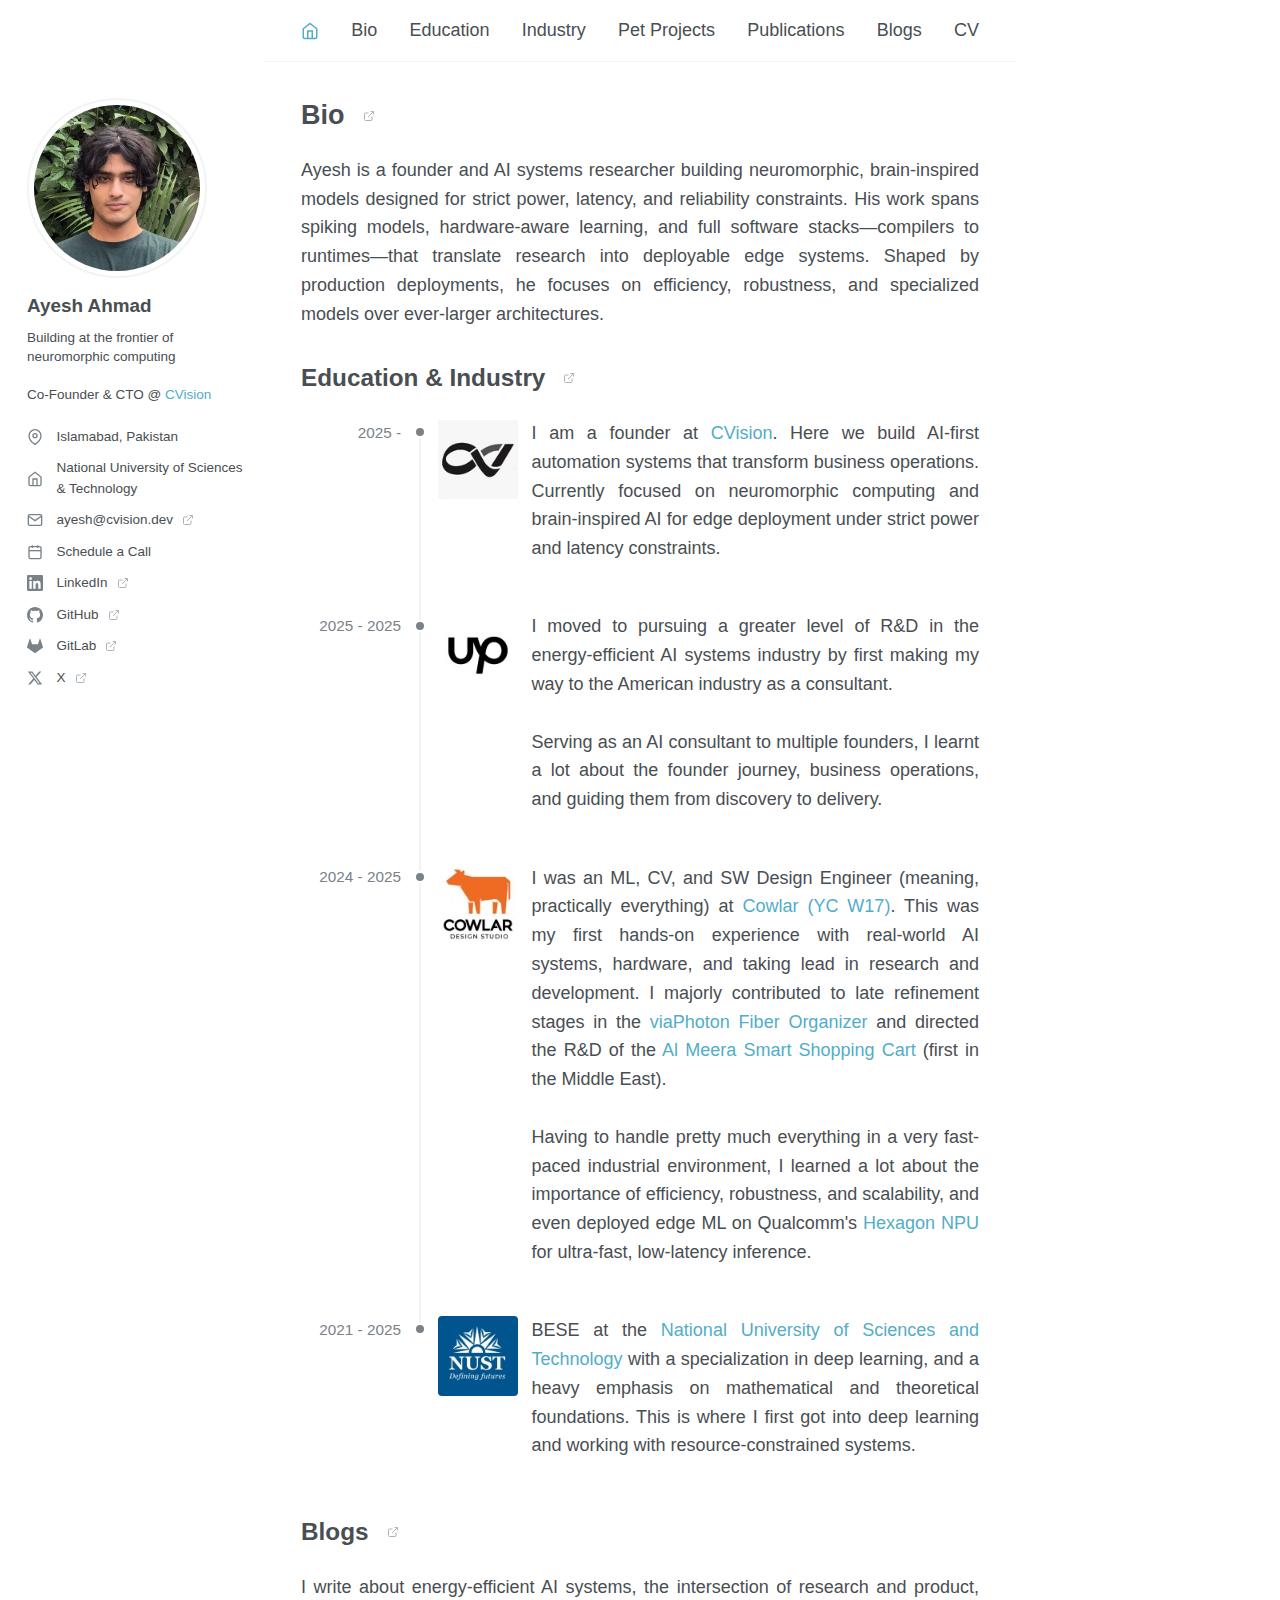
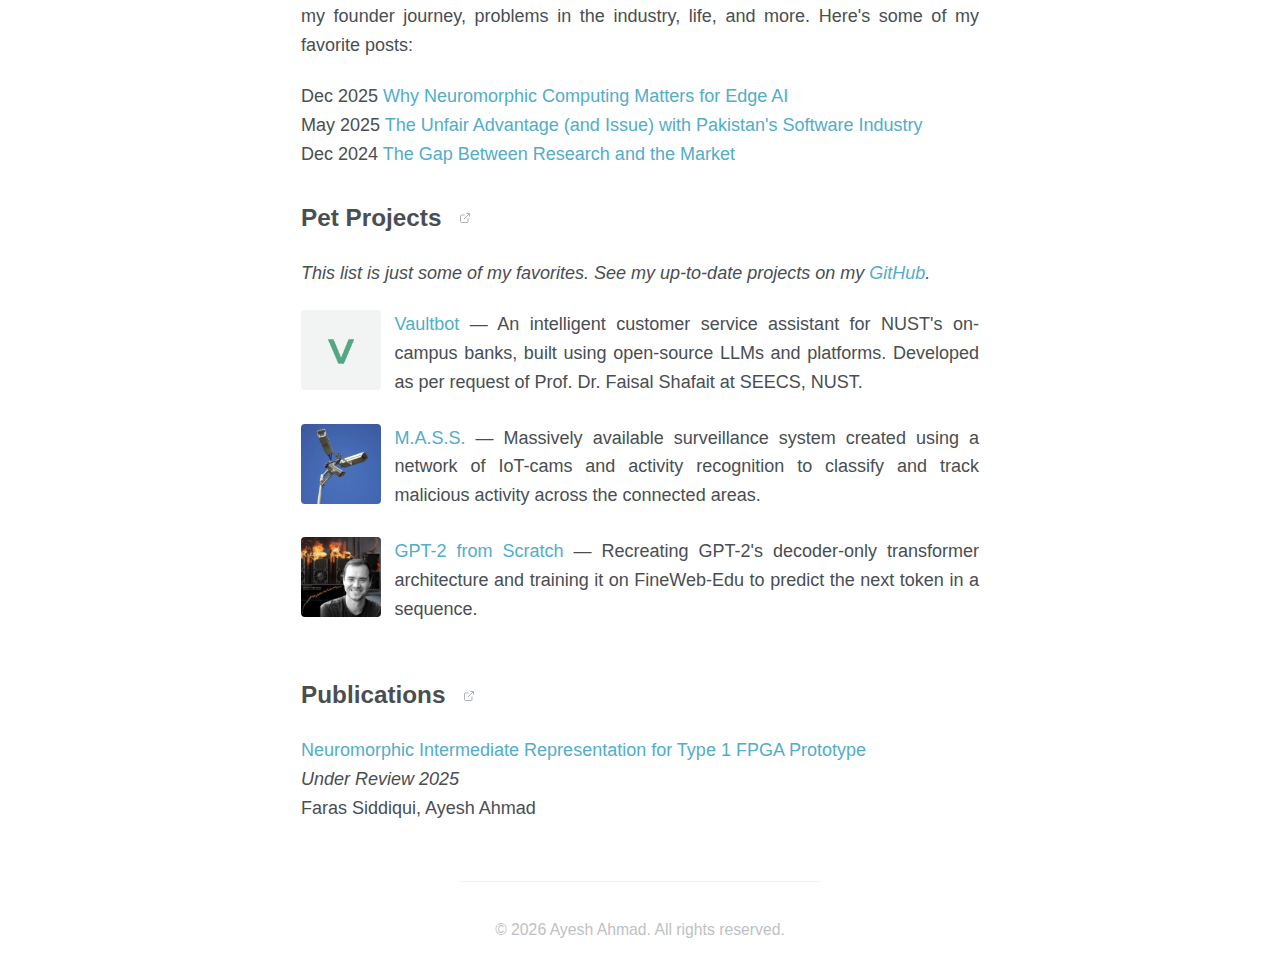
<file: index.html>
<!DOCTYPE html>
<html lang="en">
<head>
    <meta charset="UTF-8">
    <meta name="viewport" content="width=device-width, initial-scale=1.0">
    <meta name="description" content="Ayesh Ahmad - Founder and AI systems researcher building neuromorphic, brain-inspired models for edge deployment. Co-Founder & CTO at CVision.">
    <meta name="author" content="Ayesh Ahmad">
    <meta name="keywords" content="Ayesh Ahmad, neuromorphic computing, edge AI, machine learning, CVision, software engineer">
    
    <!-- Open Graph / Social Media -->
    <meta property="og:type" content="website">
    <meta property="og:url" content="https://a-ayesh.github.io/">
    <meta property="og:title" content="Ayesh Ahmad - Neuromorphic AI Researcher & Founder">
    <meta property="og:description" content="Building neuromorphic, brain-inspired AI systems for edge deployment under strict power and latency constraints.">
    <meta property="og:image" content="https://a-ayesh.github.io/images/profile.png">
    <meta name="twitter:card" content="summary">
    <meta name="twitter:site" content="@aayeshahmadd">
    
    <title>Ayesh Ahmad - Neuromorphic AI Researcher & Founder</title>
    <link rel="icon" href="favicon.svg" type="image/svg+xml">
    <link rel="canonical" href="https://a-ayesh.github.io/">
    <link rel="stylesheet" href="styles.css">
</head>
<body>
    <!-- Sidebar -->
    <aside class="sidebar">
        <div class="sidebar-content">
            <div class="profile-picture">
                <img src="images/profile.png" alt="Profile Picture" />
            </div>
            <h2 class="sidebar-name">Ayesh Ahmad</h2>
            <p class="sidebar-bio">Building at the frontier of neuromorphic computing <br><br>Co-Founder & CTO @ <a href="https://www.cvision.dev" target="_blank" rel="noopener noreferrer">CVision</a></p>
            <ul class="contact-list">
                <li>
                    <svg class="icon" width="16" height="16" viewBox="0 0 24 24" fill="none" stroke="currentColor" stroke-width="2">
                        <path d="M21 10c0 7-9 13-9 13s-9-6-9-13a9 9 0 0 1 18 0z"></path>
                        <circle cx="12" cy="10" r="3"></circle>
                    </svg>
                    <span>Islamabad, Pakistan</span>
                </li>
                <li>
                    <svg class="icon" width="16" height="16" viewBox="0 0 24 24" fill="none" stroke="currentColor" stroke-width="2">
                        <path d="M3 9l9-7 9 7v11a2 2 0 0 1-2 2H5a2 2 0 0 1-2-2z"></path>
                        <polyline points="9 22 9 12 15 12 15 22"></polyline>
                    </svg>
                    <span>National University of Sciences & Technology</span>
                </li>
                <li>
                    <a href="mailto:ayesh@cvision.dev" target="_blank" rel="noopener noreferrer" class="contact-link">
                        <svg class="icon" width="16" height="16" viewBox="0 0 24 24" fill="none" stroke="currentColor" stroke-width="2">
                            <path d="M4 4h16c1.1 0 2 .9 2 2v12c0 1.1-.9 2-2 2H4c-1.1 0-2-.9-2-2V6c0-1.1.9-2 2-2z"></path>
                            <polyline points="22,6 12,13 2,6"></polyline>
                        </svg>
                        <span>ayesh@cvision.dev</span>
                        <svg class="external-icon" width="12" height="12" viewBox="0 0 24 24" fill="none" stroke="currentColor" stroke-width="2">
                            <path d="M18 13v6a2 2 0 0 1-2 2H5a2 2 0 0 1-2-2V8a2 2 0 0 1 2-2h6"></path>
                            <polyline points="15 3 21 3 21 9"></polyline>
                            <line x1="10" y1="14" x2="21" y2="3"></line>
                        </svg>
                    </a>
                </li>
                <li>
                    <a href="#" class="contact-link calendly-link">
                        <svg class="icon" width="16" height="16" viewBox="0 0 24 24" fill="none" stroke="currentColor" stroke-width="2">
                            <rect x="3" y="4" width="18" height="18" rx="2" ry="2"></rect>
                            <line x1="16" y1="2" x2="16" y2="6"></line>
                            <line x1="8" y1="2" x2="8" y2="6"></line>
                            <line x1="3" y1="10" x2="21" y2="10"></line>
                        </svg>
                        <span>Schedule a Call</span>
                    </a>
                </li>
                <li>
                    <a href="https://www.linkedin.com/in/ayesh-ahmad" target="_blank" rel="noopener noreferrer" class="contact-link">
                        <svg class="icon" width="16" height="16" viewBox="0 0 24 24" fill="currentColor">
                            <path d="M20.447 20.452h-3.554v-5.569c0-1.328-.027-3.037-1.852-3.037-1.853 0-2.136 1.445-2.136 2.939v5.667H9.351V9h3.414v1.561h.046c.477-.9 1.637-1.85 3.37-1.85 3.601 0 4.267 2.37 4.267 5.455v6.286zM5.337 7.433c-1.144 0-2.063-.926-2.063-2.065 0-1.138.92-2.063 2.063-2.063 1.14 0 2.064.925 2.064 2.063 0 1.139-.925 2.065-2.064 2.065zm1.782 13.019H3.555V9h3.564v11.452zM22.225 0H1.771C.792 0 0 .774 0 1.729v20.542C0 23.227.792 24 1.771 24h20.451C23.2 24 24 23.227 24 22.271V1.729C24 .774 23.2 0 22.222 0h.003z"/>
                        </svg>
                        <span>LinkedIn</span>
                        <svg class="external-icon" width="12" height="12" viewBox="0 0 24 24" fill="none" stroke="currentColor" stroke-width="2">
                            <path d="M18 13v6a2 2 0 0 1-2 2H5a2 2 0 0 1-2-2V8a2 2 0 0 1 2-2h6"></path>
                            <polyline points="15 3 21 3 21 9"></polyline>
                            <line x1="10" y1="14" x2="21" y2="3"></line>
                        </svg>
                    </a>
                </li>
                <li>
                    <a href="https://github.com/a-ayesh" target="_blank" rel="noopener noreferrer" class="contact-link">
                        <svg class="icon" width="16" height="16" viewBox="0 0 24 24" fill="currentColor">
                            <path d="M12 0c-6.626 0-12 5.373-12 12 0 5.302 3.438 9.8 8.207 11.387.599.111.793-.261.793-.577v-2.234c-3.338.726-4.033-1.416-4.033-1.416-.546-1.387-1.333-1.756-1.333-1.756-1.089-.745.083-.729.083-.729 1.205.084 1.839 1.237 1.839 1.237 1.07 1.834 2.807 1.304 3.492.997.107-.775.418-1.305.762-1.604-2.665-.305-5.467-1.334-5.467-5.931 0-1.311.469-2.381 1.236-3.221-.124-.303-.535-1.524.117-3.176 0 0 1.008-.322 3.301 1.23.957-.266 1.983-.399 3.003-.404 1.02.005 2.047.138 3.006.404 2.291-1.552 3.297-1.23 3.297-1.23.653 1.653.242 2.874.118 3.176.77.84 1.235 1.911 1.235 3.221 0 4.609-2.807 5.624-5.479 5.921.43.372.823 1.102.823 2.222v3.293c0 .319.192.694.801.576 4.765-1.589 8.199-6.086 8.199-11.386 0-6.627-5.373-12-12-12z"/>
                        </svg>
                        <span>GitHub</span>
                        <svg class="external-icon" width="12" height="12" viewBox="0 0 24 24" fill="none" stroke="currentColor" stroke-width="2">
                            <path d="M18 13v6a2 2 0 0 1-2 2H5a2 2 0 0 1-2-2V8a2 2 0 0 1 2-2h6"></path>
                            <polyline points="15 3 21 3 21 9"></polyline>
                            <line x1="10" y1="14" x2="21" y2="3"></line>
                        </svg>
                    </a>
                </li>
                <li>
                    <a href="https://gitlab.com/a-ayesh" target="_blank" rel="noopener noreferrer" class="contact-link">
                        <svg class="icon" width="16" height="16" viewBox="0 0 24 24" fill="currentColor">
                            <path d="M23.955 13.587l-1.342-4.135-2.664-8.189c-.135-.423-.73-.423-.867 0L16.418 9.45H7.582L4.919 1.263c-.135-.423-.73-.423-.867 0L1.388 9.452.046 13.587c-.121.375.014.789.331 1.023L12 23.054l11.623-8.443c.318-.235.453-.647.332-1.024"/>
                        </svg>
                        <span>GitLab</span>
                        <svg class="external-icon" width="12" height="12" viewBox="0 0 24 24" fill="none" stroke="currentColor" stroke-width="2">
                            <path d="M18 13v6a2 2 0 0 1-2 2H5a2 2 0 0 1-2-2V8a2 2 0 0 1 2-2h6"></path>
                            <polyline points="15 3 21 3 21 9"></polyline>
                            <line x1="10" y1="14" x2="21" y2="3"></line>
                        </svg>
                    </a>
                </li>
                <li>
                    <a href="https://x.com/aayeshahmadd" target="_blank" rel="noopener noreferrer" class="contact-link">
                        <svg class="icon" width="16" height="16" viewBox="0 0 24 24" fill="currentColor">
                            <path d="M18.244 2.25h3.308l-7.227 8.26 8.502 11.24H16.17l-5.214-6.817L4.99 21.75H1.68l7.73-8.835L1.254 2.25H8.08l4.713 6.231zm-1.161 17.52h1.833L7.084 4.126H5.117z"/>
                        </svg>
                        <span>X</span>
                        <svg class="external-icon" width="12" height="12" viewBox="0 0 24 24" fill="none" stroke="currentColor" stroke-width="2">
                            <path d="M18 13v6a2 2 0 0 1-2 2H5a2 2 0 0 1-2-2V8a2 2 0 0 1 2-2h6"></path>
                            <polyline points="15 3 21 3 21 9"></polyline>
                            <line x1="10" y1="14" x2="21" y2="3"></line>
                        </svg>
                    </a>
                </li>
            </ul>
        </div>
    </aside>

    <!-- Main Content Area -->
    <div class="main-container">
        <!-- Navbar -->
        <nav class="navbar">
            <div class="navbar-content">
                <button class="menu-toggle" aria-label="Toggle Menu" aria-expanded="false">
                    <svg width="24" height="24" viewBox="0 0 24 24" fill="none" stroke="currentColor" stroke-width="2">
                        <line x1="3" y1="12" x2="21" y2="12"></line>
                        <line x1="3" y1="6" x2="21" y2="6"></line>
                        <line x1="3" y1="18" x2="21" y2="18"></line>
                    </svg>
                </button>
                <a href="index.html" class="navbar-home-icon active" title="Portfolio">
                    <svg width="18" height="18" viewBox="0 0 24 24" fill="none" stroke="currentColor" stroke-width="2">
                        <path d="M3 9l9-7 9 7v11a2 2 0 0 1-2 2H5a2 2 0 0 1-2-2z"></path>
                        <polyline points="9 22 9 12 15 12 15 22"></polyline>
                    </svg>
                </a>
                <div class="navbar-right">
                    <a href="index.html" class="nav-link home-icon active" title="Portfolio">
                        <svg width="18" height="18" viewBox="0 0 24 24" fill="none" stroke="currentColor" stroke-width="2">
                            <path d="M3 9l9-7 9 7v11a2 2 0 0 1-2 2H5a2 2 0 0 1-2-2z"></path>
                            <polyline points="9 22 9 12 15 12 15 22"></polyline>
                        </svg>
                    </a>
                    <a href="bio.html" class="nav-link">Bio</a>
                    <a href="education.html" class="nav-link">Education</a>
                    <a href="industry.html" class="nav-link">Industry</a>
                    <a href="pet-projects.html" class="nav-link">Pet Projects</a>
                    <a href="publications.html" class="nav-link">Publications</a>
                    <a href="blogs.html" class="nav-link">Blogs</a>
                    <a href="files/resume.pdf" class="nav-link" target="_blank" rel="noopener noreferrer">CV</a>
                </div>
            </div>
        </nav>

        <!-- Main Content -->
        <main class="content">
            <h1 class="main-title">
                <a href="bio.html" class="section-title-link">
                    Bio
                    <svg class="external-icon" width="12" height="12" viewBox="0 0 24 24" fill="none" stroke="currentColor" stroke-width="2">
                        <path d="M18 13v6a2 2 0 0 1-2 2H5a2 2 0 0 1-2-2V8a2 2 0 0 1 2-2h6"></path>
                        <polyline points="15 3 21 3 21 9"></polyline>
                        <line x1="10" y1="14" x2="21" y2="3"></line>
                    </svg>
                </a>
            </h1>
            
            <p>Ayesh is a founder and AI systems researcher building neuromorphic, brain-inspired models designed for strict power, latency, and reliability constraints. His work spans spiking models, hardware-aware learning, and full software stacks—compilers to runtimes—that translate research into deployable edge systems. Shaped by production deployments, he focuses on efficiency, robustness, and specialized models over ever-larger architectures.</p>

            <h2 class="section-title">
                <a href="education.html" class="section-title-link">
                    Education
                </a> & <a href="industry.html" class="section-title-link">
                    Industry
                    <svg class="external-icon" width="12" height="12" viewBox="0 0 24 24" fill="none" stroke="currentColor" stroke-width="2">
                        <path d="M18 13v6a2 2 0 0 1-2 2H5a2 2 0 0 1-2-2V8a2 2 0 0 1 2-2h6"></path>
                        <polyline points="15 3 21 3 21 9"></polyline>
                        <line x1="10" y1="14" x2="21" y2="3"></line>
                    </svg>
                </a>
            </h2>
            
            <div class="timeline">
                <!-- CVision -->
                <div class="timeline-item">
                    <div class="timeline-date">2025 -</div>
                    <div class="timeline-marker">
                        <div class="timeline-dot"></div>
                        <div class="timeline-line"></div>
                    </div>
                    <div class="timeline-content">
                        <img src="images/cvision.jpeg" alt="CVision" class="timeline-logo" loading="lazy" />
                        <div class="timeline-text">
                            <p class="timeline-description">I am a founder at <a href="https://www.cvision.dev" target="_blank" rel="noopener noreferrer">CVision</a>. Here we build AI-first automation systems that transform business operations. Currently focused on neuromorphic computing and brain-inspired AI for edge deployment under strict power and latency constraints.</p>
                        </div>
                    </div>
                </div>

                <!-- Upwork -->
                <div class="timeline-item">
                    <div class="timeline-date">2025 - 2025</div>
                    <div class="timeline-marker">
                        <div class="timeline-dot"></div>
                        <div class="timeline-line"></div>
                    </div>
                    <div class="timeline-content">
                        <img src="images/upwork.jpeg" alt="Upwork" class="timeline-logo" loading="lazy" />
                        <div class="timeline-text">
                            <p class="timeline-description">I moved to pursuing a greater level of R&D in the energy-efficient AI systems industry by first making my way to the American industry as a consultant.<br><br>Serving as an AI consultant to multiple founders, I learnt a lot about the founder journey, business operations, and guiding them from discovery to delivery.</p>
                        </div>
                    </div>
                </div>

                <!-- Cowlar -->
                <div class="timeline-item">
                    <div class="timeline-date">2024 - 2025</div>
                    <div class="timeline-marker">
                        <div class="timeline-dot"></div>
                        <div class="timeline-line"></div>
                    </div>
                    <div class="timeline-content">
                        <img src="images/cowlar.jpeg" alt="Cowlar (YC W17)" class="timeline-logo" loading="lazy" />
                        <div class="timeline-text">
                            <p class="timeline-description">I was an ML, CV, and SW Design Engineer (meaning, practically everything) at <a href="https://cowlardesignstudio.com/" target="_blank" rel="noopener noreferrer">Cowlar (YC W17)</a>. This was my first hands-on experience with real-world AI systems, hardware, and taking lead in research and development. I majorly contributed to late refinement stages in the <a href="https://patents.google.com/patent/US12001073B2" target="_blank" rel="noopener noreferrer">viaPhoton Fiber Organizer</a> and directed the R&D of the <a href="https://www.almeera.com.qa/events/news/al-meera-unveils-cutting-edge-smart-shopping-carts-first-time-middle-east" target="_blank" rel="noopener noreferrer">Al Meera Smart Shopping Cart</a> (first in the Middle East).<br><br>Having to handle pretty much everything in a very fast-paced industrial environment, I learned a lot about the importance of efficiency, robustness, and scalability, and even deployed edge ML on Qualcomm's <a href="https://www.qualcomm.com/developer/software/hexagon-npu-sdk" target="_blank" rel="noopener noreferrer">Hexagon NPU</a> for ultra-fast, low-latency inference.</p>
                        </div>
                    </div>
                </div>

                <!-- NUST -->
                <div class="timeline-item">
                    <div class="timeline-date">2021 - 2025</div>
                    <div class="timeline-marker">
                        <div class="timeline-dot"></div>
                        <div class="timeline-line"></div>
                    </div>
                    <div class="timeline-content">
                        <img src="images/nust.jpeg" alt="NUST" class="timeline-logo" loading="lazy" />
                        <div class="timeline-text">
                            <p class="timeline-description">BESE at the <a href="https://nust.edu.pk/" target="_blank" rel="noopener noreferrer">National University of Sciences and Technology</a> with a specialization in deep learning, and a heavy emphasis on mathematical and theoretical foundations. This is where I first got into deep learning and working with resource-constrained systems.</p>
                        </div>
                    </div>
                </div>
            </div>

            <h2 class="section-title">
                <a href="blogs.html" class="section-title-link">
                    Blogs
                    <svg class="external-icon" width="12" height="12" viewBox="0 0 24 24" fill="none" stroke="currentColor" stroke-width="2">
                        <path d="M18 13v6a2 2 0 0 1-2 2H5a2 2 0 0 1-2-2V8a2 2 0 0 1 2-2h6"></path>
                        <polyline points="15 3 21 3 21 9"></polyline>
                        <line x1="10" y1="14" x2="21" y2="3"></line>
                    </svg>
                </a>
            </h2>
            
            <p>I write about energy-efficient AI systems, the intersection of research and product, my founder journey, problems in the industry, life, and more. Here's some of my favorite posts:</p>
            
            <p>Dec 2025<a href="blog/neuromorphic-computing-edge-ai.html"> Why Neuromorphic Computing Matters for Edge AI</a><br>
            May 2025<a href="blog/pakistan-software-industry.html"> The Unfair Advantage (and Issue) with Pakistan's Software Industry</a><br>
            Dec 2024<a href="blog/research-market-gap.html"> The Gap Between Research and the Market</a></p>

            <h2 class="section-title">
                <a href="pet-projects.html" class="section-title-link">
                    Pet Projects
                    <svg class="external-icon" width="12" height="12" viewBox="0 0 24 24" fill="none" stroke="currentColor" stroke-width="2">
                        <path d="M18 13v6a2 2 0 0 1-2 2H5a2 2 0 0 1-2-2V8a2 2 0 0 1 2-2h6"></path>
                        <polyline points="15 3 21 3 21 9"></polyline>
                        <line x1="10" y1="14" x2="21" y2="3"></line>
                    </svg>
                </a>
            </h2>
            
            <p><em>This list is just some of my favorites. See my up-to-date projects on my <a href="https://github.com/a-ayesh" target="_blank" rel="noopener noreferrer">GitHub</a>.</em></p>
            
            <div class="project-list">
                <div class="project-item">
                    <div class="project-content">
                        <img src="images/vaultbot.png" alt="Vaultbot" class="project-logo" loading="lazy" />
                        <div class="project-text">
                            <p class="project-description"><a href="https://github.com/a-ayesh/vaultbot" target="_blank" rel="noopener noreferrer">Vaultbot</a> — An intelligent customer service assistant for NUST's on-campus banks, built using open-source LLMs and platforms. Developed as per request of Prof. Dr. Faisal Shafait at SEECS, NUST.</p>
                        </div>
                    </div>
                </div>

                <div class="project-item">
                    <div class="project-content">
                        <img src="images/mass.png" alt="M.A.S.S." class="project-logo" loading="lazy" />
                        <div class="project-text">
                            <p class="project-description"><a href="https://github.com/a-ayesh/mass" target="_blank" rel="noopener noreferrer">M.A.S.S.</a> — Massively available surveillance system created using a network of IoT-cams and activity recognition to classify and track malicious activity across the connected areas.</p>
                        </div>
                    </div>
                </div>

                <div class="project-item">
                    <div class="project-content">
                        <img src="images/gpt2.png" alt="GPT-2 from Scratch" class="project-logo" loading="lazy" />
                        <div class="project-text">
                            <p class="project-description"><a href="https://github.com/karpathy/minGPT" target="_blank" rel="noopener noreferrer">GPT-2 from Scratch</a> — Recreating GPT-2's decoder-only transformer architecture and training it on FineWeb-Edu to predict the next token in a sequence.</p>
                        </div>
                    </div>
                </div>
            </div>

            <h2 class="section-title">
                <a href="publications.html" class="section-title-link">
                    Publications
                    <svg class="external-icon" width="12" height="12" viewBox="0 0 24 24" fill="none" stroke="currentColor" stroke-width="2">
                        <path d="M18 13v6a2 2 0 0 1-2 2H5a2 2 0 0 1-2-2V8a2 2 0 0 1 2-2h6"></path>
                        <polyline points="15 3 21 3 21 9"></polyline>
                        <line x1="10" y1="14" x2="21" y2="3"></line>
                    </svg>
                </a>
            </h2>
            
            <p><a href="publications.html">Neuromorphic Intermediate Representation for Type 1 FPGA Prototype</a><br><em>Under Review 2025 </em><br>Faras Siddiqui, Ayesh Ahmad</p>
        </main>
        
        <!-- Footer -->
        <footer class="site-footer">
            <p>&copy; 2026 Ayesh Ahmad. All rights reserved.</p>
        </footer>
    </div>

    <script src="script.js"></script>
</body>
</html>
</file>
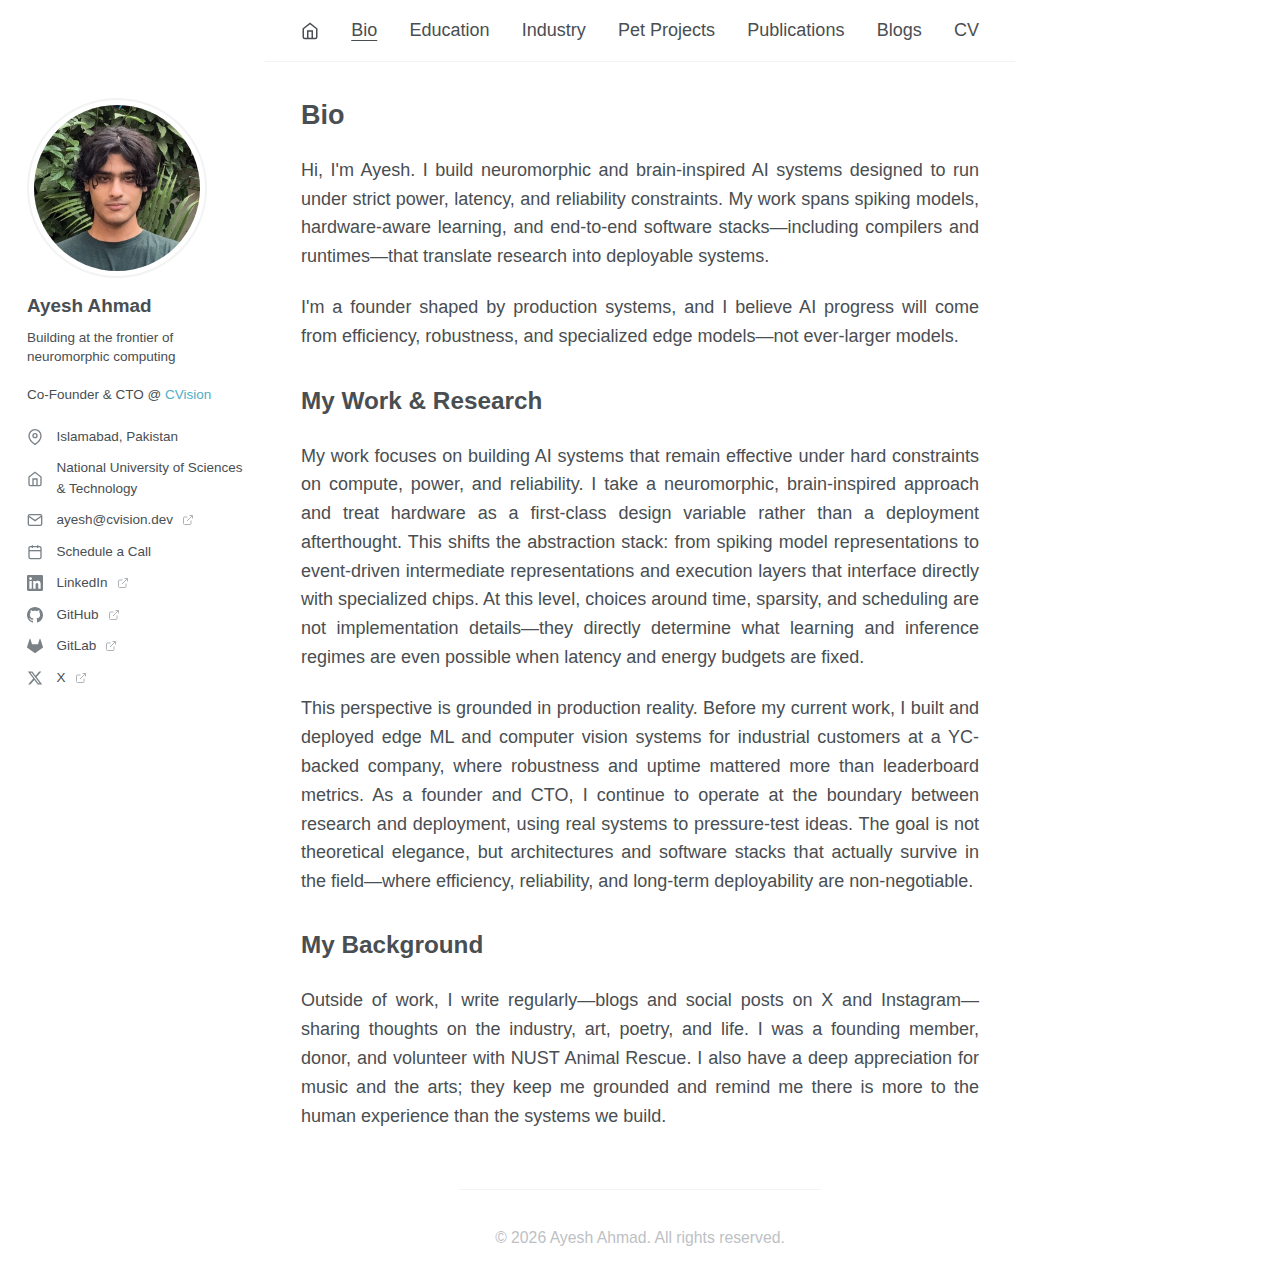
<file: bio.html>
<!DOCTYPE html>
<html lang="en">
<head>
    <meta charset="UTF-8">
    <meta name="viewport" content="width=device-width, initial-scale=1.0">
    <meta name="description" content="Bio - Ayesh Ahmad builds neuromorphic AI systems under strict power and latency constraints. Founder shaped by production systems, focused on efficiency and edge deployment.">
    <meta name="author" content="Ayesh Ahmad">
    
    <!-- Open Graph / Social Media -->
    <meta property="og:type" content="website">
    <meta property="og:url" content="https://a-ayesh.github.io/bio.html">
    <meta property="og:title" content="Bio - Ayesh Ahmad">
    <meta property="og:description" content="Building neuromorphic AI systems under strict power and latency constraints. Founder focused on efficiency and edge deployment.">
    <meta property="og:image" content="https://a-ayesh.github.io/images/profile.png">
    <meta name="twitter:card" content="summary">
    
    <title>Bio - Ayesh Ahmad</title>
    <link rel="icon" href="favicon.svg" type="image/svg+xml">
    <link rel="canonical" href="https://a-ayesh.github.io/bio.html">
    <link rel="stylesheet" href="styles.css">
</head>
<body>
    <!-- Sidebar -->
    <aside class="sidebar">
        <div class="sidebar-content">
            <div class="profile-picture">
                <img src="images/profile.png" alt="Profile Picture" />
            </div>
            <h2 class="sidebar-name">Ayesh Ahmad</h2>
            <p class="sidebar-bio">Building at the frontier of neuromorphic computing <br><br>Co-Founder & CTO @ <a href="https://www.cvision.dev" target="_blank" rel="noopener noreferrer">CVision</a></p>
            <ul class="contact-list">
                <li>
                    <svg class="icon" width="16" height="16" viewBox="0 0 24 24" fill="none" stroke="currentColor" stroke-width="2">
                        <path d="M21 10c0 7-9 13-9 13s-9-6-9-13a9 9 0 0 1 18 0z"></path>
                        <circle cx="12" cy="10" r="3"></circle>
                    </svg>
                    <span>Islamabad, Pakistan</span>
                </li>
                <li>
                    <svg class="icon" width="16" height="16" viewBox="0 0 24 24" fill="none" stroke="currentColor" stroke-width="2">
                        <path d="M3 9l9-7 9 7v11a2 2 0 0 1-2 2H5a2 2 0 0 1-2-2z"></path>
                        <polyline points="9 22 9 12 15 12 15 22"></polyline>
                    </svg>
                    <span>National University of Sciences & Technology</span>
                </li>
                <li>
                    <a href="mailto:ayesh@cvision.dev" target="_blank" rel="noopener noreferrer" class="contact-link">
                        <svg class="icon" width="16" height="16" viewBox="0 0 24 24" fill="none" stroke="currentColor" stroke-width="2">
                            <path d="M4 4h16c1.1 0 2 .9 2 2v12c0 1.1-.9 2-2 2H4c-1.1 0-2-.9-2-2V6c0-1.1.9-2 2-2z"></path>
                            <polyline points="22,6 12,13 2,6"></polyline>
                        </svg>
                        <span>ayesh@cvision.dev</span>
                        <svg class="external-icon" width="12" height="12" viewBox="0 0 24 24" fill="none" stroke="currentColor" stroke-width="2">
                            <path d="M18 13v6a2 2 0 0 1-2 2H5a2 2 0 0 1-2-2V8a2 2 0 0 1 2-2h6"></path>
                            <polyline points="15 3 21 3 21 9"></polyline>
                            <line x1="10" y1="14" x2="21" y2="3"></line>
                        </svg>
                    </a>
                </li>
                <li>
                    <a href="#" class="contact-link calendly-link">
                        <svg class="icon" width="16" height="16" viewBox="0 0 24 24" fill="none" stroke="currentColor" stroke-width="2">
                            <rect x="3" y="4" width="18" height="18" rx="2" ry="2"></rect>
                            <line x1="16" y1="2" x2="16" y2="6"></line>
                            <line x1="8" y1="2" x2="8" y2="6"></line>
                            <line x1="3" y1="10" x2="21" y2="10"></line>
                        </svg>
                        <span>Schedule a Call</span>
                    </a>
                </li>
                <li>
                    <a href="https://www.linkedin.com/in/ayesh-ahmad" target="_blank" rel="noopener noreferrer" class="contact-link">
                        <svg class="icon" width="16" height="16" viewBox="0 0 24 24" fill="currentColor">
                            <path d="M20.447 20.452h-3.554v-5.569c0-1.328-.027-3.037-1.852-3.037-1.853 0-2.136 1.445-2.136 2.939v5.667H9.351V9h3.414v1.561h.046c.477-.9 1.637-1.85 3.37-1.85 3.601 0 4.267 2.37 4.267 5.455v6.286zM5.337 7.433c-1.144 0-2.063-.926-2.063-2.065 0-1.138.92-2.063 2.063-2.063 1.14 0 2.064.925 2.064 2.063 0 1.139-.925 2.065-2.064 2.065zm1.782 13.019H3.555V9h3.564v11.452zM22.225 0H1.771C.792 0 0 .774 0 1.729v20.542C0 23.227.792 24 1.771 24h20.451C23.2 24 24 23.227 24 22.271V1.729C24 .774 23.2 0 22.222 0h.003z"/>
                        </svg>
                        <span>LinkedIn</span>
                        <svg class="external-icon" width="12" height="12" viewBox="0 0 24 24" fill="none" stroke="currentColor" stroke-width="2">
                            <path d="M18 13v6a2 2 0 0 1-2 2H5a2 2 0 0 1-2-2V8a2 2 0 0 1 2-2h6"></path>
                            <polyline points="15 3 21 3 21 9"></polyline>
                            <line x1="10" y1="14" x2="21" y2="3"></line>
                        </svg>
                    </a>
                </li>
                <li>
                    <a href="https://github.com/a-ayesh" target="_blank" rel="noopener noreferrer" class="contact-link">
                        <svg class="icon" width="16" height="16" viewBox="0 0 24 24" fill="currentColor">
                            <path d="M12 0c-6.626 0-12 5.373-12 12 0 5.302 3.438 9.8 8.207 11.387.599.111.793-.261.793-.577v-2.234c-3.338.726-4.033-1.416-4.033-1.416-.546-1.387-1.333-1.756-1.333-1.756-1.089-.745.083-.729.083-.729 1.205.084 1.839 1.237 1.839 1.237 1.07 1.834 2.807 1.304 3.492.997.107-.775.418-1.305.762-1.604-2.665-.305-5.467-1.334-5.467-5.931 0-1.311.469-2.381 1.236-3.221-.124-.303-.535-1.524.117-3.176 0 0 1.008-.322 3.301 1.23.957-.266 1.983-.399 3.003-.404 1.02.005 2.047.138 3.006.404 2.291-1.552 3.297-1.23 3.297-1.23.653 1.653.242 2.874.118 3.176.77.84 1.235 1.911 1.235 3.221 0 4.609-2.807 5.624-5.479 5.921.43.372.823 1.102.823 2.222v3.293c0 .319.192.694.801.576 4.765-1.589 8.199-6.086 8.199-11.386 0-6.627-5.373-12-12-12z"/>
                        </svg>
                        <span>GitHub</span>
                        <svg class="external-icon" width="12" height="12" viewBox="0 0 24 24" fill="none" stroke="currentColor" stroke-width="2">
                            <path d="M18 13v6a2 2 0 0 1-2 2H5a2 2 0 0 1-2-2V8a2 2 0 0 1 2-2h6"></path>
                            <polyline points="15 3 21 3 21 9"></polyline>
                            <line x1="10" y1="14" x2="21" y2="3"></line>
                        </svg>
                    </a>
                </li>
                <li>
                    <a href="https://gitlab.com/a-ayesh" target="_blank" rel="noopener noreferrer" class="contact-link">
                        <svg class="icon" width="16" height="16" viewBox="0 0 24 24" fill="currentColor">
                            <path d="M23.955 13.587l-1.342-4.135-2.664-8.189c-.135-.423-.73-.423-.867 0L16.418 9.45H7.582L4.919 1.263c-.135-.423-.73-.423-.867 0L1.388 9.452.046 13.587c-.121.375.014.789.331 1.023L12 23.054l11.623-8.443c.318-.235.453-.647.332-1.024"/>
                        </svg>
                        <span>GitLab</span>
                        <svg class="external-icon" width="12" height="12" viewBox="0 0 24 24" fill="none" stroke="currentColor" stroke-width="2">
                            <path d="M18 13v6a2 2 0 0 1-2 2H5a2 2 0 0 1-2-2V8a2 2 0 0 1 2-2h6"></path>
                            <polyline points="15 3 21 3 21 9"></polyline>
                            <line x1="10" y1="14" x2="21" y2="3"></line>
                        </svg>
                    </a>
                </li>
                <li>
                    <a href="https://x.com/aayeshahmadd" target="_blank" rel="noopener noreferrer" class="contact-link">
                        <svg class="icon" width="16" height="16" viewBox="0 0 24 24" fill="currentColor">
                            <path d="M18.244 2.25h3.308l-7.227 8.26 8.502 11.24H16.17l-5.214-6.817L4.99 21.75H1.68l7.73-8.835L1.254 2.25H8.08l4.713 6.231zm-1.161 17.52h1.833L7.084 4.126H5.117z"/>
                        </svg>
                        <span>X</span>
                        <svg class="external-icon" width="12" height="12" viewBox="0 0 24 24" fill="none" stroke="currentColor" stroke-width="2">
                            <path d="M18 13v6a2 2 0 0 1-2 2H5a2 2 0 0 1-2-2V8a2 2 0 0 1 2-2h6"></path>
                            <polyline points="15 3 21 3 21 9"></polyline>
                            <line x1="10" y1="14" x2="21" y2="3"></line>
                        </svg>
                    </a>
                </li>
            </ul>
        </div>
    </aside>

    <!-- Main Content Area -->
    <div class="main-container">
        <!-- Navbar -->
        <nav class="navbar">
            <div class="navbar-content">
                <button class="menu-toggle" aria-label="Toggle Menu" aria-expanded="false">
                    <svg width="24" height="24" viewBox="0 0 24 24" fill="none" stroke="currentColor" stroke-width="2">
                        <line x1="3" y1="12" x2="21" y2="12"></line>
                        <line x1="3" y1="6" x2="21" y2="6"></line>
                        <line x1="3" y1="18" x2="21" y2="18"></line>
                    </svg>
                </button>
                <a href="index.html" class="navbar-home-icon" title="Portfolio">
                    <svg width="18" height="18" viewBox="0 0 24 24" fill="none" stroke="currentColor" stroke-width="2">
                        <path d="M3 9l9-7 9 7v11a2 2 0 0 1-2 2H5a2 2 0 0 1-2-2z"></path>
                        <polyline points="9 22 9 12 15 12 15 22"></polyline>
                    </svg>
                </a>
                <div class="navbar-right">
                    <a href="index.html" class="nav-link home-icon" title="Portfolio">
                        <svg width="18" height="18" viewBox="0 0 24 24" fill="none" stroke="currentColor" stroke-width="2">
                            <path d="M3 9l9-7 9 7v11a2 2 0 0 1-2 2H5a2 2 0 0 1-2-2z"></path>
                            <polyline points="9 22 9 12 15 12 15 22"></polyline>
                        </svg>
                    </a>
                    <a href="bio.html" class="nav-link active">Bio</a>
                    <a href="education.html" class="nav-link">Education</a>
                    <a href="industry.html" class="nav-link">Industry</a>
                    <a href="pet-projects.html" class="nav-link">Pet Projects</a>
                    <a href="publications.html" class="nav-link">Publications</a>
                    <a href="blogs.html" class="nav-link">Blogs</a>
                    <a href="files/resume.pdf" class="nav-link" target="_blank" rel="noopener noreferrer">CV</a>
                </div>
            </div>
        </nav>

        <!-- Main Content -->
        <main class="content">
            <h1 class="main-title">Bio</h1>
            
            <p>Hi, I'm Ayesh. I build neuromorphic and brain-inspired AI systems designed to run under strict power, latency, and reliability constraints. My work spans spiking models, hardware-aware learning, and end-to-end software stacks—including compilers and runtimes—that translate research into deployable systems.</p>
            
            <p>I'm a founder shaped by production systems, and I believe AI progress will come from efficiency, robustness, and specialized edge models—not ever-larger models.</p>

            <h2 class="section-title">My Work & Research</h2>
            
            <p>My work focuses on building AI systems that remain effective under hard constraints on compute, power, and reliability. I take a neuromorphic, brain-inspired approach and treat hardware as a first-class design variable rather than a deployment afterthought. This shifts the abstraction stack: from spiking model representations to event-driven intermediate representations and execution layers that interface directly with specialized chips. At this level, choices around time, sparsity, and scheduling are not implementation details—they directly determine what learning and inference regimes are even possible when latency and energy budgets are fixed.</p>
            
            <p>This perspective is grounded in production reality. Before my current work, I built and deployed edge ML and computer vision systems for industrial customers at a YC-backed company, where robustness and uptime mattered more than leaderboard metrics. As a founder and CTO, I continue to operate at the boundary between research and deployment, using real systems to pressure-test ideas. The goal is not theoretical elegance, but architectures and software stacks that actually survive in the field—where efficiency, reliability, and long-term deployability are non-negotiable.</p>

            <h2 class="section-title">My Background</h2>

            <p>Outside of work, I write regularly—blogs and social posts on X and Instagram—sharing thoughts on the industry, art, poetry, and life. I was a founding member, donor, and volunteer with NUST Animal Rescue. I also have a deep appreciation for music and the arts; they keep me grounded and remind me there is more to the human experience than the systems we build.</p>
        </main>
        
        <!-- Footer -->
        <footer class="site-footer">
            <p>&copy; 2026 Ayesh Ahmad. All rights reserved.</p>
        </footer>
    </div>

    <script src="script.js"></script>
</body>
</html>
</file>
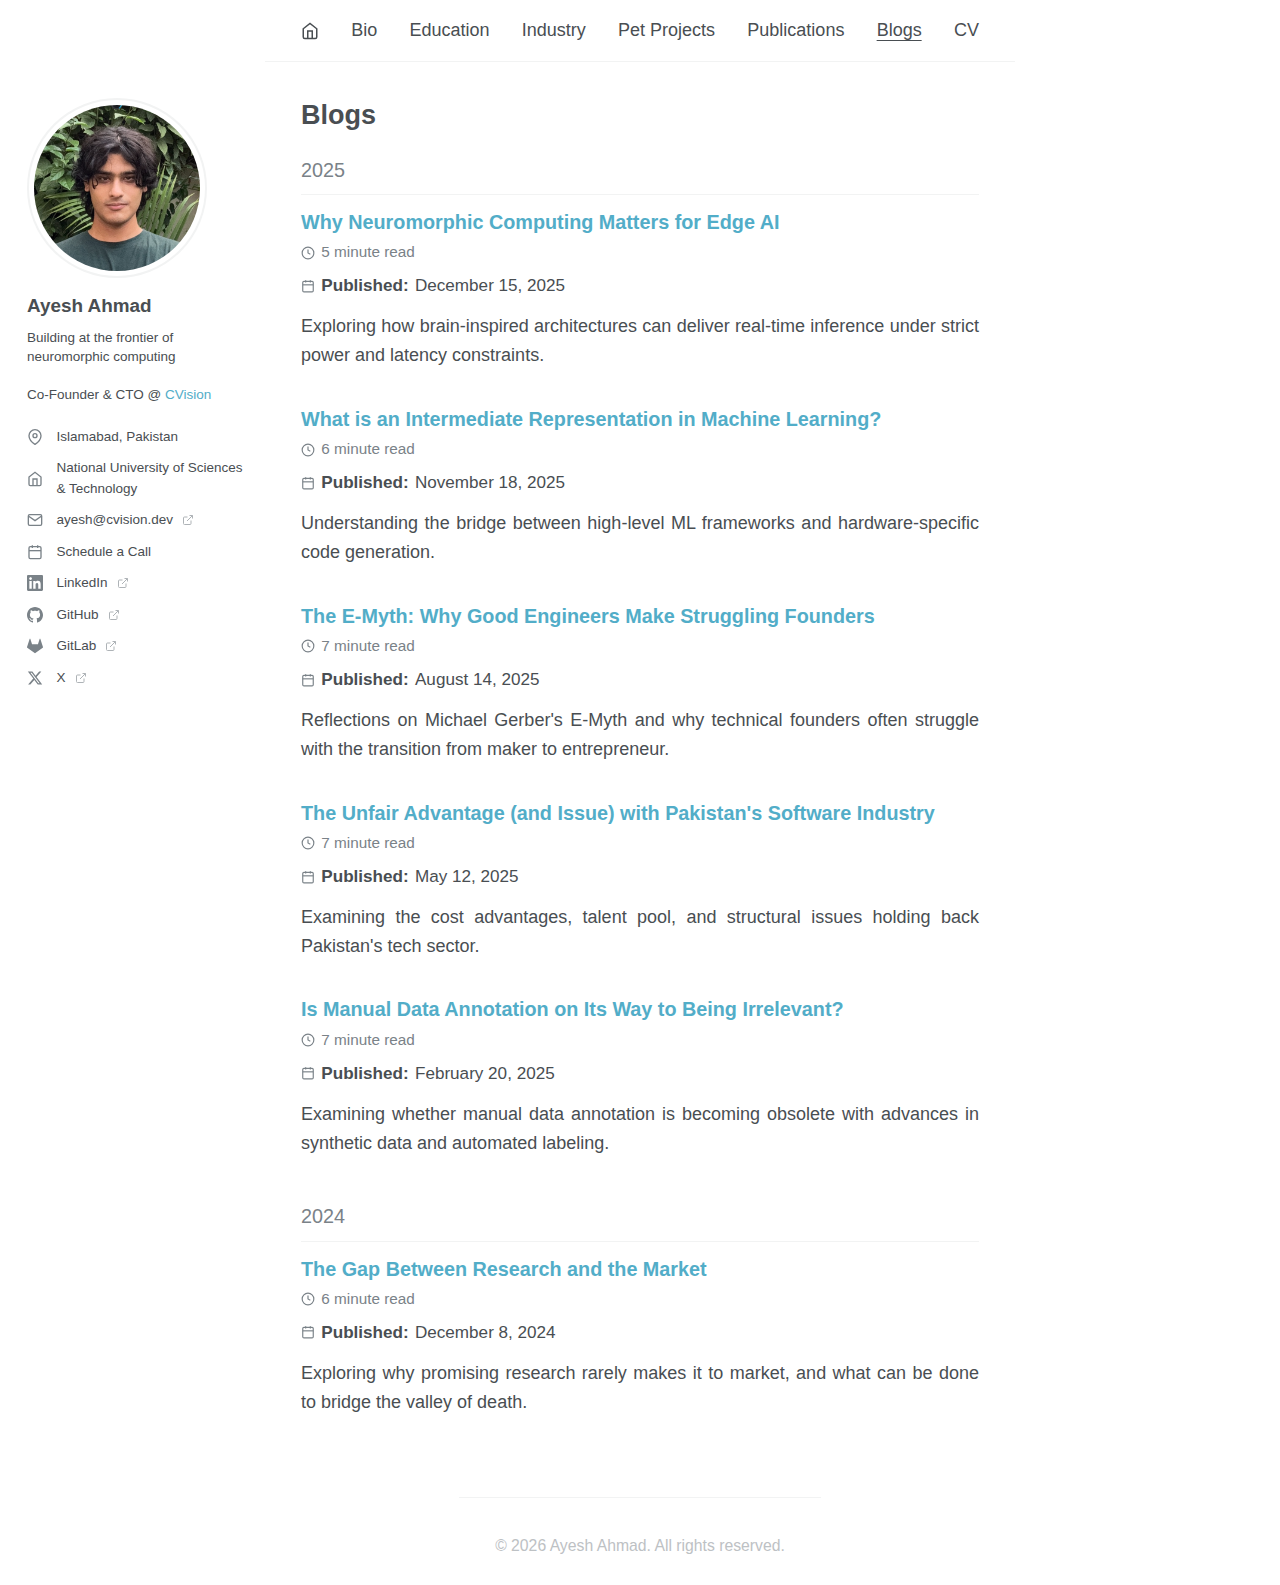
<file: blogs.html>
<!DOCTYPE html>
<html lang="en">
<head>
    <meta charset="UTF-8">
    <meta name="viewport" content="width=device-width, initial-scale=1.0">
    <meta name="description" content="Blog - Ayesh Ahmad. Writing about neuromorphic computing, edge AI systems, and the intersection of research and production deployment.">
    <meta name="author" content="Ayesh Ahmad">
    
    <!-- Open Graph / Social Media -->
    <meta property="og:type" content="website">
    <meta property="og:url" content="https://a-ayesh.github.io/blogs.html">
    <meta property="og:title" content="Blog - Ayesh Ahmad">
    <meta property="og:description" content="Writing about neuromorphic computing, edge AI systems, and the intersection of research and production deployment.">
    <meta property="og:image" content="https://a-ayesh.github.io/images/profile.png">
    <meta name="twitter:card" content="summary">
    
    <title>Blog - Ayesh Ahmad</title>
    <link rel="icon" href="favicon.svg" type="image/svg+xml">
    <link rel="canonical" href="https://a-ayesh.github.io/blogs.html">
    <link rel="stylesheet" href="styles.css">
</head>
<body>
    <!-- Sidebar -->
    <aside class="sidebar">
        <div class="sidebar-content">
            <div class="profile-picture">
                <img src="images/profile.png" alt="Profile Picture" />
            </div>
            <h2 class="sidebar-name">Ayesh Ahmad</h2>
            <p class="sidebar-bio">Building at the frontier of neuromorphic computing <br><br>Co-Founder & CTO @ <a href="https://www.cvision.dev" target="_blank" rel="noopener noreferrer">CVision</a></p>
            <ul class="contact-list">
                <li>
                    <svg class="icon" width="16" height="16" viewBox="0 0 24 24" fill="none" stroke="currentColor" stroke-width="2">
                        <path d="M21 10c0 7-9 13-9 13s-9-6-9-13a9 9 0 0 1 18 0z"></path>
                        <circle cx="12" cy="10" r="3"></circle>
                    </svg>
                    <span>Islamabad, Pakistan</span>
                </li>
                <li>
                    <svg class="icon" width="16" height="16" viewBox="0 0 24 24" fill="none" stroke="currentColor" stroke-width="2">
                        <path d="M3 9l9-7 9 7v11a2 2 0 0 1-2 2H5a2 2 0 0 1-2-2z"></path>
                        <polyline points="9 22 9 12 15 12 15 22"></polyline>
                    </svg>
                    <span>National University of Sciences & Technology</span>
                </li>
                <li>
                    <a href="mailto:ayesh@cvision.dev" target="_blank" rel="noopener noreferrer" class="contact-link">
                        <svg class="icon" width="16" height="16" viewBox="0 0 24 24" fill="none" stroke="currentColor" stroke-width="2">
                            <path d="M4 4h16c1.1 0 2 .9 2 2v12c0 1.1-.9 2-2 2H4c-1.1 0-2-.9-2-2V6c0-1.1.9-2 2-2z"></path>
                            <polyline points="22,6 12,13 2,6"></polyline>
                        </svg>
                        <span>ayesh@cvision.dev</span>
                        <svg class="external-icon" width="12" height="12" viewBox="0 0 24 24" fill="none" stroke="currentColor" stroke-width="2">
                            <path d="M18 13v6a2 2 0 0 1-2 2H5a2 2 0 0 1-2-2V8a2 2 0 0 1 2-2h6"></path>
                            <polyline points="15 3 21 3 21 9"></polyline>
                            <line x1="10" y1="14" x2="21" y2="3"></line>
                        </svg>
                    </a>
                </li>
                <li>
                    <a href="#" class="contact-link calendly-link">
                        <svg class="icon" width="16" height="16" viewBox="0 0 24 24" fill="none" stroke="currentColor" stroke-width="2">
                            <rect x="3" y="4" width="18" height="18" rx="2" ry="2"></rect>
                            <line x1="16" y1="2" x2="16" y2="6"></line>
                            <line x1="8" y1="2" x2="8" y2="6"></line>
                            <line x1="3" y1="10" x2="21" y2="10"></line>
                        </svg>
                        <span>Schedule a Call</span>
                    </a>
                </li>
                <li>
                    <a href="https://www.linkedin.com/in/ayesh-ahmad" target="_blank" rel="noopener noreferrer" class="contact-link">
                        <svg class="icon" width="16" height="16" viewBox="0 0 24 24" fill="currentColor">
                            <path d="M20.447 20.452h-3.554v-5.569c0-1.328-.027-3.037-1.852-3.037-1.853 0-2.136 1.445-2.136 2.939v5.667H9.351V9h3.414v1.561h.046c.477-.9 1.637-1.85 3.37-1.85 3.601 0 4.267 2.37 4.267 5.455v6.286zM5.337 7.433c-1.144 0-2.063-.926-2.063-2.065 0-1.138.92-2.063 2.063-2.063 1.14 0 2.064.925 2.064 2.063 0 1.139-.925 2.065-2.064 2.065zm1.782 13.019H3.555V9h3.564v11.452zM22.225 0H1.771C.792 0 0 .774 0 1.729v20.542C0 23.227.792 24 1.771 24h20.451C23.2 24 24 23.227 24 22.271V1.729C24 .774 23.2 0 22.222 0h.003z"/>
                        </svg>
                        <span>LinkedIn</span>
                        <svg class="external-icon" width="12" height="12" viewBox="0 0 24 24" fill="none" stroke="currentColor" stroke-width="2">
                            <path d="M18 13v6a2 2 0 0 1-2 2H5a2 2 0 0 1-2-2V8a2 2 0 0 1 2-2h6"></path>
                            <polyline points="15 3 21 3 21 9"></polyline>
                            <line x1="10" y1="14" x2="21" y2="3"></line>
                        </svg>
                    </a>
                </li>
                <li>
                    <a href="https://github.com/a-ayesh" target="_blank" rel="noopener noreferrer" class="contact-link">
                        <svg class="icon" width="16" height="16" viewBox="0 0 24 24" fill="currentColor">
                            <path d="M12 0c-6.626 0-12 5.373-12 12 0 5.302 3.438 9.8 8.207 11.387.599.111.793-.261.793-.577v-2.234c-3.338.726-4.033-1.416-4.033-1.416-.546-1.387-1.333-1.756-1.333-1.756-1.089-.745.083-.729.083-.729 1.205.084 1.839 1.237 1.839 1.237 1.07 1.834 2.807 1.304 3.492.997.107-.775.418-1.305.762-1.604-2.665-.305-5.467-1.334-5.467-5.931 0-1.311.469-2.381 1.236-3.221-.124-.303-.535-1.524.117-3.176 0 0 1.008-.322 3.301 1.23.957-.266 1.983-.399 3.003-.404 1.02.005 2.047.138 3.006.404 2.291-1.552 3.297-1.23 3.297-1.23.653 1.653.242 2.874.118 3.176.77.84 1.235 1.911 1.235 3.221 0 4.609-2.807 5.624-5.479 5.921.43.372.823 1.102.823 2.222v3.293c0 .319.192.694.801.576 4.765-1.589 8.199-6.086 8.199-11.386 0-6.627-5.373-12-12-12z"/>
                        </svg>
                        <span>GitHub</span>
                        <svg class="external-icon" width="12" height="12" viewBox="0 0 24 24" fill="none" stroke="currentColor" stroke-width="2">
                            <path d="M18 13v6a2 2 0 0 1-2 2H5a2 2 0 0 1-2-2V8a2 2 0 0 1 2-2h6"></path>
                            <polyline points="15 3 21 3 21 9"></polyline>
                            <line x1="10" y1="14" x2="21" y2="3"></line>
                        </svg>
                    </a>
                </li>
                <li>
                    <a href="https://gitlab.com/a-ayesh" target="_blank" rel="noopener noreferrer" class="contact-link">
                        <svg class="icon" width="16" height="16" viewBox="0 0 24 24" fill="currentColor">
                            <path d="M23.955 13.587l-1.342-4.135-2.664-8.189c-.135-.423-.73-.423-.867 0L16.418 9.45H7.582L4.919 1.263c-.135-.423-.73-.423-.867 0L1.388 9.452.046 13.587c-.121.375.014.789.331 1.023L12 23.054l11.623-8.443c.318-.235.453-.647.332-1.024"/>
                        </svg>
                        <span>GitLab</span>
                        <svg class="external-icon" width="12" height="12" viewBox="0 0 24 24" fill="none" stroke="currentColor" stroke-width="2">
                            <path d="M18 13v6a2 2 0 0 1-2 2H5a2 2 0 0 1-2-2V8a2 2 0 0 1 2-2h6"></path>
                            <polyline points="15 3 21 3 21 9"></polyline>
                            <line x1="10" y1="14" x2="21" y2="3"></line>
                        </svg>
                    </a>
                </li>
                <li>
                    <a href="https://x.com/aayeshahmadd" target="_blank" rel="noopener noreferrer" class="contact-link">
                        <svg class="icon" width="16" height="16" viewBox="0 0 24 24" fill="currentColor">
                            <path d="M18.244 2.25h3.308l-7.227 8.26 8.502 11.24H16.17l-5.214-6.817L4.99 21.75H1.68l7.73-8.835L1.254 2.25H8.08l4.713 6.231zm-1.161 17.52h1.833L7.084 4.126H5.117z"/>
                        </svg>
                        <span>X</span>
                        <svg class="external-icon" width="12" height="12" viewBox="0 0 24 24" fill="none" stroke="currentColor" stroke-width="2">
                            <path d="M18 13v6a2 2 0 0 1-2 2H5a2 2 0 0 1-2-2V8a2 2 0 0 1 2-2h6"></path>
                            <polyline points="15 3 21 3 21 9"></polyline>
                            <line x1="10" y1="14" x2="21" y2="3"></line>
                        </svg>
                    </a>
                </li>
            </ul>
        </div>
    </aside>

    <!-- Main Content Area -->
    <div class="main-container">
        <!-- Navbar -->
        <nav class="navbar">
            <div class="navbar-content">
                <button class="menu-toggle" aria-label="Toggle Menu" aria-expanded="false">
                    <svg width="24" height="24" viewBox="0 0 24 24" fill="none" stroke="currentColor" stroke-width="2">
                        <line x1="3" y1="12" x2="21" y2="12"></line>
                        <line x1="3" y1="6" x2="21" y2="6"></line>
                        <line x1="3" y1="18" x2="21" y2="18"></line>
                    </svg>
                </button>
                <a href="index.html" class="navbar-home-icon" title="Portfolio">
                    <svg width="18" height="18" viewBox="0 0 24 24" fill="none" stroke="currentColor" stroke-width="2">
                        <path d="M3 9l9-7 9 7v11a2 2 0 0 1-2 2H5a2 2 0 0 1-2-2z"></path>
                        <polyline points="9 22 9 12 15 12 15 22"></polyline>
                    </svg>
                </a>
                <div class="navbar-right">
                    <a href="index.html" class="nav-link home-icon" title="Portfolio">
                        <svg width="18" height="18" viewBox="0 0 24 24" fill="none" stroke="currentColor" stroke-width="2">
                            <path d="M3 9l9-7 9 7v11a2 2 0 0 1-2 2H5a2 2 0 0 1-2-2z"></path>
                            <polyline points="9 22 9 12 15 12 15 22"></polyline>
                        </svg>
                    </a>
                    <a href="bio.html" class="nav-link">Bio</a>
                    <a href="education.html" class="nav-link">Education</a>
                    <a href="industry.html" class="nav-link">Industry</a>
                    <a href="pet-projects.html" class="nav-link">Pet Projects</a>
                    <a href="publications.html" class="nav-link">Publications</a>
                    <a href="blogs.html" class="nav-link active">Blogs</a>
                    <a href="files/resume.pdf" class="nav-link" target="_blank" rel="noopener noreferrer">CV</a>
                </div>
            </div>
        </nav>

        <!-- Main Content -->
        <main class="content">
            <h1 class="main-title">Blogs</h1>
            
            <div class="blog-year-section">
                <h2 class="blog-year">2025</h2>
                
                <article class="blog-post">
                    <h3 class="blog-post-title">
                        <a href="blog/neuromorphic-computing-edge-ai.html">Why Neuromorphic Computing Matters for Edge AI</a>
                    </h3>
                    <div class="blog-post-meta">
                        <span class="blog-read-time">
                            <svg width="14" height="14" viewBox="0 0 24 24" fill="none" stroke="currentColor" stroke-width="2">
                                <circle cx="12" cy="12" r="10"></circle>
                                <polyline points="12 6 12 12 16 14"></polyline>
                            </svg>
                            5 minute read
                        </span>
                    </div>
                    <div class="blog-post-date">
                        <svg width="14" height="14" viewBox="0 0 24 24" fill="none" stroke="currentColor" stroke-width="2">
                            <rect x="3" y="4" width="18" height="18" rx="2" ry="2"></rect>
                            <line x1="16" y1="2" x2="16" y2="6"></line>
                            <line x1="8" y1="2" x2="8" y2="6"></line>
                            <line x1="3" y1="10" x2="21" y2="10"></line>
                        </svg>
                        <strong>Published:</strong> December 15, 2025
                    </div>
                    <p class="blog-post-excerpt">Exploring how brain-inspired architectures can deliver real-time inference under strict power and latency constraints.</p>
                </article>

                <article class="blog-post">
                    <h3 class="blog-post-title">
                        <a href="blog/what-is-intermediate-representation.html">What is an Intermediate Representation in Machine Learning?</a>
                    </h3>
                    <div class="blog-post-meta">
                        <span class="blog-read-time">
                            <svg width="14" height="14" viewBox="0 0 24 24" fill="none" stroke="currentColor" stroke-width="2">
                                <circle cx="12" cy="12" r="10"></circle>
                                <polyline points="12 6 12 12 16 14"></polyline>
                            </svg>
                            6 minute read
                        </span>
                    </div>
                    <div class="blog-post-date">
                        <svg width="14" height="14" viewBox="0 0 24 24" fill="none" stroke="currentColor" stroke-width="2">
                            <rect x="3" y="4" width="18" height="18" rx="2" ry="2"></rect>
                            <line x1="16" y1="2" x2="16" y2="6"></line>
                            <line x1="8" y1="2" x2="8" y2="6"></line>
                            <line x1="3" y1="10" x2="21" y2="10"></line>
                        </svg>
                        <strong>Published:</strong> November 18, 2025
                    </div>
                    <p class="blog-post-excerpt">Understanding the bridge between high-level ML frameworks and hardware-specific code generation.</p>
                </article>

                <article class="blog-post">
                    <h3 class="blog-post-title">
                        <a href="blog/the-e-myth.html">The E-Myth: Why Good Engineers Make Struggling Founders</a>
                    </h3>
                    <div class="blog-post-meta">
                        <span class="blog-read-time">
                            <svg width="14" height="14" viewBox="0 0 24 24" fill="none" stroke="currentColor" stroke-width="2">
                                <circle cx="12" cy="12" r="10"></circle>
                                <polyline points="12 6 12 12 16 14"></polyline>
                            </svg>
                            7 minute read
                        </span>
                    </div>
                    <div class="blog-post-date">
                        <svg width="14" height="14" viewBox="0 0 24 24" fill="none" stroke="currentColor" stroke-width="2">
                            <rect x="3" y="4" width="18" height="18" rx="2" ry="2"></rect>
                            <line x1="16" y1="2" x2="16" y2="6"></line>
                            <line x1="8" y1="2" x2="8" y2="6"></line>
                            <line x1="3" y1="10" x2="21" y2="10"></line>
                        </svg>
                        <strong>Published:</strong> August 14, 2025
                    </div>
                    <p class="blog-post-excerpt">Reflections on Michael Gerber's E-Myth and why technical founders often struggle with the transition from maker to entrepreneur.</p>
                </article>

                <article class="blog-post">
                    <h3 class="blog-post-title">
                        <a href="blog/pakistan-software-industry.html">The Unfair Advantage (and Issue) with Pakistan's Software Industry</a>
                    </h3>
                    <div class="blog-post-meta">
                        <span class="blog-read-time">
                            <svg width="14" height="14" viewBox="0 0 24 24" fill="none" stroke="currentColor" stroke-width="2">
                                <circle cx="12" cy="12" r="10"></circle>
                                <polyline points="12 6 12 12 16 14"></polyline>
                            </svg>
                            7 minute read
                        </span>
                    </div>
                    <div class="blog-post-date">
                        <svg width="14" height="14" viewBox="0 0 24 24" fill="none" stroke="currentColor" stroke-width="2">
                            <rect x="3" y="4" width="18" height="18" rx="2" ry="2"></rect>
                            <line x1="16" y1="2" x2="16" y2="6"></line>
                            <line x1="8" y1="2" x2="8" y2="6"></line>
                            <line x1="3" y1="10" x2="21" y2="10"></line>
                        </svg>
                        <strong>Published:</strong> May 12, 2025
                    </div>
                    <p class="blog-post-excerpt">Examining the cost advantages, talent pool, and structural issues holding back Pakistan's tech sector.</p>
                </article>

                <article class="blog-post">
                    <h3 class="blog-post-title">
                        <a href="blog/manual-data-annotation.html">Is Manual Data Annotation on Its Way to Being Irrelevant?</a>
                    </h3>
                    <div class="blog-post-meta">
                        <span class="blog-read-time">
                            <svg width="14" height="14" viewBox="0 0 24 24" fill="none" stroke="currentColor" stroke-width="2">
                                <circle cx="12" cy="12" r="10"></circle>
                                <polyline points="12 6 12 12 16 14"></polyline>
                            </svg>
                            7 minute read
                        </span>
                    </div>
                    <div class="blog-post-date">
                        <svg width="14" height="14" viewBox="0 0 24 24" fill="none" stroke="currentColor" stroke-width="2">
                            <rect x="3" y="4" width="18" height="18" rx="2" ry="2"></rect>
                            <line x1="16" y1="2" x2="16" y2="6"></line>
                            <line x1="8" y1="2" x2="8" y2="6"></line>
                            <line x1="3" y1="10" x2="21" y2="10"></line>
                        </svg>
                        <strong>Published:</strong> February 20, 2025
                    </div>
                    <p class="blog-post-excerpt">Examining whether manual data annotation is becoming obsolete with advances in synthetic data and automated labeling.</p>
                </article>
            </div>

            <div class="blog-year-section">
                <h2 class="blog-year">2024</h2>
                
                <article class="blog-post">
                    <h3 class="blog-post-title">
                        <a href="blog/research-market-gap.html">The Gap Between Research and the Market</a>
                    </h3>
                    <div class="blog-post-meta">
                        <span class="blog-read-time">
                            <svg width="14" height="14" viewBox="0 0 24 24" fill="none" stroke="currentColor" stroke-width="2">
                                <circle cx="12" cy="12" r="10"></circle>
                                <polyline points="12 6 12 12 16 14"></polyline>
                            </svg>
                            6 minute read
                        </span>
                    </div>
                    <div class="blog-post-date">
                        <svg width="14" height="14" viewBox="0 0 24 24" fill="none" stroke="currentColor" stroke-width="2">
                            <rect x="3" y="4" width="18" height="18" rx="2" ry="2"></rect>
                            <line x1="16" y1="2" x2="16" y2="6"></line>
                            <line x1="8" y1="2" x2="8" y2="6"></line>
                            <line x1="3" y1="10" x2="21" y2="10"></line>
                        </svg>
                        <strong>Published:</strong> December 8, 2024
                    </div>
                    <p class="blog-post-excerpt">Exploring why promising research rarely makes it to market, and what can be done to bridge the valley of death.</p>
                </article>
            </div>
        </main>
        
        <!-- Footer -->
        <footer class="site-footer">
            <p>&copy; 2026 Ayesh Ahmad. All rights reserved.</p>
        </footer>
    </div>

    <script src="script.js"></script>
</body>
</html>
</file>
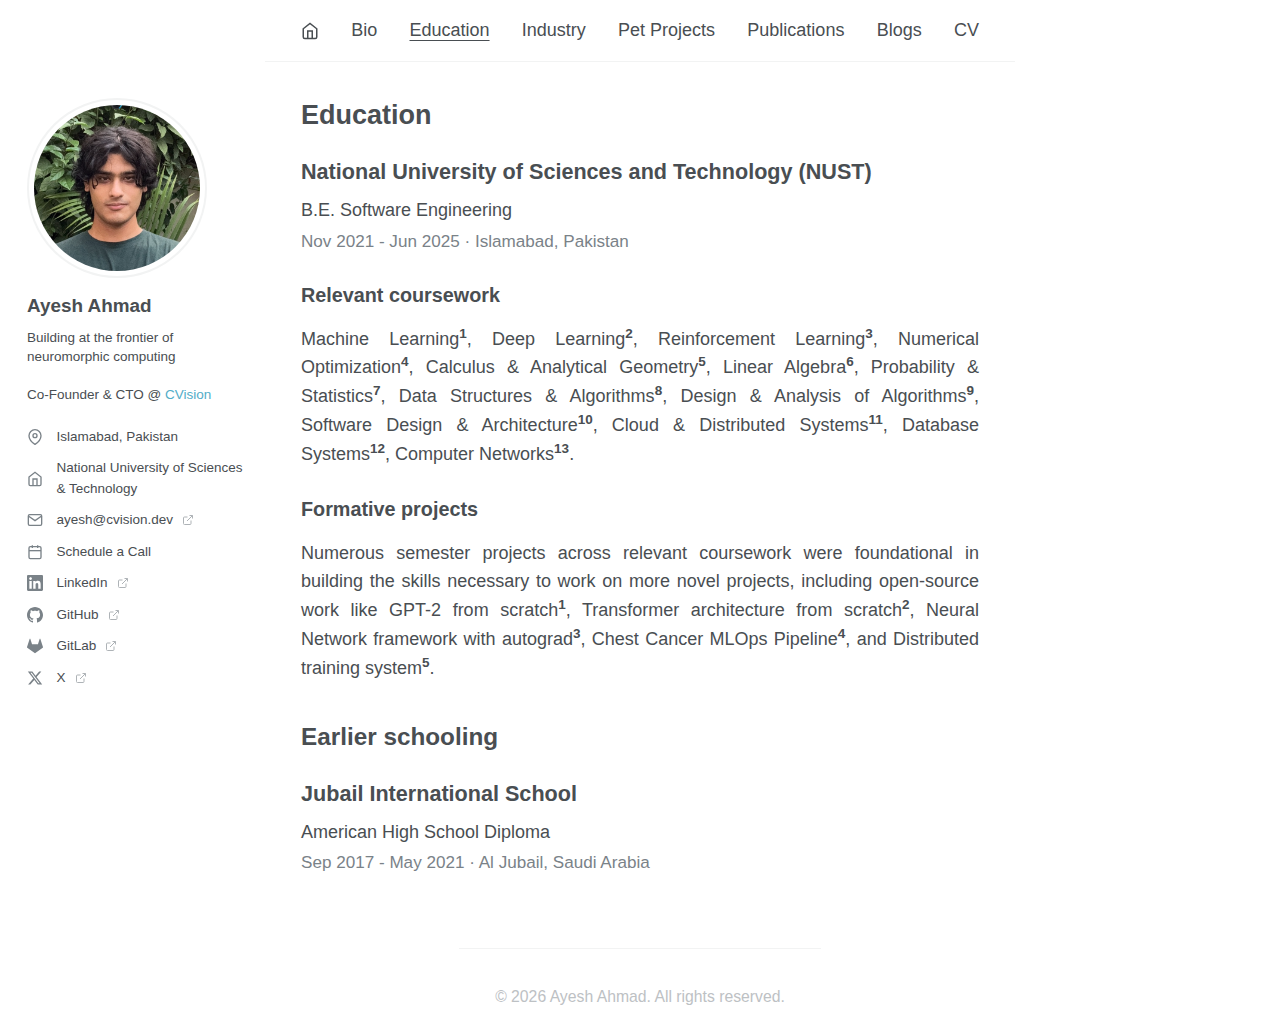
<file: education.html>
<!DOCTYPE html>
<html lang="en">
<head>
    <meta charset="UTF-8">
    <meta name="viewport" content="width=device-width, initial-scale=1.0">
    <meta name="description" content="Education - Ayesh Ahmad. B.E. Software Engineering from NUST with coursework in ML, deep learning, reinforcement learning, and numerical optimization.">
    <meta name="author" content="Ayesh Ahmad">
    
    <!-- Open Graph / Social Media -->
    <meta property="og:type" content="website">
    <meta property="og:url" content="https://a-ayesh.github.io/education.html">
    <meta property="og:title" content="Education - Ayesh Ahmad">
    <meta property="og:description" content="B.E. Software Engineering from NUST with coursework in ML, deep learning, reinforcement learning, and numerical optimization.">
    <meta property="og:image" content="https://a-ayesh.github.io/images/profile.png">
    <meta name="twitter:card" content="summary">
    
    <title>Education - Ayesh Ahmad</title>
    <link rel="icon" href="favicon.svg" type="image/svg+xml">
    <link rel="canonical" href="https://a-ayesh.github.io/education.html">
    <link rel="stylesheet" href="styles.css">
</head>
<body>
    <!-- Sidebar -->
    <aside class="sidebar">
        <div class="sidebar-content">
            <div class="profile-picture">
                <img src="images/profile.png" alt="Profile Picture" />
            </div>
            <h2 class="sidebar-name">Ayesh Ahmad</h2>
            <p class="sidebar-bio">Building at the frontier of neuromorphic computing <br><br>Co-Founder & CTO @ <a href="https://www.cvision.dev" target="_blank" rel="noopener noreferrer">CVision</a></p>
            <ul class="contact-list">
                <li>
                    <svg class="icon" width="16" height="16" viewBox="0 0 24 24" fill="none" stroke="currentColor" stroke-width="2">
                        <path d="M21 10c0 7-9 13-9 13s-9-6-9-13a9 9 0 0 1 18 0z"></path>
                        <circle cx="12" cy="10" r="3"></circle>
                    </svg>
                    <span>Islamabad, Pakistan</span>
                </li>
                <li>
                    <svg class="icon" width="16" height="16" viewBox="0 0 24 24" fill="none" stroke="currentColor" stroke-width="2">
                        <path d="M3 9l9-7 9 7v11a2 2 0 0 1-2 2H5a2 2 0 0 1-2-2z"></path>
                        <polyline points="9 22 9 12 15 12 15 22"></polyline>
                    </svg>
                    <span>National University of Sciences & Technology</span>
                </li>
                <li>
                    <a href="mailto:ayesh@cvision.dev" target="_blank" rel="noopener noreferrer" class="contact-link">
                        <svg class="icon" width="16" height="16" viewBox="0 0 24 24" fill="none" stroke="currentColor" stroke-width="2">
                            <path d="M4 4h16c1.1 0 2 .9 2 2v12c0 1.1-.9 2-2 2H4c-1.1 0-2-.9-2-2V6c0-1.1.9-2 2-2z"></path>
                            <polyline points="22,6 12,13 2,6"></polyline>
                        </svg>
                        <span>ayesh@cvision.dev</span>
                        <svg class="external-icon" width="12" height="12" viewBox="0 0 24 24" fill="none" stroke="currentColor" stroke-width="2">
                            <path d="M18 13v6a2 2 0 0 1-2 2H5a2 2 0 0 1-2-2V8a2 2 0 0 1 2-2h6"></path>
                            <polyline points="15 3 21 3 21 9"></polyline>
                            <line x1="10" y1="14" x2="21" y2="3"></line>
                        </svg>
                    </a>
                </li>
                <li>
                    <a href="#" class="contact-link calendly-link">
                        <svg class="icon" width="16" height="16" viewBox="0 0 24 24" fill="none" stroke="currentColor" stroke-width="2">
                            <rect x="3" y="4" width="18" height="18" rx="2" ry="2"></rect>
                            <line x1="16" y1="2" x2="16" y2="6"></line>
                            <line x1="8" y1="2" x2="8" y2="6"></line>
                            <line x1="3" y1="10" x2="21" y2="10"></line>
                        </svg>
                        <span>Schedule a Call</span>
                    </a>
                </li>
                <li>
                    <a href="https://www.linkedin.com/in/ayesh-ahmad" target="_blank" rel="noopener noreferrer" class="contact-link">
                        <svg class="icon" width="16" height="16" viewBox="0 0 24 24" fill="currentColor">
                            <path d="M20.447 20.452h-3.554v-5.569c0-1.328-.027-3.037-1.852-3.037-1.853 0-2.136 1.445-2.136 2.939v5.667H9.351V9h3.414v1.561h.046c.477-.9 1.637-1.85 3.37-1.85 3.601 0 4.267 2.37 4.267 5.455v6.286zM5.337 7.433c-1.144 0-2.063-.926-2.063-2.065 0-1.138.92-2.063 2.063-2.063 1.14 0 2.064.925 2.064 2.063 0 1.139-.925 2.065-2.064 2.065zm1.782 13.019H3.555V9h3.564v11.452zM22.225 0H1.771C.792 0 0 .774 0 1.729v20.542C0 23.227.792 24 1.771 24h20.451C23.2 24 24 23.227 24 22.271V1.729C24 .774 23.2 0 22.222 0h.003z"/>
                        </svg>
                        <span>LinkedIn</span>
                        <svg class="external-icon" width="12" height="12" viewBox="0 0 24 24" fill="none" stroke="currentColor" stroke-width="2">
                            <path d="M18 13v6a2 2 0 0 1-2 2H5a2 2 0 0 1-2-2V8a2 2 0 0 1 2-2h6"></path>
                            <polyline points="15 3 21 3 21 9"></polyline>
                            <line x1="10" y1="14" x2="21" y2="3"></line>
                        </svg>
                    </a>
                </li>
                <li>
                    <a href="https://github.com/a-ayesh" target="_blank" rel="noopener noreferrer" class="contact-link">
                        <svg class="icon" width="16" height="16" viewBox="0 0 24 24" fill="currentColor">
                            <path d="M12 0c-6.626 0-12 5.373-12 12 0 5.302 3.438 9.8 8.207 11.387.599.111.793-.261.793-.577v-2.234c-3.338.726-4.033-1.416-4.033-1.416-.546-1.387-1.333-1.756-1.333-1.756-1.089-.745.083-.729.083-.729 1.205.084 1.839 1.237 1.839 1.237 1.07 1.834 2.807 1.304 3.492.997.107-.775.418-1.305.762-1.604-2.665-.305-5.467-1.334-5.467-5.931 0-1.311.469-2.381 1.236-3.221-.124-.303-.535-1.524.117-3.176 0 0 1.008-.322 3.301 1.23.957-.266 1.983-.399 3.003-.404 1.02.005 2.047.138 3.006.404 2.291-1.552 3.297-1.23 3.297-1.23.653 1.653.242 2.874.118 3.176.77.84 1.235 1.911 1.235 3.221 0 4.609-2.807 5.624-5.479 5.921.43.372.823 1.102.823 2.222v3.293c0 .319.192.694.801.576 4.765-1.589 8.199-6.086 8.199-11.386 0-6.627-5.373-12-12-12z"/>
                        </svg>
                        <span>GitHub</span>
                        <svg class="external-icon" width="12" height="12" viewBox="0 0 24 24" fill="none" stroke="currentColor" stroke-width="2">
                            <path d="M18 13v6a2 2 0 0 1-2 2H5a2 2 0 0 1-2-2V8a2 2 0 0 1 2-2h6"></path>
                            <polyline points="15 3 21 3 21 9"></polyline>
                            <line x1="10" y1="14" x2="21" y2="3"></line>
                        </svg>
                    </a>
                </li>
                <li>
                    <a href="https://gitlab.com/a-ayesh" target="_blank" rel="noopener noreferrer" class="contact-link">
                        <svg class="icon" width="16" height="16" viewBox="0 0 24 24" fill="currentColor">
                            <path d="M23.955 13.587l-1.342-4.135-2.664-8.189c-.135-.423-.73-.423-.867 0L16.418 9.45H7.582L4.919 1.263c-.135-.423-.73-.423-.867 0L1.388 9.452.046 13.587c-.121.375.014.789.331 1.023L12 23.054l11.623-8.443c.318-.235.453-.647.332-1.024"/>
                        </svg>
                        <span>GitLab</span>
                        <svg class="external-icon" width="12" height="12" viewBox="0 0 24 24" fill="none" stroke="currentColor" stroke-width="2">
                            <path d="M18 13v6a2 2 0 0 1-2 2H5a2 2 0 0 1-2-2V8a2 2 0 0 1 2-2h6"></path>
                            <polyline points="15 3 21 3 21 9"></polyline>
                            <line x1="10" y1="14" x2="21" y2="3"></line>
                        </svg>
                    </a>
                </li>
                <li>
                    <a href="https://x.com/aayeshahmadd" target="_blank" rel="noopener noreferrer" class="contact-link">
                        <svg class="icon" width="16" height="16" viewBox="0 0 24 24" fill="currentColor">
                            <path d="M18.244 2.25h3.308l-7.227 8.26 8.502 11.24H16.17l-5.214-6.817L4.99 21.75H1.68l7.73-8.835L1.254 2.25H8.08l4.713 6.231zm-1.161 17.52h1.833L7.084 4.126H5.117z"/>
                        </svg>
                        <span>X</span>
                        <svg class="external-icon" width="12" height="12" viewBox="0 0 24 24" fill="none" stroke="currentColor" stroke-width="2">
                            <path d="M18 13v6a2 2 0 0 1-2 2H5a2 2 0 0 1-2-2V8a2 2 0 0 1 2-2h6"></path>
                            <polyline points="15 3 21 3 21 9"></polyline>
                            <line x1="10" y1="14" x2="21" y2="3"></line>
                        </svg>
                    </a>
                </li>
            </ul>
        </div>
    </aside>

    <!-- Main Content Area -->
    <div class="main-container">
        <!-- Navbar -->
        <nav class="navbar">
            <div class="navbar-content">
                <button class="menu-toggle" aria-label="Toggle Menu" aria-expanded="false">
                    <svg width="24" height="24" viewBox="0 0 24 24" fill="none" stroke="currentColor" stroke-width="2">
                        <line x1="3" y1="12" x2="21" y2="12"></line>
                        <line x1="3" y1="6" x2="21" y2="6"></line>
                        <line x1="3" y1="18" x2="21" y2="18"></line>
                    </svg>
                </button>
                <a href="index.html" class="navbar-home-icon" title="Portfolio">
                    <svg width="18" height="18" viewBox="0 0 24 24" fill="none" stroke="currentColor" stroke-width="2">
                        <path d="M3 9l9-7 9 7v11a2 2 0 0 1-2 2H5a2 2 0 0 1-2-2z"></path>
                        <polyline points="9 22 9 12 15 12 15 22"></polyline>
                    </svg>
                </a>
                <div class="navbar-right">
                    <a href="index.html" class="nav-link home-icon" title="Portfolio">
                        <svg width="18" height="18" viewBox="0 0 24 24" fill="none" stroke="currentColor" stroke-width="2">
                            <path d="M3 9l9-7 9 7v11a2 2 0 0 1-2 2H5a2 2 0 0 1-2-2z"></path>
                            <polyline points="9 22 9 12 15 12 15 22"></polyline>
                        </svg>
                    </a>
                    <a href="bio.html" class="nav-link">Bio</a>
                    <a href="education.html" class="nav-link active">Education</a>
                    <a href="industry.html" class="nav-link">Industry</a>
                    <a href="pet-projects.html" class="nav-link">Pet Projects</a>
                    <a href="publications.html" class="nav-link">Publications</a>
                    <a href="blogs.html" class="nav-link">Blogs</a>
                    <a href="files/resume.pdf" class="nav-link" target="_blank" rel="noopener noreferrer">CV</a>
                </div>
            </div>
        </nav>

        <!-- Main Content -->
        <main class="content">
            <h1 class="main-title">Education</h1>
            
            <div class="education-item">
                <h2 class="education-institution">National University of Sciences and Technology (NUST)</h2>
                <div class="education-degree">B.E. Software Engineering</div>
                <div class="education-details">Nov 2021 - Jun 2025 · Islamabad, Pakistan</div>
                
                <div class="education-section">
                    <h3 class="education-subtitle">Relevant coursework</h3>
                    <p class="coursework">Machine Learning<sup>1</sup>, Deep Learning<sup>2</sup>, Reinforcement Learning<sup>3</sup>, Numerical Optimization<sup>4</sup>, Calculus & Analytical Geometry<sup>5</sup>, Linear Algebra<sup>6</sup>, Probability & Statistics<sup>7</sup>, Data Structures & Algorithms<sup>8</sup>, Design & Analysis of Algorithms<sup>9</sup>, Software Design & Architecture<sup>10</sup>, Cloud & Distributed Systems<sup>11</sup>, Database Systems<sup>12</sup>, Computer Networks<sup>13</sup>.</p>
                </div>
                
                <div class="education-section">
                    <h3 class="education-subtitle">Formative projects</h3>
                    <p class="coursework">Numerous semester projects across relevant coursework were foundational in building the skills necessary to work on more novel projects, including open-source work like GPT-2 from scratch<sup>1</sup>, Transformer architecture from scratch<sup>2</sup>, Neural Network framework with autograd<sup>3</sup>, Chest Cancer MLOps Pipeline<sup>4</sup>, and Distributed training system<sup>5</sup>.</p>
                </div>
            </div>

            <h2 class="section-title">Earlier schooling</h2>
            
            <div class="education-item">
                <h3 class="education-institution">Jubail International School</h3>
                <div class="education-degree">American High School Diploma</div>
                <div class="education-details">Sep 2017 - May 2021 · Al Jubail, Saudi Arabia</div>
            </div>
        </main>
        
        <!-- Footer -->
        <footer class="site-footer">
            <p>&copy; 2026 Ayesh Ahmad. All rights reserved.</p>
        </footer>
    </div>

    <script src="script.js"></script>
</body>
</html>
</file>
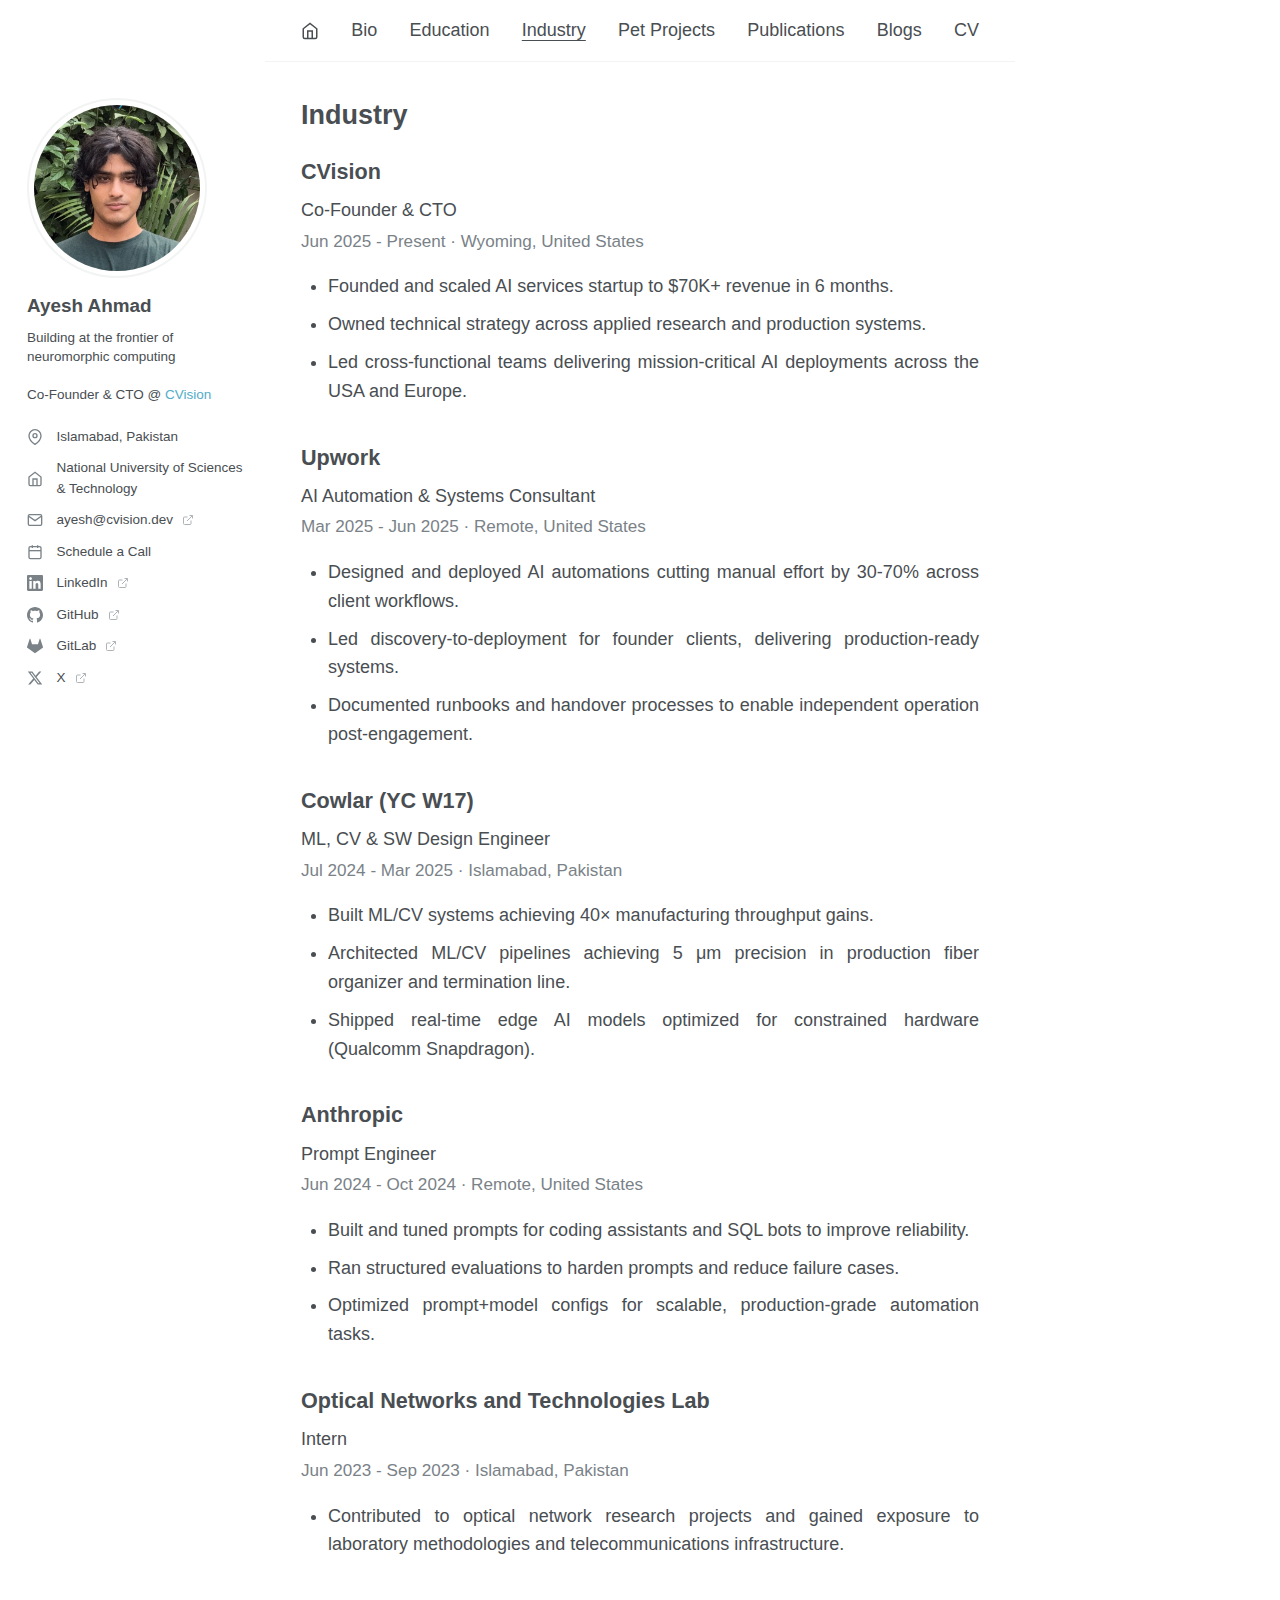
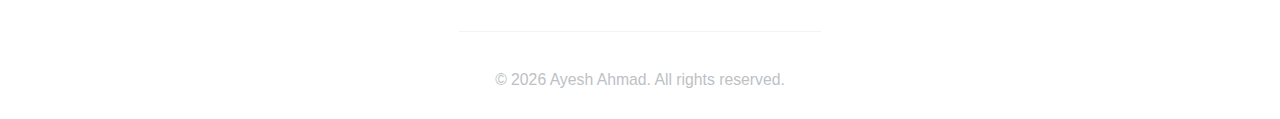
<file: industry.html>
<!DOCTYPE html>
<html lang="en">
<head>
    <meta charset="UTF-8">
    <meta name="viewport" content="width=device-width, initial-scale=1.0">
    <meta name="description" content="Industry Experience - Ayesh Ahmad. Co-Founder & CTO at CVision, AI consultant, ML/CV engineer at YC-backed companies, and experience at Anthropic.">
    <meta name="author" content="Ayesh Ahmad">
    
    <!-- Open Graph / Social Media -->
    <meta property="og:type" content="website">
    <meta property="og:url" content="https://a-ayesh.github.io/industry.html">
    <meta property="og:title" content="Industry Experience - Ayesh Ahmad">
    <meta property="og:description" content="Co-Founder & CTO at CVision, AI consultant, ML/CV engineer at YC-backed companies, and experience at Anthropic.">
    <meta property="og:image" content="https://a-ayesh.github.io/images/profile.png">
    <meta name="twitter:card" content="summary">
    
    <title>Industry - Ayesh Ahmad</title>
    <link rel="icon" href="favicon.svg" type="image/svg+xml">
    <link rel="canonical" href="https://a-ayesh.github.io/industry.html">
    <link rel="stylesheet" href="styles.css">
</head>
<body>
    <!-- Sidebar -->
    <aside class="sidebar">
        <div class="sidebar-content">
            <div class="profile-picture">
                <img src="images/profile.png" alt="Profile Picture" />
            </div>
            <h2 class="sidebar-name">Ayesh Ahmad</h2>
            <p class="sidebar-bio">Building at the frontier of neuromorphic computing <br><br>Co-Founder & CTO @ <a href="https://www.cvision.dev" target="_blank" rel="noopener noreferrer">CVision</a></p>
            <ul class="contact-list">
                <li>
                    <svg class="icon" width="16" height="16" viewBox="0 0 24 24" fill="none" stroke="currentColor" stroke-width="2">
                        <path d="M21 10c0 7-9 13-9 13s-9-6-9-13a9 9 0 0 1 18 0z"></path>
                        <circle cx="12" cy="10" r="3"></circle>
                    </svg>
                    <span>Islamabad, Pakistan</span>
                </li>
                <li>
                    <svg class="icon" width="16" height="16" viewBox="0 0 24 24" fill="none" stroke="currentColor" stroke-width="2">
                        <path d="M3 9l9-7 9 7v11a2 2 0 0 1-2 2H5a2 2 0 0 1-2-2z"></path>
                        <polyline points="9 22 9 12 15 12 15 22"></polyline>
                    </svg>
                    <span>National University of Sciences & Technology</span>
                </li>
                <li>
                    <a href="mailto:ayesh@cvision.dev" target="_blank" rel="noopener noreferrer" class="contact-link">
                        <svg class="icon" width="16" height="16" viewBox="0 0 24 24" fill="none" stroke="currentColor" stroke-width="2">
                            <path d="M4 4h16c1.1 0 2 .9 2 2v12c0 1.1-.9 2-2 2H4c-1.1 0-2-.9-2-2V6c0-1.1.9-2 2-2z"></path>
                            <polyline points="22,6 12,13 2,6"></polyline>
                        </svg>
                        <span>ayesh@cvision.dev</span>
                        <svg class="external-icon" width="12" height="12" viewBox="0 0 24 24" fill="none" stroke="currentColor" stroke-width="2">
                            <path d="M18 13v6a2 2 0 0 1-2 2H5a2 2 0 0 1-2-2V8a2 2 0 0 1 2-2h6"></path>
                            <polyline points="15 3 21 3 21 9"></polyline>
                            <line x1="10" y1="14" x2="21" y2="3"></line>
                        </svg>
                    </a>
                </li>
                <li>
                    <a href="#" class="contact-link calendly-link">
                        <svg class="icon" width="16" height="16" viewBox="0 0 24 24" fill="none" stroke="currentColor" stroke-width="2">
                            <rect x="3" y="4" width="18" height="18" rx="2" ry="2"></rect>
                            <line x1="16" y1="2" x2="16" y2="6"></line>
                            <line x1="8" y1="2" x2="8" y2="6"></line>
                            <line x1="3" y1="10" x2="21" y2="10"></line>
                        </svg>
                        <span>Schedule a Call</span>
                    </a>
                </li>
                <li>
                    <a href="https://www.linkedin.com/in/ayesh-ahmad" target="_blank" rel="noopener noreferrer" class="contact-link">
                        <svg class="icon" width="16" height="16" viewBox="0 0 24 24" fill="currentColor">
                            <path d="M20.447 20.452h-3.554v-5.569c0-1.328-.027-3.037-1.852-3.037-1.853 0-2.136 1.445-2.136 2.939v5.667H9.351V9h3.414v1.561h.046c.477-.9 1.637-1.85 3.37-1.85 3.601 0 4.267 2.37 4.267 5.455v6.286zM5.337 7.433c-1.144 0-2.063-.926-2.063-2.065 0-1.138.92-2.063 2.063-2.063 1.14 0 2.064.925 2.064 2.063 0 1.139-.925 2.065-2.064 2.065zm1.782 13.019H3.555V9h3.564v11.452zM22.225 0H1.771C.792 0 0 .774 0 1.729v20.542C0 23.227.792 24 1.771 24h20.451C23.2 24 24 23.227 24 22.271V1.729C24 .774 23.2 0 22.222 0h.003z"/>
                        </svg>
                        <span>LinkedIn</span>
                        <svg class="external-icon" width="12" height="12" viewBox="0 0 24 24" fill="none" stroke="currentColor" stroke-width="2">
                            <path d="M18 13v6a2 2 0 0 1-2 2H5a2 2 0 0 1-2-2V8a2 2 0 0 1 2-2h6"></path>
                            <polyline points="15 3 21 3 21 9"></polyline>
                            <line x1="10" y1="14" x2="21" y2="3"></line>
                        </svg>
                    </a>
                </li>
                <li>
                    <a href="https://github.com/a-ayesh" target="_blank" rel="noopener noreferrer" class="contact-link">
                        <svg class="icon" width="16" height="16" viewBox="0 0 24 24" fill="currentColor">
                            <path d="M12 0c-6.626 0-12 5.373-12 12 0 5.302 3.438 9.8 8.207 11.387.599.111.793-.261.793-.577v-2.234c-3.338.726-4.033-1.416-4.033-1.416-.546-1.387-1.333-1.756-1.333-1.756-1.089-.745.083-.729.083-.729 1.205.084 1.839 1.237 1.839 1.237 1.07 1.834 2.807 1.304 3.492.997.107-.775.418-1.305.762-1.604-2.665-.305-5.467-1.334-5.467-5.931 0-1.311.469-2.381 1.236-3.221-.124-.303-.535-1.524.117-3.176 0 0 1.008-.322 3.301 1.23.957-.266 1.983-.399 3.003-.404 1.02.005 2.047.138 3.006.404 2.291-1.552 3.297-1.23 3.297-1.23.653 1.653.242 2.874.118 3.176.77.84 1.235 1.911 1.235 3.221 0 4.609-2.807 5.624-5.479 5.921.43.372.823 1.102.823 2.222v3.293c0 .319.192.694.801.576 4.765-1.589 8.199-6.086 8.199-11.386 0-6.627-5.373-12-12-12z"/>
                        </svg>
                        <span>GitHub</span>
                        <svg class="external-icon" width="12" height="12" viewBox="0 0 24 24" fill="none" stroke="currentColor" stroke-width="2">
                            <path d="M18 13v6a2 2 0 0 1-2 2H5a2 2 0 0 1-2-2V8a2 2 0 0 1 2-2h6"></path>
                            <polyline points="15 3 21 3 21 9"></polyline>
                            <line x1="10" y1="14" x2="21" y2="3"></line>
                        </svg>
                    </a>
                </li>
                <li>
                    <a href="https://gitlab.com/a-ayesh" target="_blank" rel="noopener noreferrer" class="contact-link">
                        <svg class="icon" width="16" height="16" viewBox="0 0 24 24" fill="currentColor">
                            <path d="M23.955 13.587l-1.342-4.135-2.664-8.189c-.135-.423-.73-.423-.867 0L16.418 9.45H7.582L4.919 1.263c-.135-.423-.73-.423-.867 0L1.388 9.452.046 13.587c-.121.375.014.789.331 1.023L12 23.054l11.623-8.443c.318-.235.453-.647.332-1.024"/>
                        </svg>
                        <span>GitLab</span>
                        <svg class="external-icon" width="12" height="12" viewBox="0 0 24 24" fill="none" stroke="currentColor" stroke-width="2">
                            <path d="M18 13v6a2 2 0 0 1-2 2H5a2 2 0 0 1-2-2V8a2 2 0 0 1 2-2h6"></path>
                            <polyline points="15 3 21 3 21 9"></polyline>
                            <line x1="10" y1="14" x2="21" y2="3"></line>
                        </svg>
                    </a>
                </li>
                <li>
                    <a href="https://x.com/aayeshahmadd" target="_blank" rel="noopener noreferrer" class="contact-link">
                        <svg class="icon" width="16" height="16" viewBox="0 0 24 24" fill="currentColor">
                            <path d="M18.244 2.25h3.308l-7.227 8.26 8.502 11.24H16.17l-5.214-6.817L4.99 21.75H1.68l7.73-8.835L1.254 2.25H8.08l4.713 6.231zm-1.161 17.52h1.833L7.084 4.126H5.117z"/>
                        </svg>
                        <span>X</span>
                        <svg class="external-icon" width="12" height="12" viewBox="0 0 24 24" fill="none" stroke="currentColor" stroke-width="2">
                            <path d="M18 13v6a2 2 0 0 1-2 2H5a2 2 0 0 1-2-2V8a2 2 0 0 1 2-2h6"></path>
                            <polyline points="15 3 21 3 21 9"></polyline>
                            <line x1="10" y1="14" x2="21" y2="3"></line>
                        </svg>
                    </a>
                </li>
            </ul>
        </div>
    </aside>

    <!-- Main Content Area -->
    <div class="main-container">
        <!-- Navbar -->
        <nav class="navbar">
            <div class="navbar-content">
                <button class="menu-toggle" aria-label="Toggle Menu" aria-expanded="false">
                    <svg width="24" height="24" viewBox="0 0 24 24" fill="none" stroke="currentColor" stroke-width="2">
                        <line x1="3" y1="12" x2="21" y2="12"></line>
                        <line x1="3" y1="6" x2="21" y2="6"></line>
                        <line x1="3" y1="18" x2="21" y2="18"></line>
                    </svg>
                </button>
                <a href="index.html" class="navbar-home-icon" title="Portfolio">
                    <svg width="18" height="18" viewBox="0 0 24 24" fill="none" stroke="currentColor" stroke-width="2">
                        <path d="M3 9l9-7 9 7v11a2 2 0 0 1-2 2H5a2 2 0 0 1-2-2z"></path>
                        <polyline points="9 22 9 12 15 12 15 22"></polyline>
                    </svg>
                </a>
                <div class="navbar-right">
                    <a href="index.html" class="nav-link home-icon" title="Portfolio">
                        <svg width="18" height="18" viewBox="0 0 24 24" fill="none" stroke="currentColor" stroke-width="2">
                            <path d="M3 9l9-7 9 7v11a2 2 0 0 1-2 2H5a2 2 0 0 1-2-2z"></path>
                            <polyline points="9 22 9 12 15 12 15 22"></polyline>
                        </svg>
                    </a>
                    <a href="bio.html" class="nav-link">Bio</a>
                    <a href="education.html" class="nav-link">Education</a>
                    <a href="industry.html" class="nav-link active">Industry</a>
                    <a href="pet-projects.html" class="nav-link">Pet Projects</a>
                    <a href="publications.html" class="nav-link">Publications</a>
                    <a href="blogs.html" class="nav-link">Blogs</a>
                    <a href="files/resume.pdf" class="nav-link" target="_blank" rel="noopener noreferrer">CV</a>
                </div>
            </div>
        </nav>

        <!-- Main Content -->
        <main class="content">
            <h1 class="main-title">Industry</h1>
            
            <div class="education-item">
                <h2 class="education-institution">CVision</h2>
                <div class="education-degree">Co-Founder & CTO</div>
                <div class="education-details">Jun 2025 - Present · Wyoming, United States</div>
                
                <ul>
                    <li>Founded and scaled AI services startup to $70K+ revenue in 6 months.</li>
                    <li>Owned technical strategy across applied research and production systems.</li>
                    <li>Led cross-functional teams delivering mission-critical AI deployments across the USA and Europe.</li>
                </ul>
            </div>

            <div class="education-item">
                <h2 class="education-institution">Upwork</h2>
                <div class="education-degree">AI Automation & Systems Consultant</div>
                <div class="education-details">Mar 2025 - Jun 2025 · Remote, United States</div>
                
                <ul>
                    <li>Designed and deployed AI automations cutting manual effort by 30-70% across client workflows.</li>
                    <li>Led discovery-to-deployment for founder clients, delivering production-ready systems.</li>
                    <li>Documented runbooks and handover processes to enable independent operation post-engagement.</li>
                </ul>
            </div>

            <div class="education-item">
                <h2 class="education-institution">Cowlar (YC W17)</h2>
                <div class="education-degree">ML, CV & SW Design Engineer</div>
                <div class="education-details">Jul 2024 - Mar 2025 · Islamabad, Pakistan</div>
                
                <ul>
                    <li>Built ML/CV systems achieving 40× manufacturing throughput gains.</li>
                    <li>Architected ML/CV pipelines achieving 5 μm precision in production fiber organizer and termination line.</li>
                    <li>Shipped real-time edge AI models optimized for constrained hardware (Qualcomm Snapdragon).</li>
                </ul>
            </div>

            <div class="education-item">
                <h2 class="education-institution">Anthropic</h2>
                <div class="education-degree">Prompt Engineer</div>
                <div class="education-details">Jun 2024 - Oct 2024 · Remote, United States</div>
                
                <ul>
                    <li>Built and tuned prompts for coding assistants and SQL bots to improve reliability.</li>
                    <li>Ran structured evaluations to harden prompts and reduce failure cases.</li>
                    <li>Optimized prompt+model configs for scalable, production-grade automation tasks.</li>
                </ul>
            </div>

            <div class="education-item">
                <h2 class="education-institution">Optical Networks and Technologies Lab</h2>
                <div class="education-degree">Intern</div>
                <div class="education-details">Jun 2023 - Sep 2023 · Islamabad, Pakistan</div>
                
                <ul>
                    <li>Contributed to optical network research projects and gained exposure to laboratory methodologies and telecommunications infrastructure.</li>
                </ul>
            </div>
        </main>
        
        <!-- Footer -->
        <footer class="site-footer">
            <p>&copy; 2026 Ayesh Ahmad. All rights reserved.</p>
        </footer>
    </div>

    <script src="script.js"></script>
</body>
</html>
</file>
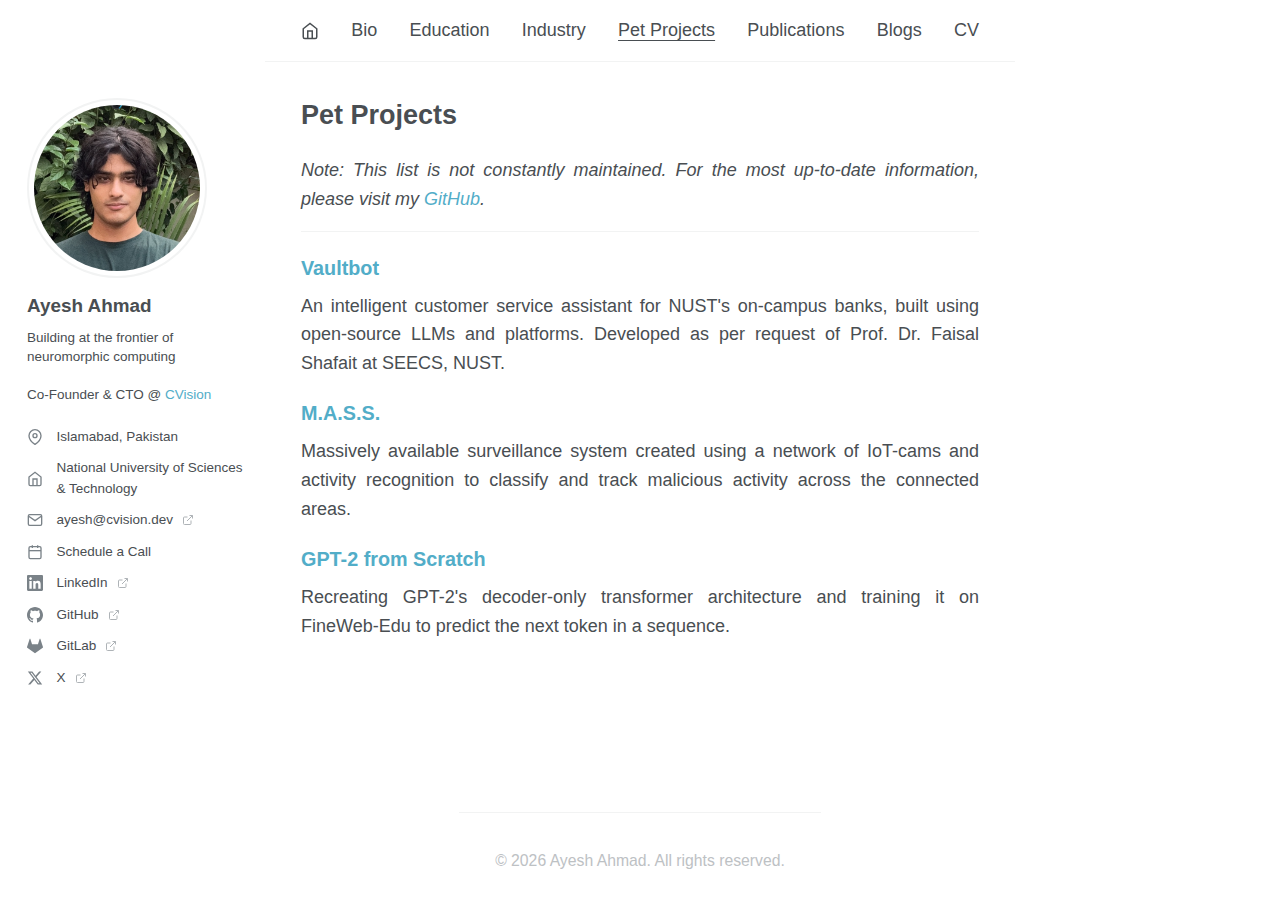
<file: pet-projects.html>
<!DOCTYPE html>
<html lang="en">
<head>
    <meta charset="UTF-8">
    <meta name="viewport" content="width=device-width, initial-scale=1.0">
    <meta name="description" content="Pet Projects - Ayesh Ahmad. Personal projects including Vaultbot LLM-powered assistant, GPT-2 from scratch, and neural network frameworks.">
    <meta name="author" content="Ayesh Ahmad">
    
    <!-- Open Graph / Social Media -->
    <meta property="og:type" content="website">
    <meta property="og:url" content="https://a-ayesh.github.io/pet-projects.html">
    <meta property="og:title" content="Pet Projects - Ayesh Ahmad">
    <meta property="og:description" content="Personal projects including Vaultbot LLM-powered assistant, GPT-2 from scratch, and neural network frameworks.">
    <meta property="og:image" content="https://a-ayesh.github.io/images/profile.png">
    <meta name="twitter:card" content="summary">
    
    <title>Pet Projects - Ayesh Ahmad</title>
    <link rel="icon" href="favicon.svg" type="image/svg+xml">
    <link rel="canonical" href="https://a-ayesh.github.io/pet-projects.html">
    <link rel="stylesheet" href="styles.css">
</head>
<body>
    <!-- Sidebar -->
    <aside class="sidebar">
        <div class="sidebar-content">
            <div class="profile-picture">
                <img src="images/profile.png" alt="Profile Picture" />
            </div>
            <h2 class="sidebar-name">Ayesh Ahmad</h2>
            <p class="sidebar-bio">Building at the frontier of neuromorphic computing <br><br>Co-Founder & CTO @ <a href="https://www.cvision.dev" target="_blank" rel="noopener noreferrer">CVision</a></p>
            <ul class="contact-list">
                <li>
                    <svg class="icon" width="16" height="16" viewBox="0 0 24 24" fill="none" stroke="currentColor" stroke-width="2">
                        <path d="M21 10c0 7-9 13-9 13s-9-6-9-13a9 9 0 0 1 18 0z"></path>
                        <circle cx="12" cy="10" r="3"></circle>
                    </svg>
                    <span>Islamabad, Pakistan</span>
                </li>
                <li>
                    <svg class="icon" width="16" height="16" viewBox="0 0 24 24" fill="none" stroke="currentColor" stroke-width="2">
                        <path d="M3 9l9-7 9 7v11a2 2 0 0 1-2 2H5a2 2 0 0 1-2-2z"></path>
                        <polyline points="9 22 9 12 15 12 15 22"></polyline>
                    </svg>
                    <span>National University of Sciences & Technology</span>
                </li>
                <li>
                    <a href="mailto:ayesh@cvision.dev" target="_blank" rel="noopener noreferrer" class="contact-link">
                        <svg class="icon" width="16" height="16" viewBox="0 0 24 24" fill="none" stroke="currentColor" stroke-width="2">
                            <path d="M4 4h16c1.1 0 2 .9 2 2v12c0 1.1-.9 2-2 2H4c-1.1 0-2-.9-2-2V6c0-1.1.9-2 2-2z"></path>
                            <polyline points="22,6 12,13 2,6"></polyline>
                        </svg>
                        <span>ayesh@cvision.dev</span>
                        <svg class="external-icon" width="12" height="12" viewBox="0 0 24 24" fill="none" stroke="currentColor" stroke-width="2">
                            <path d="M18 13v6a2 2 0 0 1-2 2H5a2 2 0 0 1-2-2V8a2 2 0 0 1 2-2h6"></path>
                            <polyline points="15 3 21 3 21 9"></polyline>
                            <line x1="10" y1="14" x2="21" y2="3"></line>
                        </svg>
                    </a>
                </li>
                <li>
                    <a href="#" class="contact-link calendly-link">
                        <svg class="icon" width="16" height="16" viewBox="0 0 24 24" fill="none" stroke="currentColor" stroke-width="2">
                            <rect x="3" y="4" width="18" height="18" rx="2" ry="2"></rect>
                            <line x1="16" y1="2" x2="16" y2="6"></line>
                            <line x1="8" y1="2" x2="8" y2="6"></line>
                            <line x1="3" y1="10" x2="21" y2="10"></line>
                        </svg>
                        <span>Schedule a Call</span>
                    </a>
                </li>
                <li>
                    <a href="https://www.linkedin.com/in/ayesh-ahmad" target="_blank" rel="noopener noreferrer" class="contact-link">
                        <svg class="icon" width="16" height="16" viewBox="0 0 24 24" fill="currentColor">
                            <path d="M20.447 20.452h-3.554v-5.569c0-1.328-.027-3.037-1.852-3.037-1.853 0-2.136 1.445-2.136 2.939v5.667H9.351V9h3.414v1.561h.046c.477-.9 1.637-1.85 3.37-1.85 3.601 0 4.267 2.37 4.267 5.455v6.286zM5.337 7.433c-1.144 0-2.063-.926-2.063-2.065 0-1.138.92-2.063 2.063-2.063 1.14 0 2.064.925 2.064 2.063 0 1.139-.925 2.065-2.064 2.065zm1.782 13.019H3.555V9h3.564v11.452zM22.225 0H1.771C.792 0 0 .774 0 1.729v20.542C0 23.227.792 24 1.771 24h20.451C23.2 24 24 23.227 24 22.271V1.729C24 .774 23.2 0 22.222 0h.003z"/>
                        </svg>
                        <span>LinkedIn</span>
                        <svg class="external-icon" width="12" height="12" viewBox="0 0 24 24" fill="none" stroke="currentColor" stroke-width="2">
                            <path d="M18 13v6a2 2 0 0 1-2 2H5a2 2 0 0 1-2-2V8a2 2 0 0 1 2-2h6"></path>
                            <polyline points="15 3 21 3 21 9"></polyline>
                            <line x1="10" y1="14" x2="21" y2="3"></line>
                        </svg>
                    </a>
                </li>
                <li>
                    <a href="https://github.com/a-ayesh" target="_blank" rel="noopener noreferrer" class="contact-link">
                        <svg class="icon" width="16" height="16" viewBox="0 0 24 24" fill="currentColor">
                            <path d="M12 0c-6.626 0-12 5.373-12 12 0 5.302 3.438 9.8 8.207 11.387.599.111.793-.261.793-.577v-2.234c-3.338.726-4.033-1.416-4.033-1.416-.546-1.387-1.333-1.756-1.333-1.756-1.089-.745.083-.729.083-.729 1.205.084 1.839 1.237 1.839 1.237 1.07 1.834 2.807 1.304 3.492.997.107-.775.418-1.305.762-1.604-2.665-.305-5.467-1.334-5.467-5.931 0-1.311.469-2.381 1.236-3.221-.124-.303-.535-1.524.117-3.176 0 0 1.008-.322 3.301 1.23.957-.266 1.983-.399 3.003-.404 1.02.005 2.047.138 3.006.404 2.291-1.552 3.297-1.23 3.297-1.23.653 1.653.242 2.874.118 3.176.77.84 1.235 1.911 1.235 3.221 0 4.609-2.807 5.624-5.479 5.921.43.372.823 1.102.823 2.222v3.293c0 .319.192.694.801.576 4.765-1.589 8.199-6.086 8.199-11.386 0-6.627-5.373-12-12-12z"/>
                        </svg>
                        <span>GitHub</span>
                        <svg class="external-icon" width="12" height="12" viewBox="0 0 24 24" fill="none" stroke="currentColor" stroke-width="2">
                            <path d="M18 13v6a2 2 0 0 1-2 2H5a2 2 0 0 1-2-2V8a2 2 0 0 1 2-2h6"></path>
                            <polyline points="15 3 21 3 21 9"></polyline>
                            <line x1="10" y1="14" x2="21" y2="3"></line>
                        </svg>
                    </a>
                </li>
                <li>
                    <a href="https://gitlab.com/a-ayesh" target="_blank" rel="noopener noreferrer" class="contact-link">
                        <svg class="icon" width="16" height="16" viewBox="0 0 24 24" fill="currentColor">
                            <path d="M23.955 13.587l-1.342-4.135-2.664-8.189c-.135-.423-.73-.423-.867 0L16.418 9.45H7.582L4.919 1.263c-.135-.423-.73-.423-.867 0L1.388 9.452.046 13.587c-.121.375.014.789.331 1.023L12 23.054l11.623-8.443c.318-.235.453-.647.332-1.024"/>
                        </svg>
                        <span>GitLab</span>
                        <svg class="external-icon" width="12" height="12" viewBox="0 0 24 24" fill="none" stroke="currentColor" stroke-width="2">
                            <path d="M18 13v6a2 2 0 0 1-2 2H5a2 2 0 0 1-2-2V8a2 2 0 0 1 2-2h6"></path>
                            <polyline points="15 3 21 3 21 9"></polyline>
                            <line x1="10" y1="14" x2="21" y2="3"></line>
                        </svg>
                    </a>
                </li>
                <li>
                    <a href="https://x.com/aayeshahmadd" target="_blank" rel="noopener noreferrer" class="contact-link">
                        <svg class="icon" width="16" height="16" viewBox="0 0 24 24" fill="currentColor">
                            <path d="M18.244 2.25h3.308l-7.227 8.26 8.502 11.24H16.17l-5.214-6.817L4.99 21.75H1.68l7.73-8.835L1.254 2.25H8.08l4.713 6.231zm-1.161 17.52h1.833L7.084 4.126H5.117z"/>
                        </svg>
                        <span>X</span>
                        <svg class="external-icon" width="12" height="12" viewBox="0 0 24 24" fill="none" stroke="currentColor" stroke-width="2">
                            <path d="M18 13v6a2 2 0 0 1-2 2H5a2 2 0 0 1-2-2V8a2 2 0 0 1 2-2h6"></path>
                            <polyline points="15 3 21 3 21 9"></polyline>
                            <line x1="10" y1="14" x2="21" y2="3"></line>
                        </svg>
                    </a>
                </li>
            </ul>
        </div>
    </aside>

    <!-- Main Content Area -->
    <div class="main-container">
        <!-- Navbar -->
        <nav class="navbar">
            <div class="navbar-content">
                <button class="menu-toggle" aria-label="Toggle Menu" aria-expanded="false">
                    <svg width="24" height="24" viewBox="0 0 24 24" fill="none" stroke="currentColor" stroke-width="2">
                        <line x1="3" y1="12" x2="21" y2="12"></line>
                        <line x1="3" y1="6" x2="21" y2="6"></line>
                        <line x1="3" y1="18" x2="21" y2="18"></line>
                    </svg>
                </button>
                <a href="index.html" class="navbar-home-icon" title="Portfolio">
                    <svg width="18" height="18" viewBox="0 0 24 24" fill="none" stroke="currentColor" stroke-width="2">
                        <path d="M3 9l9-7 9 7v11a2 2 0 0 1-2 2H5a2 2 0 0 1-2-2z"></path>
                        <polyline points="9 22 9 12 15 12 15 22"></polyline>
                    </svg>
                </a>
                <div class="navbar-right">
                    <a href="index.html" class="nav-link home-icon" title="Portfolio">
                        <svg width="18" height="18" viewBox="0 0 24 24" fill="none" stroke="currentColor" stroke-width="2">
                            <path d="M3 9l9-7 9 7v11a2 2 0 0 1-2 2H5a2 2 0 0 1-2-2z"></path>
                            <polyline points="9 22 9 12 15 12 15 22"></polyline>
                        </svg>
                    </a>
                    <a href="bio.html" class="nav-link">Bio</a>
                    <a href="education.html" class="nav-link">Education</a>
                    <a href="industry.html" class="nav-link">Industry</a>
                    <a href="pet-projects.html" class="nav-link active">Pet Projects</a>
                    <a href="publications.html" class="nav-link">Publications</a>
                    <a href="blogs.html" class="nav-link">Blogs</a>
                    <a href="files/resume.pdf" class="nav-link" target="_blank" rel="noopener noreferrer">CV</a>
                </div>
            </div>
        </nav>

        <!-- Main Content -->
        <main class="content">
            <h1 class="main-title">Pet Projects</h1>
            
            <p class="project-disclaimer"><em>Note: This list is not constantly maintained. For the most up-to-date information, please visit my <a href="https://github.com/a-ayesh" target="_blank" rel="noopener noreferrer">GitHub</a>.</em></p>
            
            <div class="project-item">
                <h2 class="project-title"><a href="https://github.com/a-ayesh/vaultbot" target="_blank" rel="noopener noreferrer">Vaultbot</a></h2>
                <p class="project-description">An intelligent customer service assistant for NUST's on-campus banks, built using open-source LLMs and platforms. Developed as per request of Prof. Dr. Faisal Shafait at SEECS, NUST.</p>
            </div>

            <div class="project-item">
                <h2 class="project-title"><a href="https://github.com/a-ayesh/mass" target="_blank" rel="noopener noreferrer">M.A.S.S.</a></h2>
                <p class="project-description">Massively available surveillance system created using a network of IoT-cams and activity recognition to classify and track malicious activity across the connected areas.</p>
            </div>

            <div class="project-item">
                <h2 class="project-title"><a href="https://github.com/karpathy/minGPT" target="_blank" rel="noopener noreferrer">GPT-2 from Scratch</a></h2>
                <p class="project-description">Recreating GPT-2's decoder-only transformer architecture and training it on FineWeb-Edu to predict the next token in a sequence.</p>
            </div>
        </main>
        
        <!-- Footer -->
        <footer class="site-footer">
            <p>&copy; 2026 Ayesh Ahmad. All rights reserved.</p>
        </footer>
    </div>

    <script src="script.js"></script>
</body>
</html>
</file>
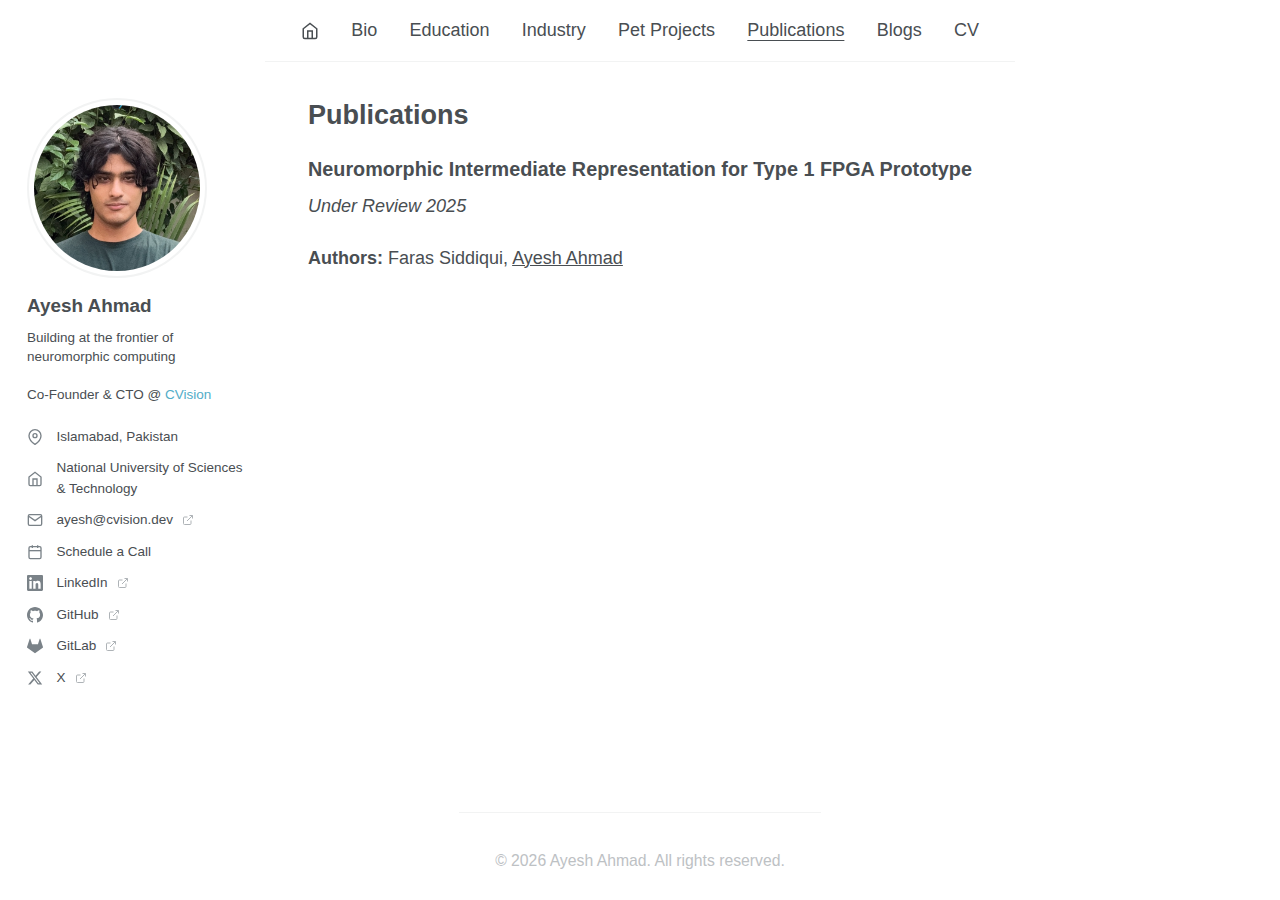
<file: publications.html>
<!DOCTYPE html>
<html lang="en">
<head>
    <meta charset="UTF-8">
    <meta name="viewport" content="width=device-width, initial-scale=1.0">
    <meta name="description" content="Publications - Ayesh Ahmad. Research publications on neuromorphic intermediate representations and edge AI systems.">
    <meta name="author" content="Ayesh Ahmad">
    
    <!-- Open Graph / Social Media -->
    <meta property="og:type" content="website">
    <meta property="og:url" content="https://a-ayesh.github.io/publications.html">
    <meta property="og:title" content="Publications - Ayesh Ahmad">
    <meta property="og:description" content="Research publications on neuromorphic intermediate representations and edge AI systems.">
    <meta property="og:image" content="https://a-ayesh.github.io/images/profile.png">
    <meta name="twitter:card" content="summary">
    
    <title>Publications - Ayesh Ahmad</title>
    <link rel="icon" href="favicon.svg" type="image/svg+xml">
    <link rel="canonical" href="https://a-ayesh.github.io/publications.html">
    <link rel="stylesheet" href="styles.css">
</head>
<body>
    <!-- Sidebar -->
    <aside class="sidebar">
        <div class="sidebar-content">
            <div class="profile-picture">
                <img src="images/profile.png" alt="Profile Picture" />
            </div>
            <h2 class="sidebar-name">Ayesh Ahmad</h2>
            <p class="sidebar-bio">Building at the frontier of neuromorphic computing <br><br>Co-Founder & CTO @ <a href="https://www.cvision.dev" target="_blank" rel="noopener noreferrer">CVision</a></p>
            <ul class="contact-list">
                <li>
                    <svg class="icon" width="16" height="16" viewBox="0 0 24 24" fill="none" stroke="currentColor" stroke-width="2">
                        <path d="M21 10c0 7-9 13-9 13s-9-6-9-13a9 9 0 0 1 18 0z"></path>
                        <circle cx="12" cy="10" r="3"></circle>
                    </svg>
                    <span>Islamabad, Pakistan</span>
                </li>
                <li>
                    <svg class="icon" width="16" height="16" viewBox="0 0 24 24" fill="none" stroke="currentColor" stroke-width="2">
                        <path d="M3 9l9-7 9 7v11a2 2 0 0 1-2 2H5a2 2 0 0 1-2-2z"></path>
                        <polyline points="9 22 9 12 15 12 15 22"></polyline>
                    </svg>
                    <span>National University of Sciences & Technology</span>
                </li>
                <li>
                    <a href="mailto:ayesh@cvision.dev" target="_blank" rel="noopener noreferrer" class="contact-link">
                        <svg class="icon" width="16" height="16" viewBox="0 0 24 24" fill="none" stroke="currentColor" stroke-width="2">
                            <path d="M4 4h16c1.1 0 2 .9 2 2v12c0 1.1-.9 2-2 2H4c-1.1 0-2-.9-2-2V6c0-1.1.9-2 2-2z"></path>
                            <polyline points="22,6 12,13 2,6"></polyline>
                        </svg>
                        <span>ayesh@cvision.dev</span>
                        <svg class="external-icon" width="12" height="12" viewBox="0 0 24 24" fill="none" stroke="currentColor" stroke-width="2">
                            <path d="M18 13v6a2 2 0 0 1-2 2H5a2 2 0 0 1-2-2V8a2 2 0 0 1 2-2h6"></path>
                            <polyline points="15 3 21 3 21 9"></polyline>
                            <line x1="10" y1="14" x2="21" y2="3"></line>
                        </svg>
                    </a>
                </li>
                <li>
                    <a href="#" class="contact-link calendly-link">
                        <svg class="icon" width="16" height="16" viewBox="0 0 24 24" fill="none" stroke="currentColor" stroke-width="2">
                            <rect x="3" y="4" width="18" height="18" rx="2" ry="2"></rect>
                            <line x1="16" y1="2" x2="16" y2="6"></line>
                            <line x1="8" y1="2" x2="8" y2="6"></line>
                            <line x1="3" y1="10" x2="21" y2="10"></line>
                        </svg>
                        <span>Schedule a Call</span>
                    </a>
                </li>
                <li>
                    <a href="https://www.linkedin.com/in/ayesh-ahmad" target="_blank" rel="noopener noreferrer" class="contact-link">
                        <svg class="icon" width="16" height="16" viewBox="0 0 24 24" fill="currentColor">
                            <path d="M20.447 20.452h-3.554v-5.569c0-1.328-.027-3.037-1.852-3.037-1.853 0-2.136 1.445-2.136 2.939v5.667H9.351V9h3.414v1.561h.046c.477-.9 1.637-1.85 3.37-1.85 3.601 0 4.267 2.37 4.267 5.455v6.286zM5.337 7.433c-1.144 0-2.063-.926-2.063-2.065 0-1.138.92-2.063 2.063-2.063 1.14 0 2.064.925 2.064 2.063 0 1.139-.925 2.065-2.064 2.065zm1.782 13.019H3.555V9h3.564v11.452zM22.225 0H1.771C.792 0 0 .774 0 1.729v20.542C0 23.227.792 24 1.771 24h20.451C23.2 24 24 23.227 24 22.271V1.729C24 .774 23.2 0 22.222 0h.003z"/>
                        </svg>
                        <span>LinkedIn</span>
                        <svg class="external-icon" width="12" height="12" viewBox="0 0 24 24" fill="none" stroke="currentColor" stroke-width="2">
                            <path d="M18 13v6a2 2 0 0 1-2 2H5a2 2 0 0 1-2-2V8a2 2 0 0 1 2-2h6"></path>
                            <polyline points="15 3 21 3 21 9"></polyline>
                            <line x1="10" y1="14" x2="21" y2="3"></line>
                        </svg>
                    </a>
                </li>
                <li>
                    <a href="https://github.com/a-ayesh" target="_blank" rel="noopener noreferrer" class="contact-link">
                        <svg class="icon" width="16" height="16" viewBox="0 0 24 24" fill="currentColor">
                            <path d="M12 0c-6.626 0-12 5.373-12 12 0 5.302 3.438 9.8 8.207 11.387.599.111.793-.261.793-.577v-2.234c-3.338.726-4.033-1.416-4.033-1.416-.546-1.387-1.333-1.756-1.333-1.756-1.089-.745.083-.729.083-.729 1.205.084 1.839 1.237 1.839 1.237 1.07 1.834 2.807 1.304 3.492.997.107-.775.418-1.305.762-1.604-2.665-.305-5.467-1.334-5.467-5.931 0-1.311.469-2.381 1.236-3.221-.124-.303-.535-1.524.117-3.176 0 0 1.008-.322 3.301 1.23.957-.266 1.983-.399 3.003-.404 1.02.005 2.047.138 3.006.404 2.291-1.552 3.297-1.23 3.297-1.23.653 1.653.242 2.874.118 3.176.77.84 1.235 1.911 1.235 3.221 0 4.609-2.807 5.624-5.479 5.921.43.372.823 1.102.823 2.222v3.293c0 .319.192.694.801.576 4.765-1.589 8.199-6.086 8.199-11.386 0-6.627-5.373-12-12-12z"/>
                        </svg>
                        <span>GitHub</span>
                        <svg class="external-icon" width="12" height="12" viewBox="0 0 24 24" fill="none" stroke="currentColor" stroke-width="2">
                            <path d="M18 13v6a2 2 0 0 1-2 2H5a2 2 0 0 1-2-2V8a2 2 0 0 1 2-2h6"></path>
                            <polyline points="15 3 21 3 21 9"></polyline>
                            <line x1="10" y1="14" x2="21" y2="3"></line>
                        </svg>
                    </a>
                </li>
                <li>
                    <a href="https://gitlab.com/a-ayesh" target="_blank" rel="noopener noreferrer" class="contact-link">
                        <svg class="icon" width="16" height="16" viewBox="0 0 24 24" fill="currentColor">
                            <path d="M23.955 13.587l-1.342-4.135-2.664-8.189c-.135-.423-.73-.423-.867 0L16.418 9.45H7.582L4.919 1.263c-.135-.423-.73-.423-.867 0L1.388 9.452.046 13.587c-.121.375.014.789.331 1.023L12 23.054l11.623-8.443c.318-.235.453-.647.332-1.024"/>
                        </svg>
                        <span>GitLab</span>
                        <svg class="external-icon" width="12" height="12" viewBox="0 0 24 24" fill="none" stroke="currentColor" stroke-width="2">
                            <path d="M18 13v6a2 2 0 0 1-2 2H5a2 2 0 0 1-2-2V8a2 2 0 0 1 2-2h6"></path>
                            <polyline points="15 3 21 3 21 9"></polyline>
                            <line x1="10" y1="14" x2="21" y2="3"></line>
                        </svg>
                    </a>
                </li>
                <li>
                    <a href="https://x.com/aayeshahmadd" target="_blank" rel="noopener noreferrer" class="contact-link">
                        <svg class="icon" width="16" height="16" viewBox="0 0 24 24" fill="currentColor">
                            <path d="M18.244 2.25h3.308l-7.227 8.26 8.502 11.24H16.17l-5.214-6.817L4.99 21.75H1.68l7.73-8.835L1.254 2.25H8.08l4.713 6.231zm-1.161 17.52h1.833L7.084 4.126H5.117z"/>
                        </svg>
                        <span>X</span>
                        <svg class="external-icon" width="12" height="12" viewBox="0 0 24 24" fill="none" stroke="currentColor" stroke-width="2">
                            <path d="M18 13v6a2 2 0 0 1-2 2H5a2 2 0 0 1-2-2V8a2 2 0 0 1 2-2h6"></path>
                            <polyline points="15 3 21 3 21 9"></polyline>
                            <line x1="10" y1="14" x2="21" y2="3"></line>
                        </svg>
                    </a>
                </li>
            </ul>
        </div>
    </aside>

    <!-- Main Content Area -->
    <div class="main-container">
        <!-- Navbar -->
        <nav class="navbar">
            <div class="navbar-content">
                <button class="menu-toggle" aria-label="Toggle Menu" aria-expanded="false">
                    <svg width="24" height="24" viewBox="0 0 24 24" fill="none" stroke="currentColor" stroke-width="2">
                        <line x1="3" y1="12" x2="21" y2="12"></line>
                        <line x1="3" y1="6" x2="21" y2="6"></line>
                        <line x1="3" y1="18" x2="21" y2="18"></line>
                    </svg>
                </button>
                <a href="index.html" class="navbar-home-icon" title="Portfolio">
                    <svg width="18" height="18" viewBox="0 0 24 24" fill="none" stroke="currentColor" stroke-width="2">
                        <path d="M3 9l9-7 9 7v11a2 2 0 0 1-2 2H5a2 2 0 0 1-2-2z"></path>
                        <polyline points="9 22 9 12 15 12 15 22"></polyline>
                    </svg>
                </a>
                <div class="navbar-right">
                    <a href="index.html" class="nav-link home-icon" title="Portfolio">
                        <svg width="18" height="18" viewBox="0 0 24 24" fill="none" stroke="currentColor" stroke-width="2">
                            <path d="M3 9l9-7 9 7v11a2 2 0 0 1-2 2H5a2 2 0 0 1-2-2z"></path>
                            <polyline points="9 22 9 12 15 12 15 22"></polyline>
                        </svg>
                    </a>
                    <a href="bio.html" class="nav-link">Bio</a>
                    <a href="education.html" class="nav-link">Education</a>
                    <a href="industry.html" class="nav-link">Industry</a>
                    <a href="pet-projects.html" class="nav-link">Pet Projects</a>
                    <a href="publications.html" class="nav-link active">Publications</a>
                    <a href="blogs.html" class="nav-link">Blogs</a>
                    <a href="files/resume.pdf" class="nav-link" target="_blank" rel="noopener noreferrer">CV</a>
                </div>
            </div>
        </nav>

        <!-- Main Content -->
        <main class="content">
            <h1 class="main-title">Publications</h1>
            
            <div class="publication-item">
                <h2 class="publication-title">Neuromorphic Intermediate Representation for Type 1 FPGA Prototype</h2>
                <p class="publication-status"><em>Under Review 2025</em></p>
                <p class="publication-authors"><b>Authors:</b> Faras Siddiqui, <u>Ayesh Ahmad</u></p>
            </div>
        </main>
        
        <!-- Footer -->
        <footer class="site-footer">
            <p>&copy; 2026 Ayesh Ahmad. All rights reserved.</p>
        </footer>
    </div>

    <script src="script.js"></script>
</body>
</html>
</file>
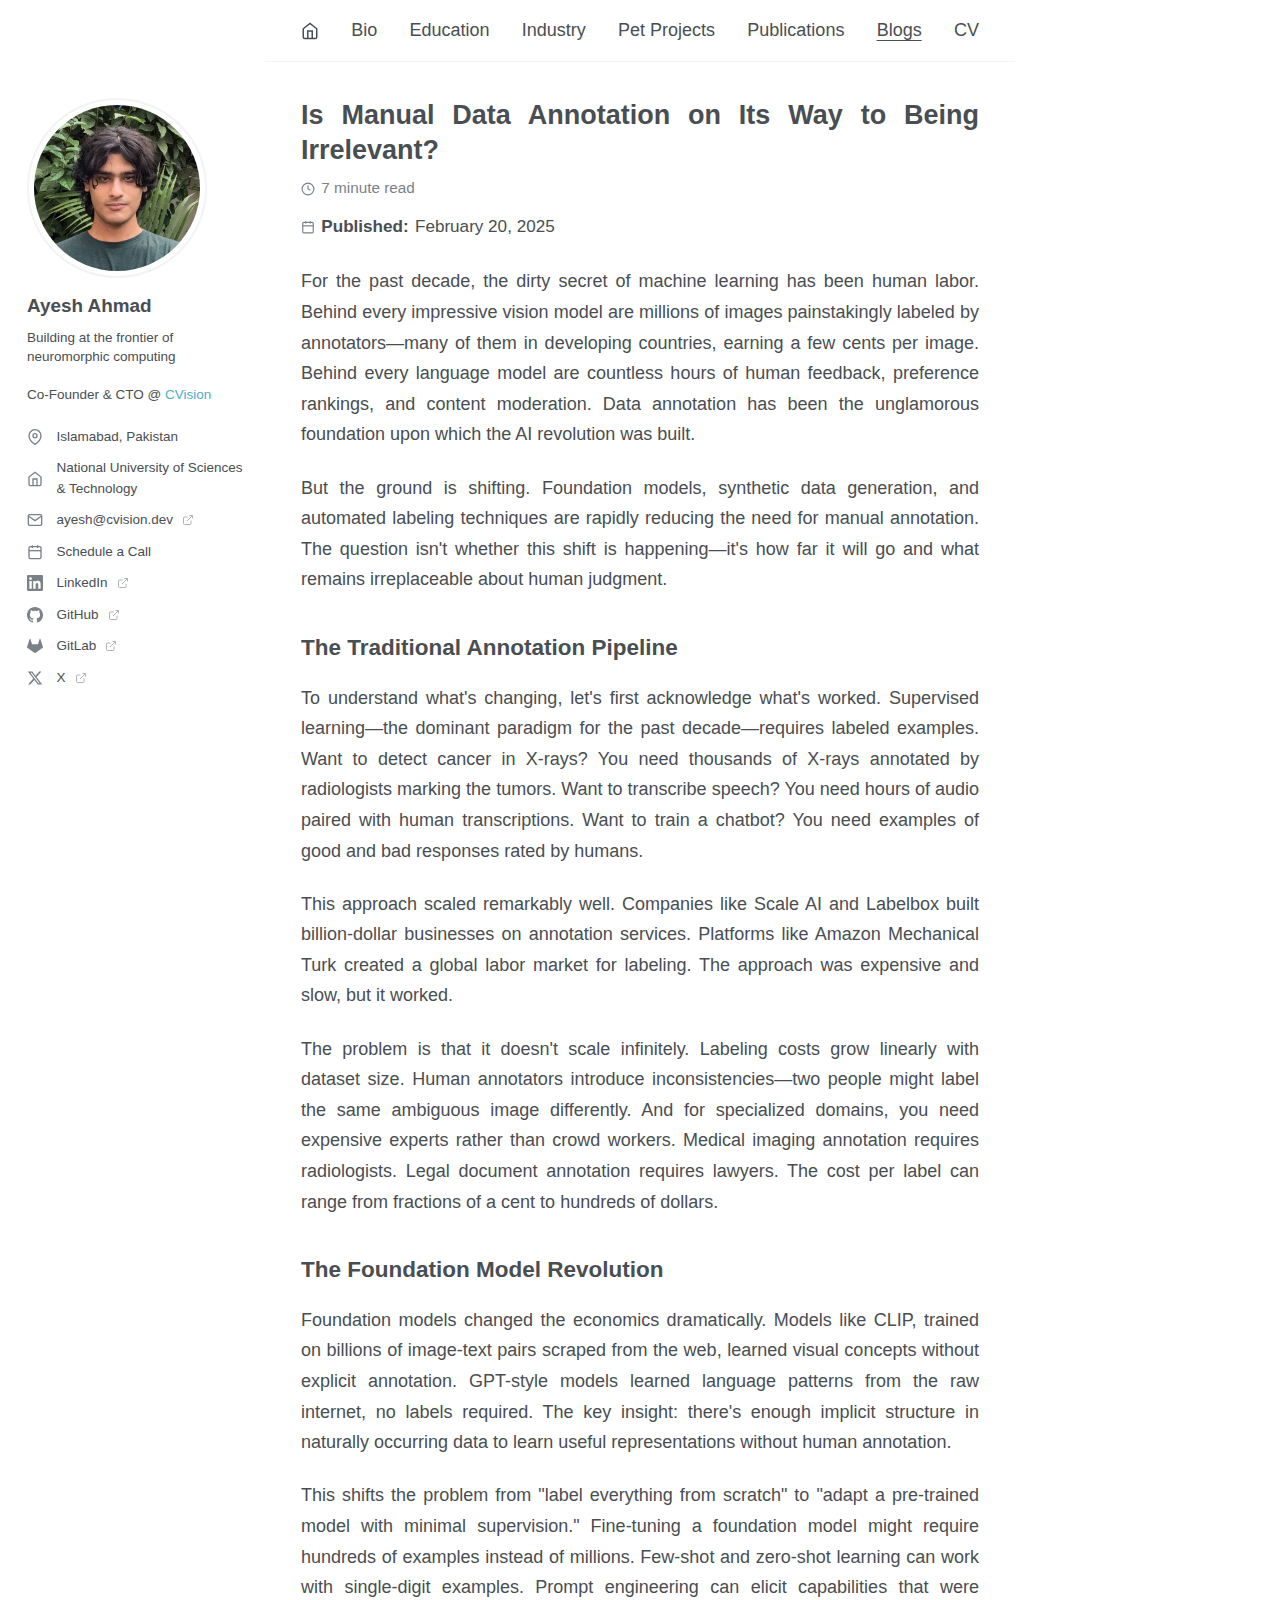
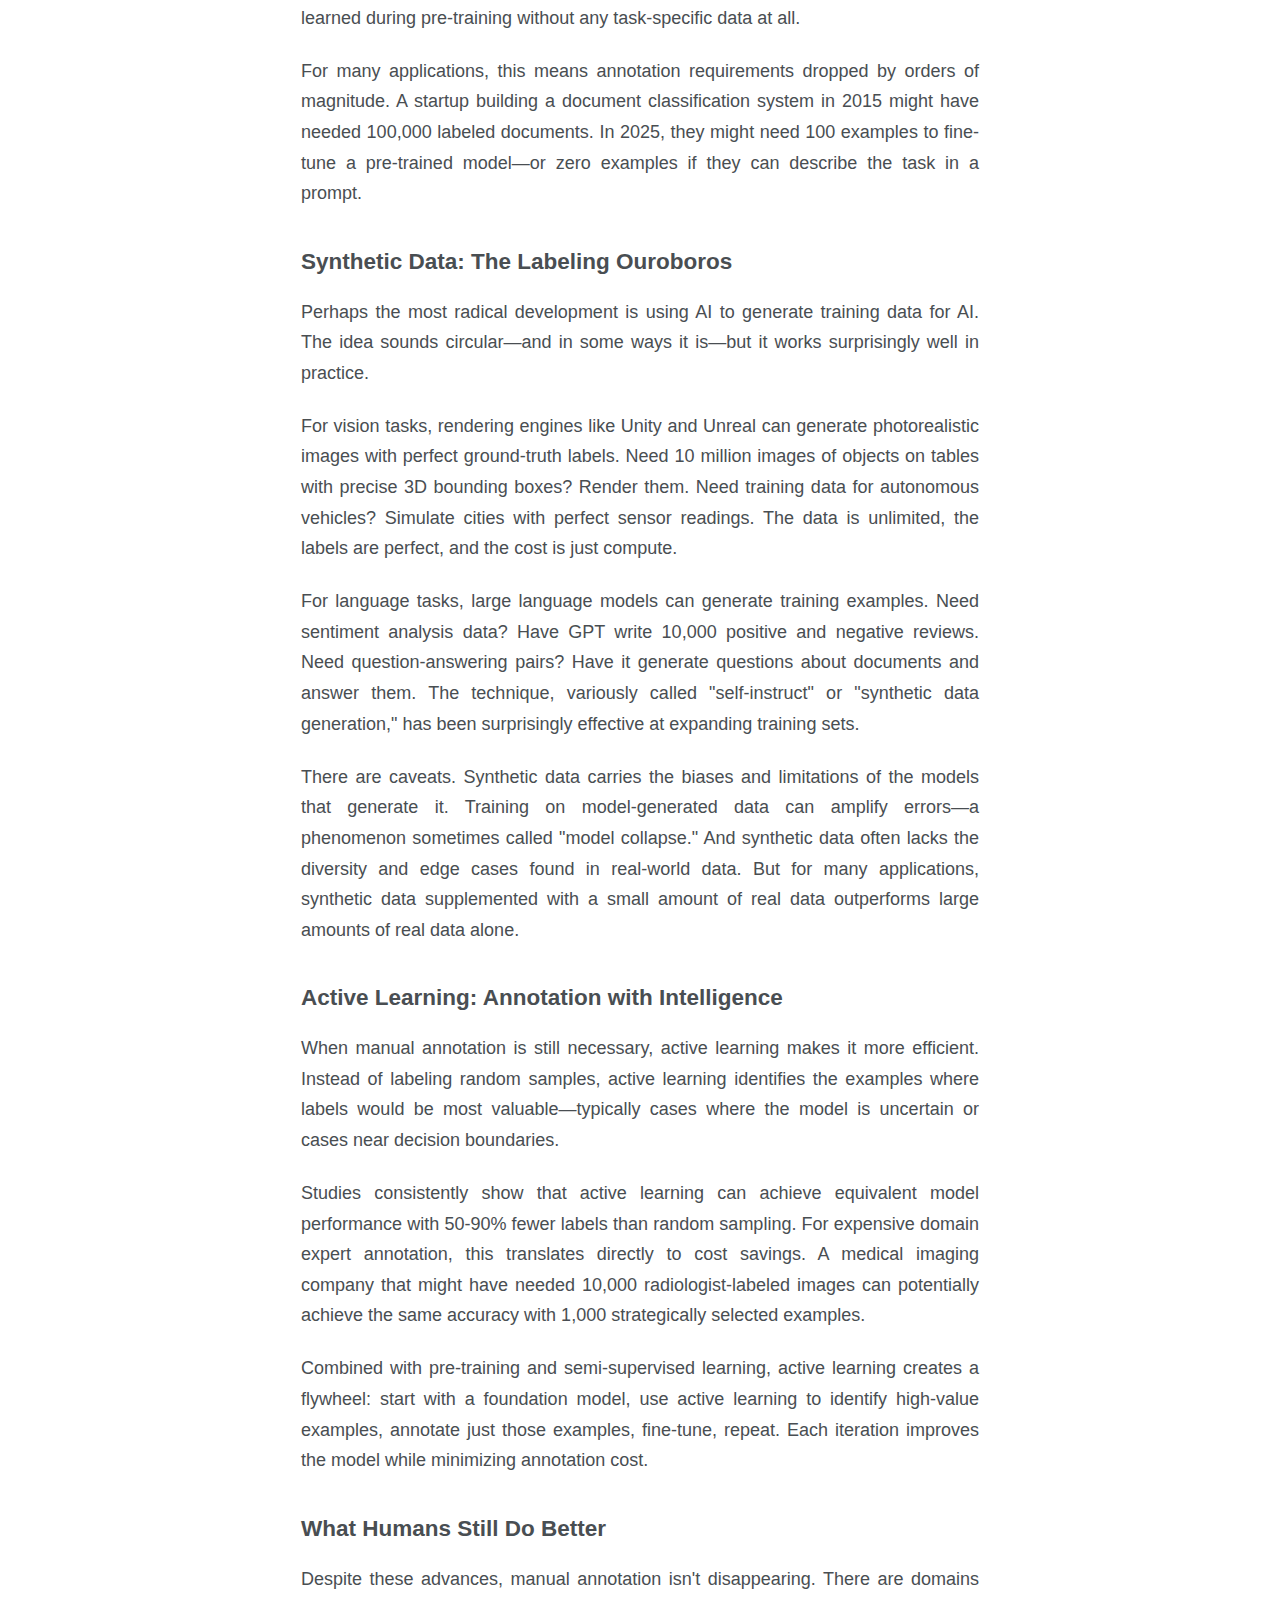
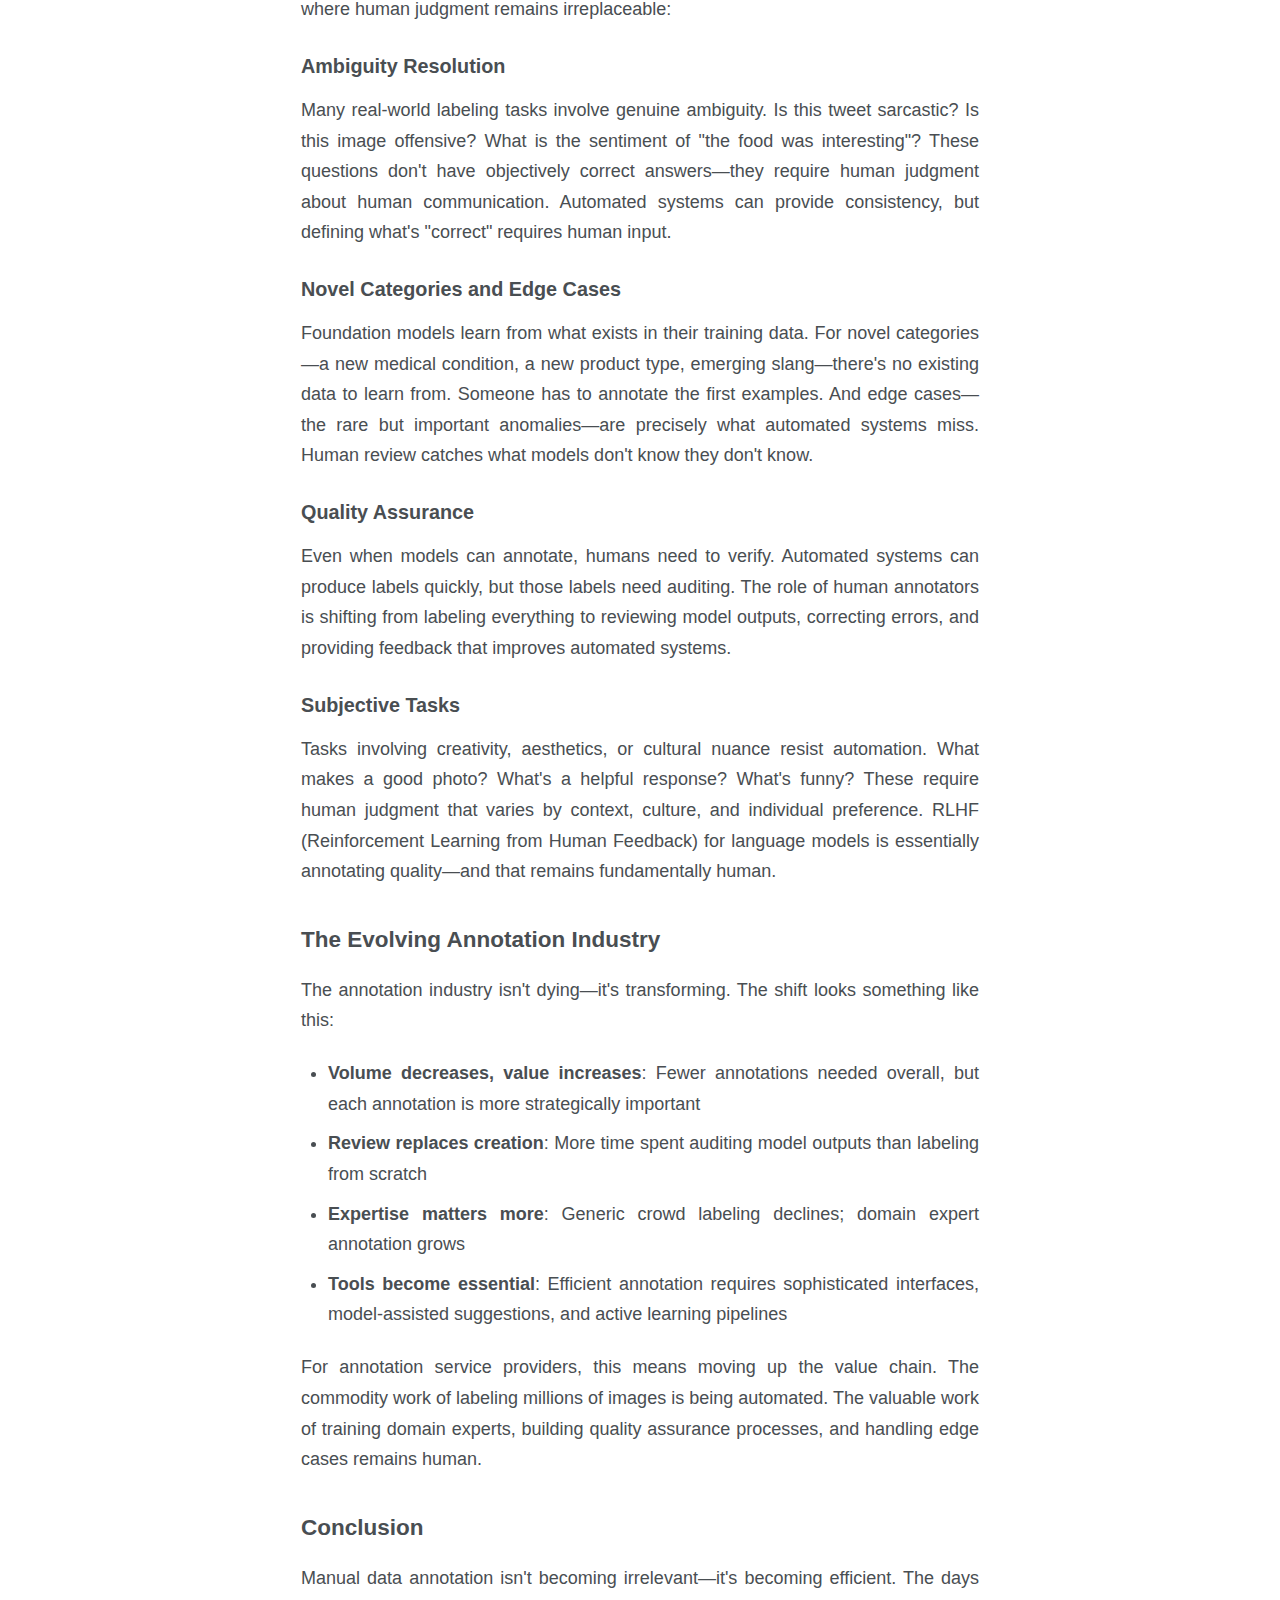
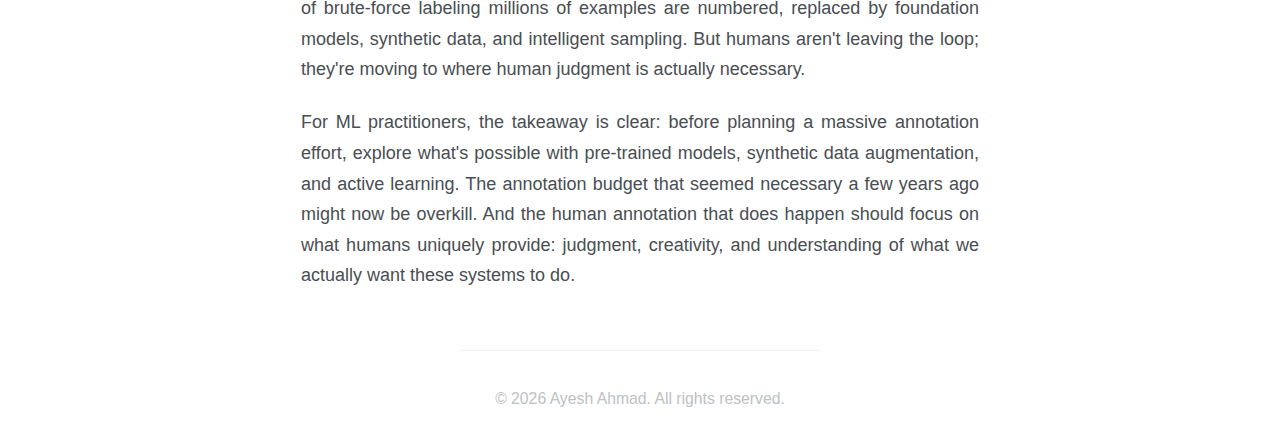
<file: blog/manual-data-annotation.html>
<!DOCTYPE html>
<html lang="en">
<head>
    <meta charset="UTF-8">
    <meta name="viewport" content="width=device-width, initial-scale=1.0">
    <meta name="description" content="Examining whether manual data annotation is becoming obsolete with advances in synthetic data, foundation models, and automated labeling.">
    <meta name="author" content="Ayesh Ahmad">
    
    <!-- Open Graph / Social Media -->
    <meta property="og:type" content="article">
    <meta property="og:url" content="https://a-ayesh.github.io/blog/manual-data-annotation.html">
    <meta property="og:title" content="Is Manual Data Annotation on Its Way to Being Irrelevant?">
    <meta property="og:description" content="Examining whether manual data annotation is becoming obsolete with advances in synthetic data and automated labeling.">
    <meta property="og:image" content="https://a-ayesh.github.io/images/profile.png">
    <meta property="article:published_time" content="2025-02-20">
    <meta property="article:author" content="Ayesh Ahmad">
    <meta name="twitter:card" content="summary">
    <meta name="twitter:creator" content="@aayeshahmadd">
    
    <title>Is Manual Data Annotation on Its Way to Being Irrelevant? - Ayesh Ahmad</title>
    <link rel="icon" href="../favicon.svg" type="image/svg+xml">
    <link rel="canonical" href="https://a-ayesh.github.io/blog/manual-data-annotation.html">
    <link rel="stylesheet" href="../styles.css">
</head>
<body>
    <!-- Sidebar -->
    <aside class="sidebar">
        <div class="sidebar-content">
            <div class="profile-picture">
                <img src="../images/profile.png" alt="Profile Picture" />
            </div>
            <h2 class="sidebar-name">Ayesh Ahmad</h2>
            <p class="sidebar-bio">Building at the frontier of neuromorphic computing <br><br>Co-Founder & CTO @ <a href="https://www.cvision.dev" target="_blank" rel="noopener noreferrer">CVision</a></p>
            <ul class="contact-list">
                <li>
                    <svg class="icon" width="16" height="16" viewBox="0 0 24 24" fill="none" stroke="currentColor" stroke-width="2">
                        <path d="M21 10c0 7-9 13-9 13s-9-6-9-13a9 9 0 0 1 18 0z"></path>
                        <circle cx="12" cy="10" r="3"></circle>
                    </svg>
                    <span>Islamabad, Pakistan</span>
                </li>
                <li>
                    <svg class="icon" width="16" height="16" viewBox="0 0 24 24" fill="none" stroke="currentColor" stroke-width="2">
                        <path d="M3 9l9-7 9 7v11a2 2 0 0 1-2 2H5a2 2 0 0 1-2-2z"></path>
                        <polyline points="9 22 9 12 15 12 15 22"></polyline>
                    </svg>
                    <span>National University of Sciences & Technology</span>
                </li>
                <li>
                    <a href="mailto:ayesh@cvision.dev" target="_blank" rel="noopener noreferrer" class="contact-link">
                        <svg class="icon" width="16" height="16" viewBox="0 0 24 24" fill="none" stroke="currentColor" stroke-width="2">
                            <path d="M4 4h16c1.1 0 2 .9 2 2v12c0 1.1-.9 2-2 2H4c-1.1 0-2-.9-2-2V6c0-1.1.9-2 2-2z"></path>
                            <polyline points="22,6 12,13 2,6"></polyline>
                        </svg>
                        <span>ayesh@cvision.dev</span>
                        <svg class="external-icon" width="12" height="12" viewBox="0 0 24 24" fill="none" stroke="currentColor" stroke-width="2">
                            <path d="M18 13v6a2 2 0 0 1-2 2H5a2 2 0 0 1-2-2V8a2 2 0 0 1 2-2h6"></path>
                            <polyline points="15 3 21 3 21 9"></polyline>
                            <line x1="10" y1="14" x2="21" y2="3"></line>
                        </svg>
                    </a>
                </li>
                <li>
                    <a href="#" class="contact-link calendly-link">
                        <svg class="icon" width="16" height="16" viewBox="0 0 24 24" fill="none" stroke="currentColor" stroke-width="2">
                            <rect x="3" y="4" width="18" height="18" rx="2" ry="2"></rect>
                            <line x1="16" y1="2" x2="16" y2="6"></line>
                            <line x1="8" y1="2" x2="8" y2="6"></line>
                            <line x1="3" y1="10" x2="21" y2="10"></line>
                        </svg>
                        <span>Schedule a Call</span>
                    </a>
                </li>
                <li>
                    <a href="https://www.linkedin.com/in/ayesh-ahmad" target="_blank" rel="noopener noreferrer" class="contact-link">
                        <svg class="icon" width="16" height="16" viewBox="0 0 24 24" fill="currentColor">
                            <path d="M20.447 20.452h-3.554v-5.569c0-1.328-.027-3.037-1.852-3.037-1.853 0-2.136 1.445-2.136 2.939v5.667H9.351V9h3.414v1.561h.046c.477-.9 1.637-1.85 3.37-1.85 3.601 0 4.267 2.37 4.267 5.455v6.286zM5.337 7.433c-1.144 0-2.063-.926-2.063-2.065 0-1.138.92-2.063 2.063-2.063 1.14 0 2.064.925 2.064 2.063 0 1.139-.925 2.065-2.064 2.065zm1.782 13.019H3.555V9h3.564v11.452zM22.225 0H1.771C.792 0 0 .774 0 1.729v20.542C0 23.227.792 24 1.771 24h20.451C23.2 24 24 23.227 24 22.271V1.729C24 .774 23.2 0 22.222 0h.003z"/>
                        </svg>
                        <span>LinkedIn</span>
                        <svg class="external-icon" width="12" height="12" viewBox="0 0 24 24" fill="none" stroke="currentColor" stroke-width="2">
                            <path d="M18 13v6a2 2 0 0 1-2 2H5a2 2 0 0 1-2-2V8a2 2 0 0 1 2-2h6"></path>
                            <polyline points="15 3 21 3 21 9"></polyline>
                            <line x1="10" y1="14" x2="21" y2="3"></line>
                        </svg>
                    </a>
                </li>
                <li>
                    <a href="https://github.com/a-ayesh" target="_blank" rel="noopener noreferrer" class="contact-link">
                        <svg class="icon" width="16" height="16" viewBox="0 0 24 24" fill="currentColor">
                            <path d="M12 0c-6.626 0-12 5.373-12 12 0 5.302 3.438 9.8 8.207 11.387.599.111.793-.261.793-.577v-2.234c-3.338.726-4.033-1.416-4.033-1.416-.546-1.387-1.333-1.756-1.333-1.756-1.089-.745.083-.729.083-.729 1.205.084 1.839 1.237 1.839 1.237 1.07 1.834 2.807 1.304 3.492.997.107-.775.418-1.305.762-1.604-2.665-.305-5.467-1.334-5.467-5.931 0-1.311.469-2.381 1.236-3.221-.124-.303-.535-1.524.117-3.176 0 0 1.008-.322 3.301 1.23.957-.266 1.983-.399 3.003-.404 1.02.005 2.047.138 3.006.404 2.291-1.552 3.297-1.23 3.297-1.23.653 1.653.242 2.874.118 3.176.77.84 1.235 1.911 1.235 3.221 0 4.609-2.807 5.624-5.479 5.921.43.372.823 1.102.823 2.222v3.293c0 .319.192.694.801.576 4.765-1.589 8.199-6.086 8.199-11.386 0-6.627-5.373-12-12-12z"/>
                        </svg>
                        <span>GitHub</span>
                        <svg class="external-icon" width="12" height="12" viewBox="0 0 24 24" fill="none" stroke="currentColor" stroke-width="2">
                            <path d="M18 13v6a2 2 0 0 1-2 2H5a2 2 0 0 1-2-2V8a2 2 0 0 1 2-2h6"></path>
                            <polyline points="15 3 21 3 21 9"></polyline>
                            <line x1="10" y1="14" x2="21" y2="3"></line>
                        </svg>
                    </a>
                </li>
                <li>
                    <a href="https://gitlab.com/a-ayesh" target="_blank" rel="noopener noreferrer" class="contact-link">
                        <svg class="icon" width="16" height="16" viewBox="0 0 24 24" fill="currentColor">
                            <path d="M23.955 13.587l-1.342-4.135-2.664-8.189c-.135-.423-.73-.423-.867 0L16.418 9.45H7.582L4.919 1.263c-.135-.423-.73-.423-.867 0L1.388 9.452.046 13.587c-.121.375.014.789.331 1.023L12 23.054l11.623-8.443c.318-.235.453-.647.332-1.024"/>
                        </svg>
                        <span>GitLab</span>
                        <svg class="external-icon" width="12" height="12" viewBox="0 0 24 24" fill="none" stroke="currentColor" stroke-width="2">
                            <path d="M18 13v6a2 2 0 0 1-2 2H5a2 2 0 0 1-2-2V8a2 2 0 0 1 2-2h6"></path>
                            <polyline points="15 3 21 3 21 9"></polyline>
                            <line x1="10" y1="14" x2="21" y2="3"></line>
                        </svg>
                    </a>
                </li>
                <li>
                    <a href="https://x.com/aayeshahmadd" target="_blank" rel="noopener noreferrer" class="contact-link">
                        <svg class="icon" width="16" height="16" viewBox="0 0 24 24" fill="currentColor">
                            <path d="M18.244 2.25h3.308l-7.227 8.26 8.502 11.24H16.17l-5.214-6.817L4.99 21.75H1.68l7.73-8.835L1.254 2.25H8.08l4.713 6.231zm-1.161 17.52h1.833L7.084 4.126H5.117z"/>
                        </svg>
                        <span>X</span>
                        <svg class="external-icon" width="12" height="12" viewBox="0 0 24 24" fill="none" stroke="currentColor" stroke-width="2">
                            <path d="M18 13v6a2 2 0 0 1-2 2H5a2 2 0 0 1-2-2V8a2 2 0 0 1 2-2h6"></path>
                            <polyline points="15 3 21 3 21 9"></polyline>
                            <line x1="10" y1="14" x2="21" y2="3"></line>
                        </svg>
                    </a>
                </li>
            </ul>
        </div>
    </aside>

    <!-- Main Content Area -->
    <div class="main-container">
        <!-- Navbar -->
        <nav class="navbar">
            <div class="navbar-content">
                <button class="menu-toggle" aria-label="Toggle Menu" aria-expanded="false">
                    <svg width="24" height="24" viewBox="0 0 24 24" fill="none" stroke="currentColor" stroke-width="2">
                        <line x1="3" y1="12" x2="21" y2="12"></line>
                        <line x1="3" y1="6" x2="21" y2="6"></line>
                        <line x1="3" y1="18" x2="21" y2="18"></line>
                    </svg>
                </button>
                <a href="../index.html" class="navbar-home-icon" title="Portfolio">
                    <svg width="18" height="18" viewBox="0 0 24 24" fill="none" stroke="currentColor" stroke-width="2">
                        <path d="M3 9l9-7 9 7v11a2 2 0 0 1-2 2H5a2 2 0 0 1-2-2z"></path>
                        <polyline points="9 22 9 12 15 12 15 22"></polyline>
                    </svg>
                </a>
                <div class="navbar-right">
                    <a href="../index.html" class="nav-link home-icon" title="Portfolio">
                        <svg width="18" height="18" viewBox="0 0 24 24" fill="none" stroke="currentColor" stroke-width="2">
                            <path d="M3 9l9-7 9 7v11a2 2 0 0 1-2 2H5a2 2 0 0 1-2-2z"></path>
                            <polyline points="9 22 9 12 15 12 15 22"></polyline>
                        </svg>
                    </a>
                    <a href="../bio.html" class="nav-link">Bio</a>
                    <a href="../education.html" class="nav-link">Education</a>
                    <a href="../industry.html" class="nav-link">Industry</a>
                    <a href="../pet-projects.html" class="nav-link">Pet Projects</a>
                    <a href="../publications.html" class="nav-link">Publications</a>
                    <a href="../blogs.html" class="nav-link active">Blogs</a>
                    <a href="../files/resume.pdf" class="nav-link" target="_blank" rel="noopener noreferrer">CV</a>
                </div>
            </div>
        </nav>

        <!-- Main Content -->
        <main class="content">
            <div class="blog-post-header">
                <h1 class="main-title">Is Manual Data Annotation on Its Way to Being Irrelevant?</h1>
                <div class="blog-post-meta">
                    <span class="blog-read-time">
                        <svg width="14" height="14" viewBox="0 0 24 24" fill="none" stroke="currentColor" stroke-width="2">
                            <circle cx="12" cy="12" r="10"></circle>
                            <polyline points="12 6 12 12 16 14"></polyline>
                        </svg>
                        7 minute read
                    </span>
                </div>
                <div class="blog-post-date">
                    <svg width="14" height="14" viewBox="0 0 24 24" fill="none" stroke="currentColor" stroke-width="2">
                        <rect x="3" y="4" width="18" height="18" rx="2" ry="2"></rect>
                        <line x1="16" y1="2" x2="16" y2="6"></line>
                        <line x1="8" y1="2" x2="8" y2="6"></line>
                        <line x1="3" y1="10" x2="21" y2="10"></line>
                    </svg>
                    <strong>Published:</strong> February 20, 2025
                </div>
            </div>

            <div class="blog-post-content">
                <p>For the past decade, the dirty secret of machine learning has been human labor. Behind every impressive vision model are millions of images painstakingly labeled by annotators—many of them in developing countries, earning a few cents per image. Behind every language model are countless hours of human feedback, preference rankings, and content moderation. Data annotation has been the unglamorous foundation upon which the AI revolution was built.</p>

                <p>But the ground is shifting. Foundation models, synthetic data generation, and automated labeling techniques are rapidly reducing the need for manual annotation. The question isn't whether this shift is happening—it's how far it will go and what remains irreplaceable about human judgment.</p>

                <h2>The Traditional Annotation Pipeline</h2>

                <p>To understand what's changing, let's first acknowledge what's worked. Supervised learning—the dominant paradigm for the past decade—requires labeled examples. Want to detect cancer in X-rays? You need thousands of X-rays annotated by radiologists marking the tumors. Want to transcribe speech? You need hours of audio paired with human transcriptions. Want to train a chatbot? You need examples of good and bad responses rated by humans.</p>

                <p>This approach scaled remarkably well. Companies like Scale AI and Labelbox built billion-dollar businesses on annotation services. Platforms like Amazon Mechanical Turk created a global labor market for labeling. The approach was expensive and slow, but it worked.</p>

                <p>The problem is that it doesn't scale infinitely. Labeling costs grow linearly with dataset size. Human annotators introduce inconsistencies—two people might label the same ambiguous image differently. And for specialized domains, you need expensive experts rather than crowd workers. Medical imaging annotation requires radiologists. Legal document annotation requires lawyers. The cost per label can range from fractions of a cent to hundreds of dollars.</p>

                <h2>The Foundation Model Revolution</h2>

                <p>Foundation models changed the economics dramatically. Models like CLIP, trained on billions of image-text pairs scraped from the web, learned visual concepts without explicit annotation. GPT-style models learned language patterns from the raw internet, no labels required. The key insight: there's enough implicit structure in naturally occurring data to learn useful representations without human annotation.</p>

                <p>This shifts the problem from "label everything from scratch" to "adapt a pre-trained model with minimal supervision." Fine-tuning a foundation model might require hundreds of examples instead of millions. Few-shot and zero-shot learning can work with single-digit examples. Prompt engineering can elicit capabilities that were learned during pre-training without any task-specific data at all.</p>

                <p>For many applications, this means annotation requirements dropped by orders of magnitude. A startup building a document classification system in 2015 might have needed 100,000 labeled documents. In 2025, they might need 100 examples to fine-tune a pre-trained model—or zero examples if they can describe the task in a prompt.</p>

                <h2>Synthetic Data: The Labeling Ouroboros</h2>

                <p>Perhaps the most radical development is using AI to generate training data for AI. The idea sounds circular—and in some ways it is—but it works surprisingly well in practice.</p>

                <p>For vision tasks, rendering engines like Unity and Unreal can generate photorealistic images with perfect ground-truth labels. Need 10 million images of objects on tables with precise 3D bounding boxes? Render them. Need training data for autonomous vehicles? Simulate cities with perfect sensor readings. The data is unlimited, the labels are perfect, and the cost is just compute.</p>

                <p>For language tasks, large language models can generate training examples. Need sentiment analysis data? Have GPT write 10,000 positive and negative reviews. Need question-answering pairs? Have it generate questions about documents and answer them. The technique, variously called "self-instruct" or "synthetic data generation," has been surprisingly effective at expanding training sets.</p>

                <p>There are caveats. Synthetic data carries the biases and limitations of the models that generate it. Training on model-generated data can amplify errors—a phenomenon sometimes called "model collapse." And synthetic data often lacks the diversity and edge cases found in real-world data. But for many applications, synthetic data supplemented with a small amount of real data outperforms large amounts of real data alone.</p>

                <h2>Active Learning: Annotation with Intelligence</h2>

                <p>When manual annotation is still necessary, active learning makes it more efficient. Instead of labeling random samples, active learning identifies the examples where labels would be most valuable—typically cases where the model is uncertain or cases near decision boundaries.</p>

                <p>Studies consistently show that active learning can achieve equivalent model performance with 50-90% fewer labels than random sampling. For expensive domain expert annotation, this translates directly to cost savings. A medical imaging company that might have needed 10,000 radiologist-labeled images can potentially achieve the same accuracy with 1,000 strategically selected examples.</p>

                <p>Combined with pre-training and semi-supervised learning, active learning creates a flywheel: start with a foundation model, use active learning to identify high-value examples, annotate just those examples, fine-tune, repeat. Each iteration improves the model while minimizing annotation cost.</p>

                <h2>What Humans Still Do Better</h2>

                <p>Despite these advances, manual annotation isn't disappearing. There are domains where human judgment remains irreplaceable:</p>

                <h3>Ambiguity Resolution</h3>

                <p>Many real-world labeling tasks involve genuine ambiguity. Is this tweet sarcastic? Is this image offensive? What is the sentiment of "the food was interesting"? These questions don't have objectively correct answers—they require human judgment about human communication. Automated systems can provide consistency, but defining what's "correct" requires human input.</p>

                <h3>Novel Categories and Edge Cases</h3>

                <p>Foundation models learn from what exists in their training data. For novel categories—a new medical condition, a new product type, emerging slang—there's no existing data to learn from. Someone has to annotate the first examples. And edge cases—the rare but important anomalies—are precisely what automated systems miss. Human review catches what models don't know they don't know.</p>

                <h3>Quality Assurance</h3>

                <p>Even when models can annotate, humans need to verify. Automated systems can produce labels quickly, but those labels need auditing. The role of human annotators is shifting from labeling everything to reviewing model outputs, correcting errors, and providing feedback that improves automated systems.</p>

                <h3>Subjective Tasks</h3>

                <p>Tasks involving creativity, aesthetics, or cultural nuance resist automation. What makes a good photo? What's a helpful response? What's funny? These require human judgment that varies by context, culture, and individual preference. RLHF (Reinforcement Learning from Human Feedback) for language models is essentially annotating quality—and that remains fundamentally human.</p>

                <h2>The Evolving Annotation Industry</h2>

                <p>The annotation industry isn't dying—it's transforming. The shift looks something like this:</p>

                <ul>
                    <li><strong>Volume decreases, value increases</strong>: Fewer annotations needed overall, but each annotation is more strategically important</li>
                    <li><strong>Review replaces creation</strong>: More time spent auditing model outputs than labeling from scratch</li>
                    <li><strong>Expertise matters more</strong>: Generic crowd labeling declines; domain expert annotation grows</li>
                    <li><strong>Tools become essential</strong>: Efficient annotation requires sophisticated interfaces, model-assisted suggestions, and active learning pipelines</li>
                </ul>

                <p>For annotation service providers, this means moving up the value chain. The commodity work of labeling millions of images is being automated. The valuable work of training domain experts, building quality assurance processes, and handling edge cases remains human.</p>

                <h2>Conclusion</h2>

                <p>Manual data annotation isn't becoming irrelevant—it's becoming efficient. The days of brute-force labeling millions of examples are numbered, replaced by foundation models, synthetic data, and intelligent sampling. But humans aren't leaving the loop; they're moving to where human judgment is actually necessary.</p>

                <p>For ML practitioners, the takeaway is clear: before planning a massive annotation effort, explore what's possible with pre-trained models, synthetic data augmentation, and active learning. The annotation budget that seemed necessary a few years ago might now be overkill. And the human annotation that does happen should focus on what humans uniquely provide: judgment, creativity, and understanding of what we actually want these systems to do.</p>
            </div>
        </main>
        
        <!-- Footer -->
        <footer class="site-footer">
            <p>&copy; 2026 Ayesh Ahmad. All rights reserved.</p>
        </footer>
    </div>

    <script src="../script.js"></script>
</body>
</html>
</file>
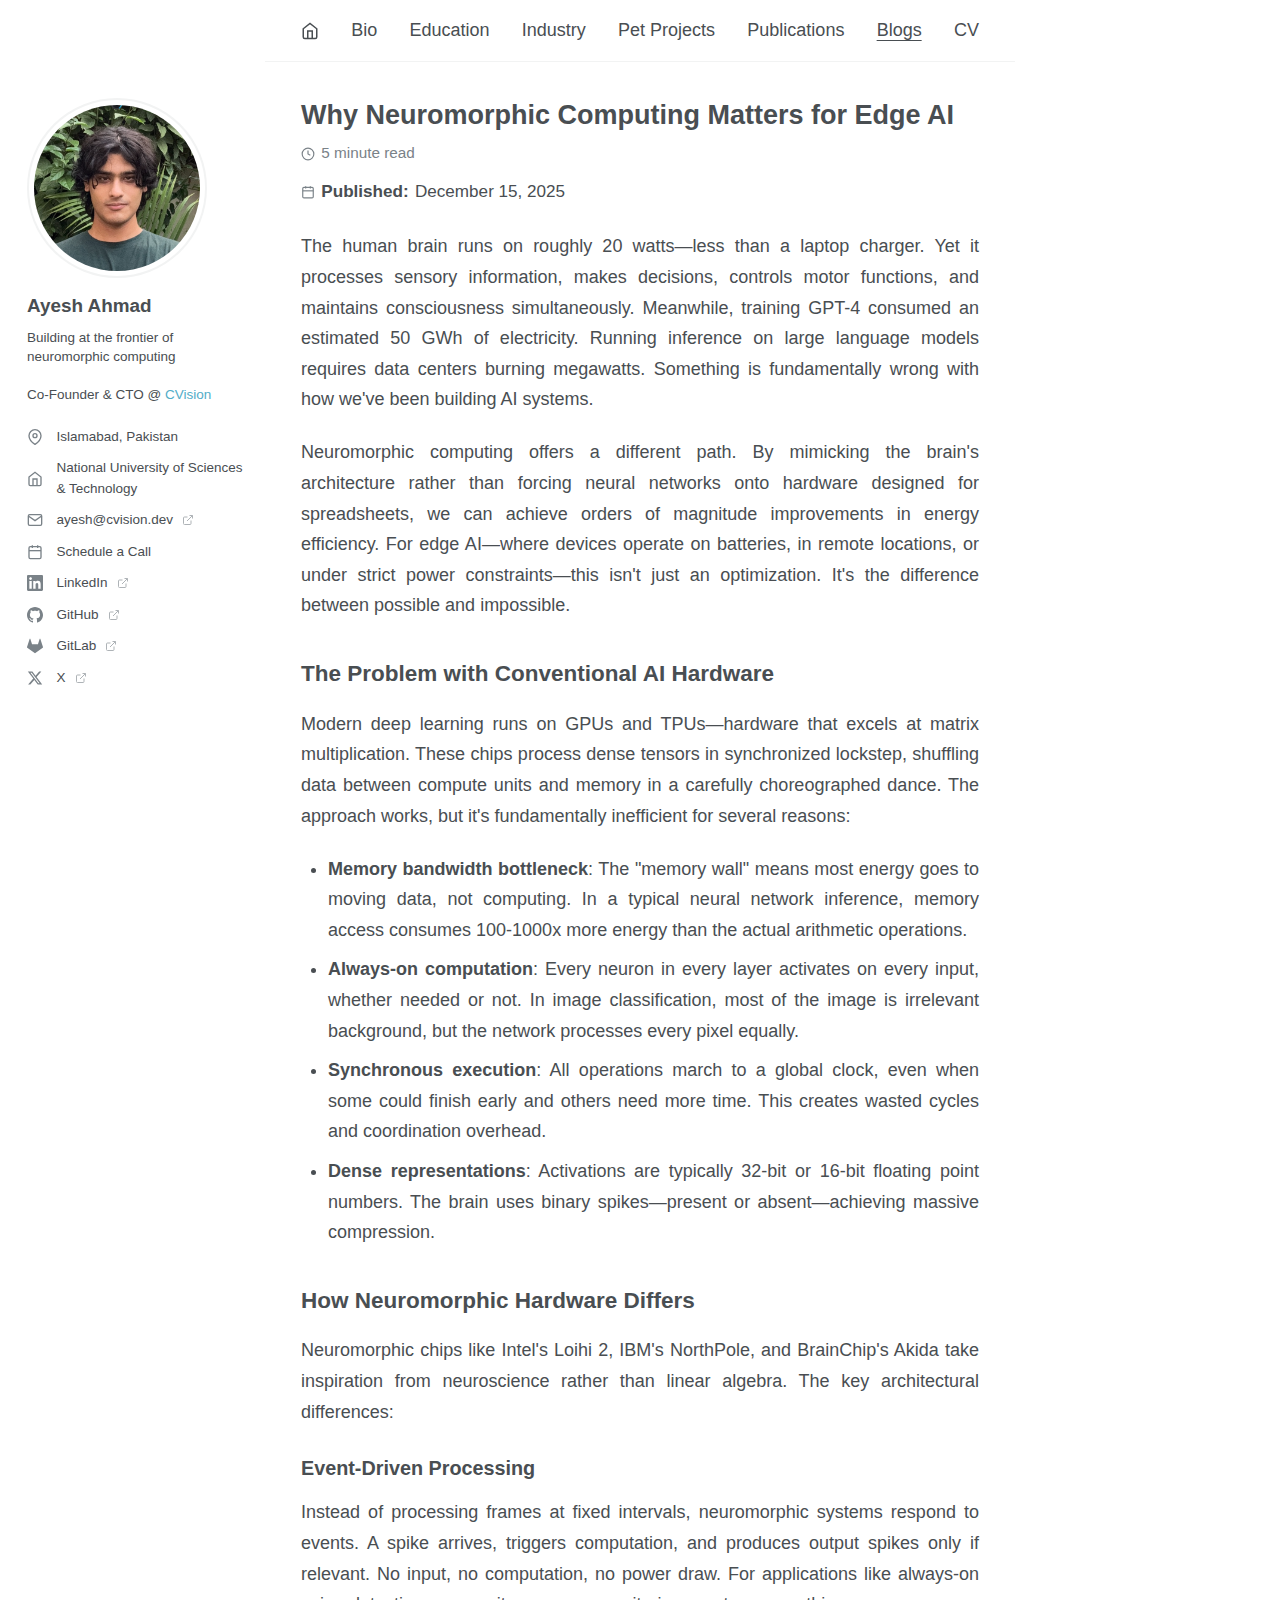
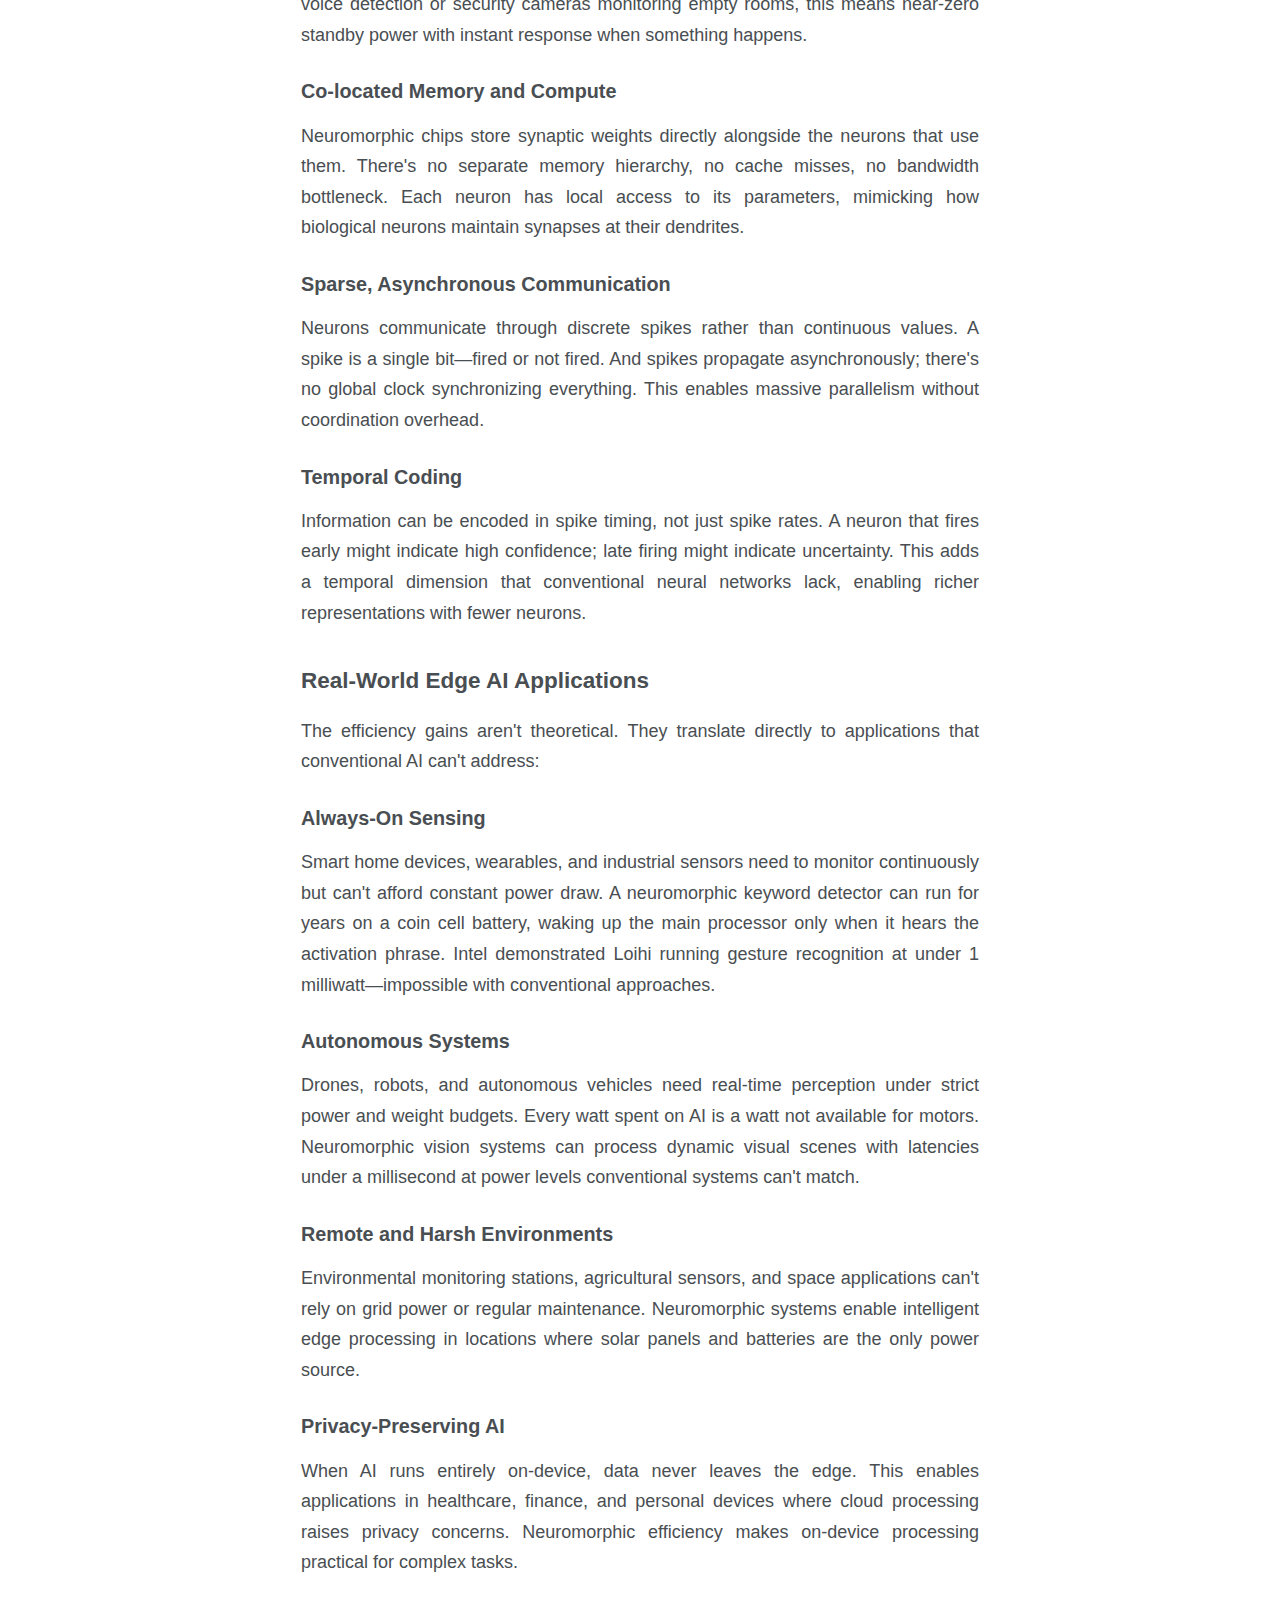
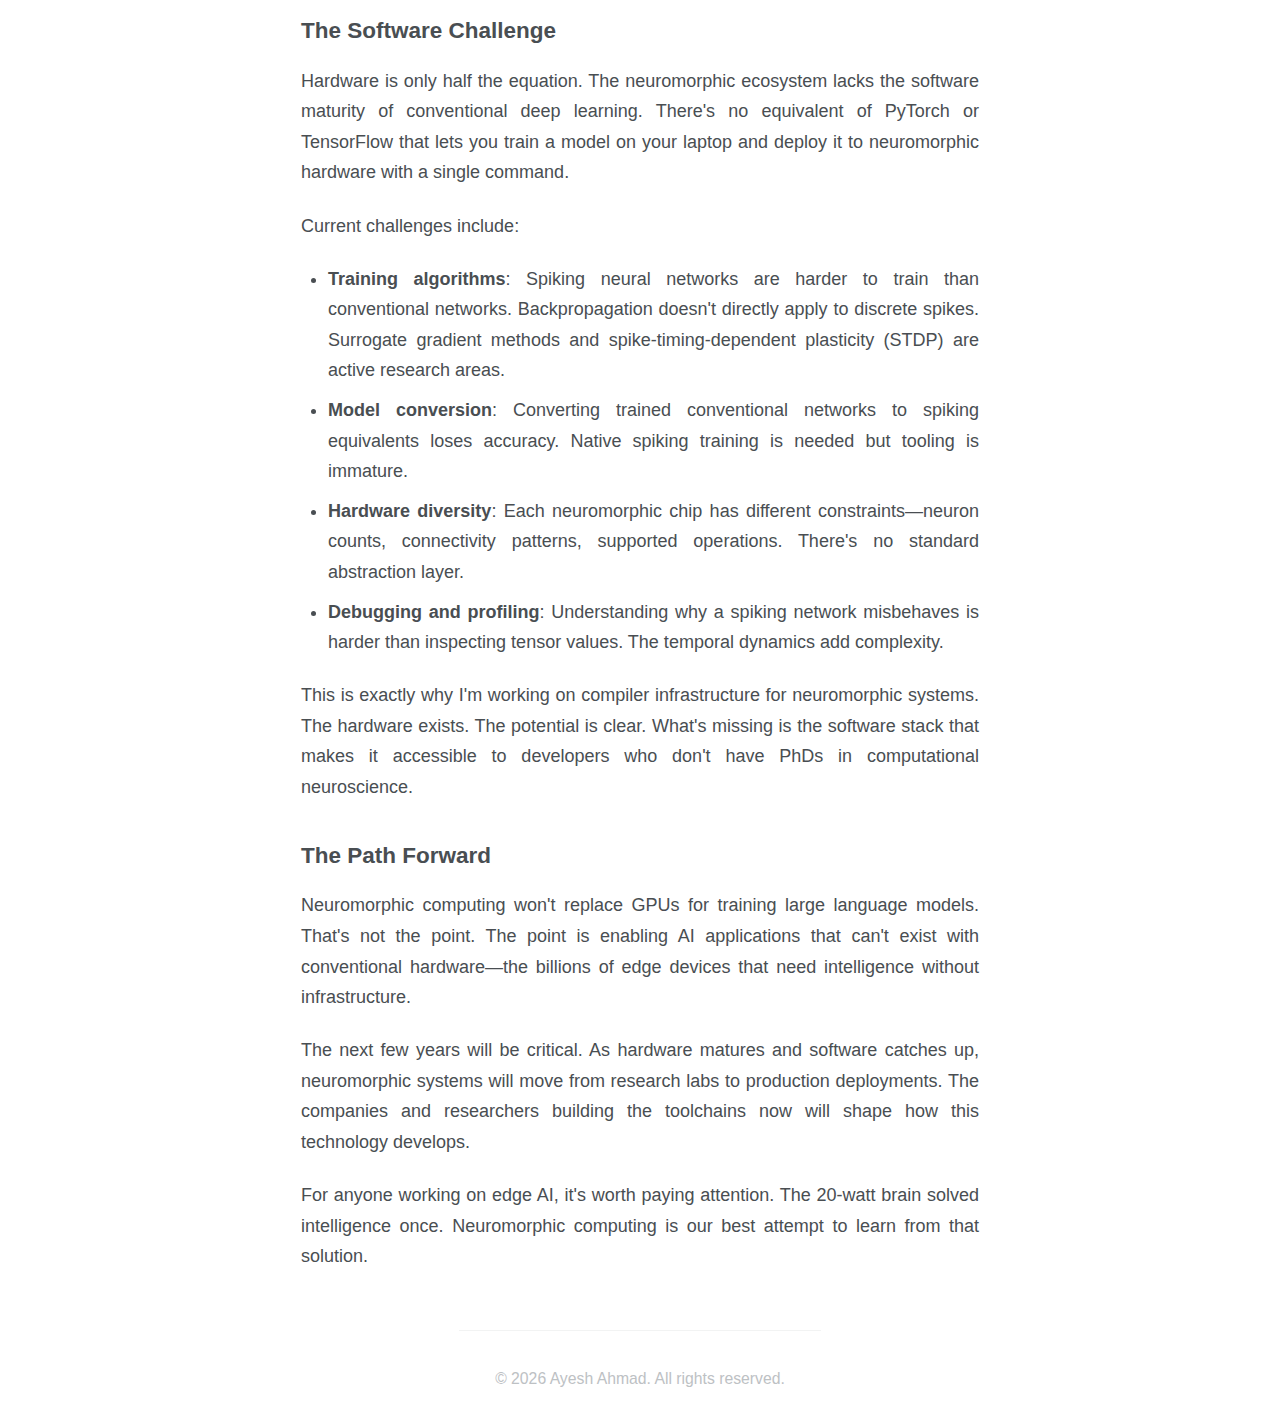
<file: blog/neuromorphic-computing-edge-ai.html>
<!DOCTYPE html>
<html lang="en">
<head>
    <meta charset="UTF-8">
    <meta name="viewport" content="width=device-width, initial-scale=1.0">
    <meta name="description" content="Exploring how brain-inspired architectures can deliver real-time inference under strict power and latency constraints for edge AI applications.">
    <meta name="author" content="Ayesh Ahmad">
    
    <!-- Open Graph / Social Media -->
    <meta property="og:type" content="article">
    <meta property="og:url" content="https://a-ayesh.github.io/blog/neuromorphic-computing-edge-ai.html">
    <meta property="og:title" content="Why Neuromorphic Computing Matters for Edge AI">
    <meta property="og:description" content="Exploring how brain-inspired architectures can deliver real-time inference under strict power and latency constraints.">
    <meta property="og:image" content="https://a-ayesh.github.io/images/profile.png">
    <meta property="article:published_time" content="2025-12-15">
    <meta property="article:author" content="Ayesh Ahmad">
    <meta name="twitter:card" content="summary">
    <meta name="twitter:creator" content="@aayeshahmadd">
    
    <title>Why Neuromorphic Computing Matters for Edge AI - Ayesh Ahmad</title>
    <link rel="icon" href="../favicon.svg" type="image/svg+xml">
    <link rel="canonical" href="https://a-ayesh.github.io/blog/neuromorphic-computing-edge-ai.html">
    <link rel="stylesheet" href="../styles.css">
</head>
<body>
    <!-- Sidebar -->
    <aside class="sidebar">
        <div class="sidebar-content">
            <div class="profile-picture">
                <img src="../images/profile.png" alt="Profile Picture" />
            </div>
            <h2 class="sidebar-name">Ayesh Ahmad</h2>
            <p class="sidebar-bio">Building at the frontier of neuromorphic computing <br><br>Co-Founder & CTO @ <a href="https://www.cvision.dev" target="_blank" rel="noopener noreferrer">CVision</a></p>
            <ul class="contact-list">
                <li>
                    <svg class="icon" width="16" height="16" viewBox="0 0 24 24" fill="none" stroke="currentColor" stroke-width="2">
                        <path d="M21 10c0 7-9 13-9 13s-9-6-9-13a9 9 0 0 1 18 0z"></path>
                        <circle cx="12" cy="10" r="3"></circle>
                    </svg>
                    <span>Islamabad, Pakistan</span>
                </li>
                <li>
                    <svg class="icon" width="16" height="16" viewBox="0 0 24 24" fill="none" stroke="currentColor" stroke-width="2">
                        <path d="M3 9l9-7 9 7v11a2 2 0 0 1-2 2H5a2 2 0 0 1-2-2z"></path>
                        <polyline points="9 22 9 12 15 12 15 22"></polyline>
                    </svg>
                    <span>National University of Sciences & Technology</span>
                </li>
                <li>
                    <a href="mailto:ayesh@cvision.dev" target="_blank" rel="noopener noreferrer" class="contact-link">
                        <svg class="icon" width="16" height="16" viewBox="0 0 24 24" fill="none" stroke="currentColor" stroke-width="2">
                            <path d="M4 4h16c1.1 0 2 .9 2 2v12c0 1.1-.9 2-2 2H4c-1.1 0-2-.9-2-2V6c0-1.1.9-2 2-2z"></path>
                            <polyline points="22,6 12,13 2,6"></polyline>
                        </svg>
                        <span>ayesh@cvision.dev</span>
                        <svg class="external-icon" width="12" height="12" viewBox="0 0 24 24" fill="none" stroke="currentColor" stroke-width="2">
                            <path d="M18 13v6a2 2 0 0 1-2 2H5a2 2 0 0 1-2-2V8a2 2 0 0 1 2-2h6"></path>
                            <polyline points="15 3 21 3 21 9"></polyline>
                            <line x1="10" y1="14" x2="21" y2="3"></line>
                        </svg>
                    </a>
                </li>
                <li>
                    <a href="#" class="contact-link calendly-link">
                        <svg class="icon" width="16" height="16" viewBox="0 0 24 24" fill="none" stroke="currentColor" stroke-width="2">
                            <rect x="3" y="4" width="18" height="18" rx="2" ry="2"></rect>
                            <line x1="16" y1="2" x2="16" y2="6"></line>
                            <line x1="8" y1="2" x2="8" y2="6"></line>
                            <line x1="3" y1="10" x2="21" y2="10"></line>
                        </svg>
                        <span>Schedule a Call</span>
                    </a>
                </li>
                <li>
                    <a href="https://www.linkedin.com/in/ayesh-ahmad" target="_blank" rel="noopener noreferrer" class="contact-link">
                        <svg class="icon" width="16" height="16" viewBox="0 0 24 24" fill="currentColor">
                            <path d="M20.447 20.452h-3.554v-5.569c0-1.328-.027-3.037-1.852-3.037-1.853 0-2.136 1.445-2.136 2.939v5.667H9.351V9h3.414v1.561h.046c.477-.9 1.637-1.85 3.37-1.85 3.601 0 4.267 2.37 4.267 5.455v6.286zM5.337 7.433c-1.144 0-2.063-.926-2.063-2.065 0-1.138.92-2.063 2.063-2.063 1.14 0 2.064.925 2.064 2.063 0 1.139-.925 2.065-2.064 2.065zm1.782 13.019H3.555V9h3.564v11.452zM22.225 0H1.771C.792 0 0 .774 0 1.729v20.542C0 23.227.792 24 1.771 24h20.451C23.2 24 24 23.227 24 22.271V1.729C24 .774 23.2 0 22.222 0h.003z"/>
                        </svg>
                        <span>LinkedIn</span>
                        <svg class="external-icon" width="12" height="12" viewBox="0 0 24 24" fill="none" stroke="currentColor" stroke-width="2">
                            <path d="M18 13v6a2 2 0 0 1-2 2H5a2 2 0 0 1-2-2V8a2 2 0 0 1 2-2h6"></path>
                            <polyline points="15 3 21 3 21 9"></polyline>
                            <line x1="10" y1="14" x2="21" y2="3"></line>
                        </svg>
                    </a>
                </li>
                <li>
                    <a href="https://github.com/a-ayesh" target="_blank" rel="noopener noreferrer" class="contact-link">
                        <svg class="icon" width="16" height="16" viewBox="0 0 24 24" fill="currentColor">
                            <path d="M12 0c-6.626 0-12 5.373-12 12 0 5.302 3.438 9.8 8.207 11.387.599.111.793-.261.793-.577v-2.234c-3.338.726-4.033-1.416-4.033-1.416-.546-1.387-1.333-1.756-1.333-1.756-1.089-.745.083-.729.083-.729 1.205.084 1.839 1.237 1.839 1.237 1.07 1.834 2.807 1.304 3.492.997.107-.775.418-1.305.762-1.604-2.665-.305-5.467-1.334-5.467-5.931 0-1.311.469-2.381 1.236-3.221-.124-.303-.535-1.524.117-3.176 0 0 1.008-.322 3.301 1.23.957-.266 1.983-.399 3.003-.404 1.02.005 2.047.138 3.006.404 2.291-1.552 3.297-1.23 3.297-1.23.653 1.653.242 2.874.118 3.176.77.84 1.235 1.911 1.235 3.221 0 4.609-2.807 5.624-5.479 5.921.43.372.823 1.102.823 2.222v3.293c0 .319.192.694.801.576 4.765-1.589 8.199-6.086 8.199-11.386 0-6.627-5.373-12-12-12z"/>
                        </svg>
                        <span>GitHub</span>
                        <svg class="external-icon" width="12" height="12" viewBox="0 0 24 24" fill="none" stroke="currentColor" stroke-width="2">
                            <path d="M18 13v6a2 2 0 0 1-2 2H5a2 2 0 0 1-2-2V8a2 2 0 0 1 2-2h6"></path>
                            <polyline points="15 3 21 3 21 9"></polyline>
                            <line x1="10" y1="14" x2="21" y2="3"></line>
                        </svg>
                    </a>
                </li>
                <li>
                    <a href="https://gitlab.com/a-ayesh" target="_blank" rel="noopener noreferrer" class="contact-link">
                        <svg class="icon" width="16" height="16" viewBox="0 0 24 24" fill="currentColor">
                            <path d="M23.955 13.587l-1.342-4.135-2.664-8.189c-.135-.423-.73-.423-.867 0L16.418 9.45H7.582L4.919 1.263c-.135-.423-.73-.423-.867 0L1.388 9.452.046 13.587c-.121.375.014.789.331 1.023L12 23.054l11.623-8.443c.318-.235.453-.647.332-1.024"/>
                        </svg>
                        <span>GitLab</span>
                        <svg class="external-icon" width="12" height="12" viewBox="0 0 24 24" fill="none" stroke="currentColor" stroke-width="2">
                            <path d="M18 13v6a2 2 0 0 1-2 2H5a2 2 0 0 1-2-2V8a2 2 0 0 1 2-2h6"></path>
                            <polyline points="15 3 21 3 21 9"></polyline>
                            <line x1="10" y1="14" x2="21" y2="3"></line>
                        </svg>
                    </a>
                </li>
                <li>
                    <a href="https://x.com/aayeshahmadd" target="_blank" rel="noopener noreferrer" class="contact-link">
                        <svg class="icon" width="16" height="16" viewBox="0 0 24 24" fill="currentColor">
                            <path d="M18.244 2.25h3.308l-7.227 8.26 8.502 11.24H16.17l-5.214-6.817L4.99 21.75H1.68l7.73-8.835L1.254 2.25H8.08l4.713 6.231zm-1.161 17.52h1.833L7.084 4.126H5.117z"/>
                        </svg>
                        <span>X</span>
                        <svg class="external-icon" width="12" height="12" viewBox="0 0 24 24" fill="none" stroke="currentColor" stroke-width="2">
                            <path d="M18 13v6a2 2 0 0 1-2 2H5a2 2 0 0 1-2-2V8a2 2 0 0 1 2-2h6"></path>
                            <polyline points="15 3 21 3 21 9"></polyline>
                            <line x1="10" y1="14" x2="21" y2="3"></line>
                        </svg>
                    </a>
                </li>
            </ul>
        </div>
    </aside>

    <!-- Main Content Area -->
    <div class="main-container">
        <!-- Navbar -->
        <nav class="navbar">
            <div class="navbar-content">
                <button class="menu-toggle" aria-label="Toggle Menu" aria-expanded="false">
                    <svg width="24" height="24" viewBox="0 0 24 24" fill="none" stroke="currentColor" stroke-width="2">
                        <line x1="3" y1="12" x2="21" y2="12"></line>
                        <line x1="3" y1="6" x2="21" y2="6"></line>
                        <line x1="3" y1="18" x2="21" y2="18"></line>
                    </svg>
                </button>
                <a href="../index.html" class="navbar-home-icon" title="Portfolio">
                    <svg width="18" height="18" viewBox="0 0 24 24" fill="none" stroke="currentColor" stroke-width="2">
                        <path d="M3 9l9-7 9 7v11a2 2 0 0 1-2 2H5a2 2 0 0 1-2-2z"></path>
                        <polyline points="9 22 9 12 15 12 15 22"></polyline>
                    </svg>
                </a>
                <div class="navbar-right">
                    <a href="../index.html" class="nav-link home-icon" title="Portfolio">
                        <svg width="18" height="18" viewBox="0 0 24 24" fill="none" stroke="currentColor" stroke-width="2">
                            <path d="M3 9l9-7 9 7v11a2 2 0 0 1-2 2H5a2 2 0 0 1-2-2z"></path>
                            <polyline points="9 22 9 12 15 12 15 22"></polyline>
                        </svg>
                    </a>
                    <a href="../bio.html" class="nav-link">Bio</a>
                    <a href="../education.html" class="nav-link">Education</a>
                    <a href="../industry.html" class="nav-link">Industry</a>
                    <a href="../pet-projects.html" class="nav-link">Pet Projects</a>
                    <a href="../publications.html" class="nav-link">Publications</a>
                    <a href="../blogs.html" class="nav-link active">Blogs</a>
                    <a href="../files/resume.pdf" class="nav-link" target="_blank" rel="noopener noreferrer">CV</a>
                </div>
            </div>
        </nav>

        <!-- Main Content -->
        <main class="content">
            <div class="blog-post-header">
                <h1 class="main-title">Why Neuromorphic Computing Matters for Edge AI</h1>
                <div class="blog-post-meta">
                    <span class="blog-read-time">
                        <svg width="14" height="14" viewBox="0 0 24 24" fill="none" stroke="currentColor" stroke-width="2">
                            <circle cx="12" cy="12" r="10"></circle>
                            <polyline points="12 6 12 12 16 14"></polyline>
                        </svg>
                        5 minute read
                    </span>
                </div>
                <div class="blog-post-date">
                    <svg width="14" height="14" viewBox="0 0 24 24" fill="none" stroke="currentColor" stroke-width="2">
                        <rect x="3" y="4" width="18" height="18" rx="2" ry="2"></rect>
                        <line x1="16" y1="2" x2="16" y2="6"></line>
                        <line x1="8" y1="2" x2="8" y2="6"></line>
                        <line x1="3" y1="10" x2="21" y2="10"></line>
                    </svg>
                    <strong>Published:</strong> December 15, 2025
                </div>
            </div>

            <div class="blog-post-content">
                <p>The human brain runs on roughly 20 watts—less than a laptop charger. Yet it processes sensory information, makes decisions, controls motor functions, and maintains consciousness simultaneously. Meanwhile, training GPT-4 consumed an estimated 50 GWh of electricity. Running inference on large language models requires data centers burning megawatts. Something is fundamentally wrong with how we've been building AI systems.</p>

                <p>Neuromorphic computing offers a different path. By mimicking the brain's architecture rather than forcing neural networks onto hardware designed for spreadsheets, we can achieve orders of magnitude improvements in energy efficiency. For edge AI—where devices operate on batteries, in remote locations, or under strict power constraints—this isn't just an optimization. It's the difference between possible and impossible.</p>

                <h2>The Problem with Conventional AI Hardware</h2>

                <p>Modern deep learning runs on GPUs and TPUs—hardware that excels at matrix multiplication. These chips process dense tensors in synchronized lockstep, shuffling data between compute units and memory in a carefully choreographed dance. The approach works, but it's fundamentally inefficient for several reasons:</p>

                <ul>
                    <li><strong>Memory bandwidth bottleneck</strong>: The "memory wall" means most energy goes to moving data, not computing. In a typical neural network inference, memory access consumes 100-1000x more energy than the actual arithmetic operations.</li>
                    <li><strong>Always-on computation</strong>: Every neuron in every layer activates on every input, whether needed or not. In image classification, most of the image is irrelevant background, but the network processes every pixel equally.</li>
                    <li><strong>Synchronous execution</strong>: All operations march to a global clock, even when some could finish early and others need more time. This creates wasted cycles and coordination overhead.</li>
                    <li><strong>Dense representations</strong>: Activations are typically 32-bit or 16-bit floating point numbers. The brain uses binary spikes—present or absent—achieving massive compression.</li>
                </ul>

                <h2>How Neuromorphic Hardware Differs</h2>

                <p>Neuromorphic chips like Intel's Loihi 2, IBM's NorthPole, and BrainChip's Akida take inspiration from neuroscience rather than linear algebra. The key architectural differences:</p>

                <h3>Event-Driven Processing</h3>

                <p>Instead of processing frames at fixed intervals, neuromorphic systems respond to events. A spike arrives, triggers computation, and produces output spikes only if relevant. No input, no computation, no power draw. For applications like always-on voice detection or security cameras monitoring empty rooms, this means near-zero standby power with instant response when something happens.</p>

                <h3>Co-located Memory and Compute</h3>

                <p>Neuromorphic chips store synaptic weights directly alongside the neurons that use them. There's no separate memory hierarchy, no cache misses, no bandwidth bottleneck. Each neuron has local access to its parameters, mimicking how biological neurons maintain synapses at their dendrites.</p>

                <h3>Sparse, Asynchronous Communication</h3>

                <p>Neurons communicate through discrete spikes rather than continuous values. A spike is a single bit—fired or not fired. And spikes propagate asynchronously; there's no global clock synchronizing everything. This enables massive parallelism without coordination overhead.</p>

                <h3>Temporal Coding</h3>

                <p>Information can be encoded in spike timing, not just spike rates. A neuron that fires early might indicate high confidence; late firing might indicate uncertainty. This adds a temporal dimension that conventional neural networks lack, enabling richer representations with fewer neurons.</p>

                <h2>Real-World Edge AI Applications</h2>

                <p>The efficiency gains aren't theoretical. They translate directly to applications that conventional AI can't address:</p>

                <h3>Always-On Sensing</h3>

                <p>Smart home devices, wearables, and industrial sensors need to monitor continuously but can't afford constant power draw. A neuromorphic keyword detector can run for years on a coin cell battery, waking up the main processor only when it hears the activation phrase. Intel demonstrated Loihi running gesture recognition at under 1 milliwatt—impossible with conventional approaches.</p>

                <h3>Autonomous Systems</h3>

                <p>Drones, robots, and autonomous vehicles need real-time perception under strict power and weight budgets. Every watt spent on AI is a watt not available for motors. Neuromorphic vision systems can process dynamic visual scenes with latencies under a millisecond at power levels conventional systems can't match.</p>

                <h3>Remote and Harsh Environments</h3>

                <p>Environmental monitoring stations, agricultural sensors, and space applications can't rely on grid power or regular maintenance. Neuromorphic systems enable intelligent edge processing in locations where solar panels and batteries are the only power source.</p>

                <h3>Privacy-Preserving AI</h3>

                <p>When AI runs entirely on-device, data never leaves the edge. This enables applications in healthcare, finance, and personal devices where cloud processing raises privacy concerns. Neuromorphic efficiency makes on-device processing practical for complex tasks.</p>

                <h2>The Software Challenge</h2>

                <p>Hardware is only half the equation. The neuromorphic ecosystem lacks the software maturity of conventional deep learning. There's no equivalent of PyTorch or TensorFlow that lets you train a model on your laptop and deploy it to neuromorphic hardware with a single command.</p>

                <p>Current challenges include:</p>

                <ul>
                    <li><strong>Training algorithms</strong>: Spiking neural networks are harder to train than conventional networks. Backpropagation doesn't directly apply to discrete spikes. Surrogate gradient methods and spike-timing-dependent plasticity (STDP) are active research areas.</li>
                    <li><strong>Model conversion</strong>: Converting trained conventional networks to spiking equivalents loses accuracy. Native spiking training is needed but tooling is immature.</li>
                    <li><strong>Hardware diversity</strong>: Each neuromorphic chip has different constraints—neuron counts, connectivity patterns, supported operations. There's no standard abstraction layer.</li>
                    <li><strong>Debugging and profiling</strong>: Understanding why a spiking network misbehaves is harder than inspecting tensor values. The temporal dynamics add complexity.</li>
                </ul>

                <p>This is exactly why I'm working on compiler infrastructure for neuromorphic systems. The hardware exists. The potential is clear. What's missing is the software stack that makes it accessible to developers who don't have PhDs in computational neuroscience.</p>

                <h2>The Path Forward</h2>

                <p>Neuromorphic computing won't replace GPUs for training large language models. That's not the point. The point is enabling AI applications that can't exist with conventional hardware—the billions of edge devices that need intelligence without infrastructure.</p>

                <p>The next few years will be critical. As hardware matures and software catches up, neuromorphic systems will move from research labs to production deployments. The companies and researchers building the toolchains now will shape how this technology develops.</p>

                <p>For anyone working on edge AI, it's worth paying attention. The 20-watt brain solved intelligence once. Neuromorphic computing is our best attempt to learn from that solution.</p>
            </div>
        </main>
        
        <!-- Footer -->
        <footer class="site-footer">
            <p>&copy; 2026 Ayesh Ahmad. All rights reserved.</p>
        </footer>
    </div>

    <script src="../script.js"></script>
</body>
</html>
</file>
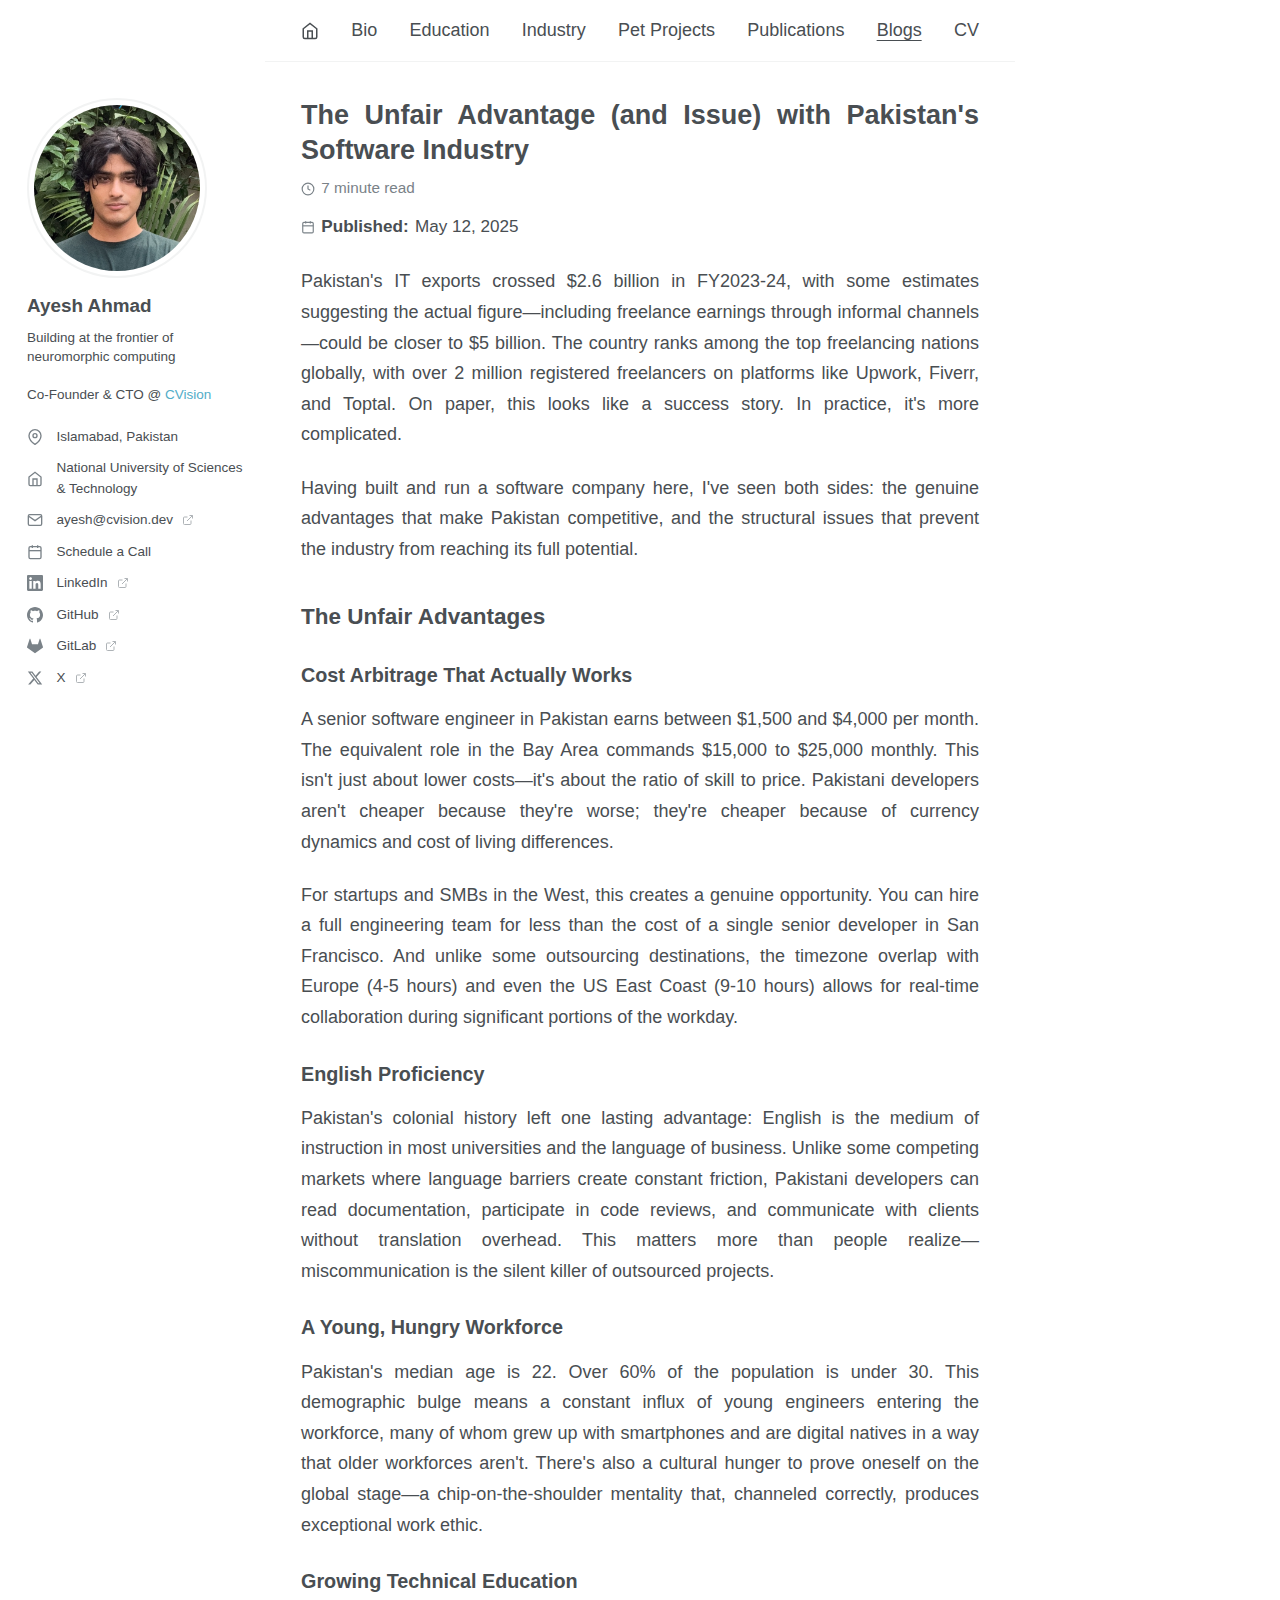
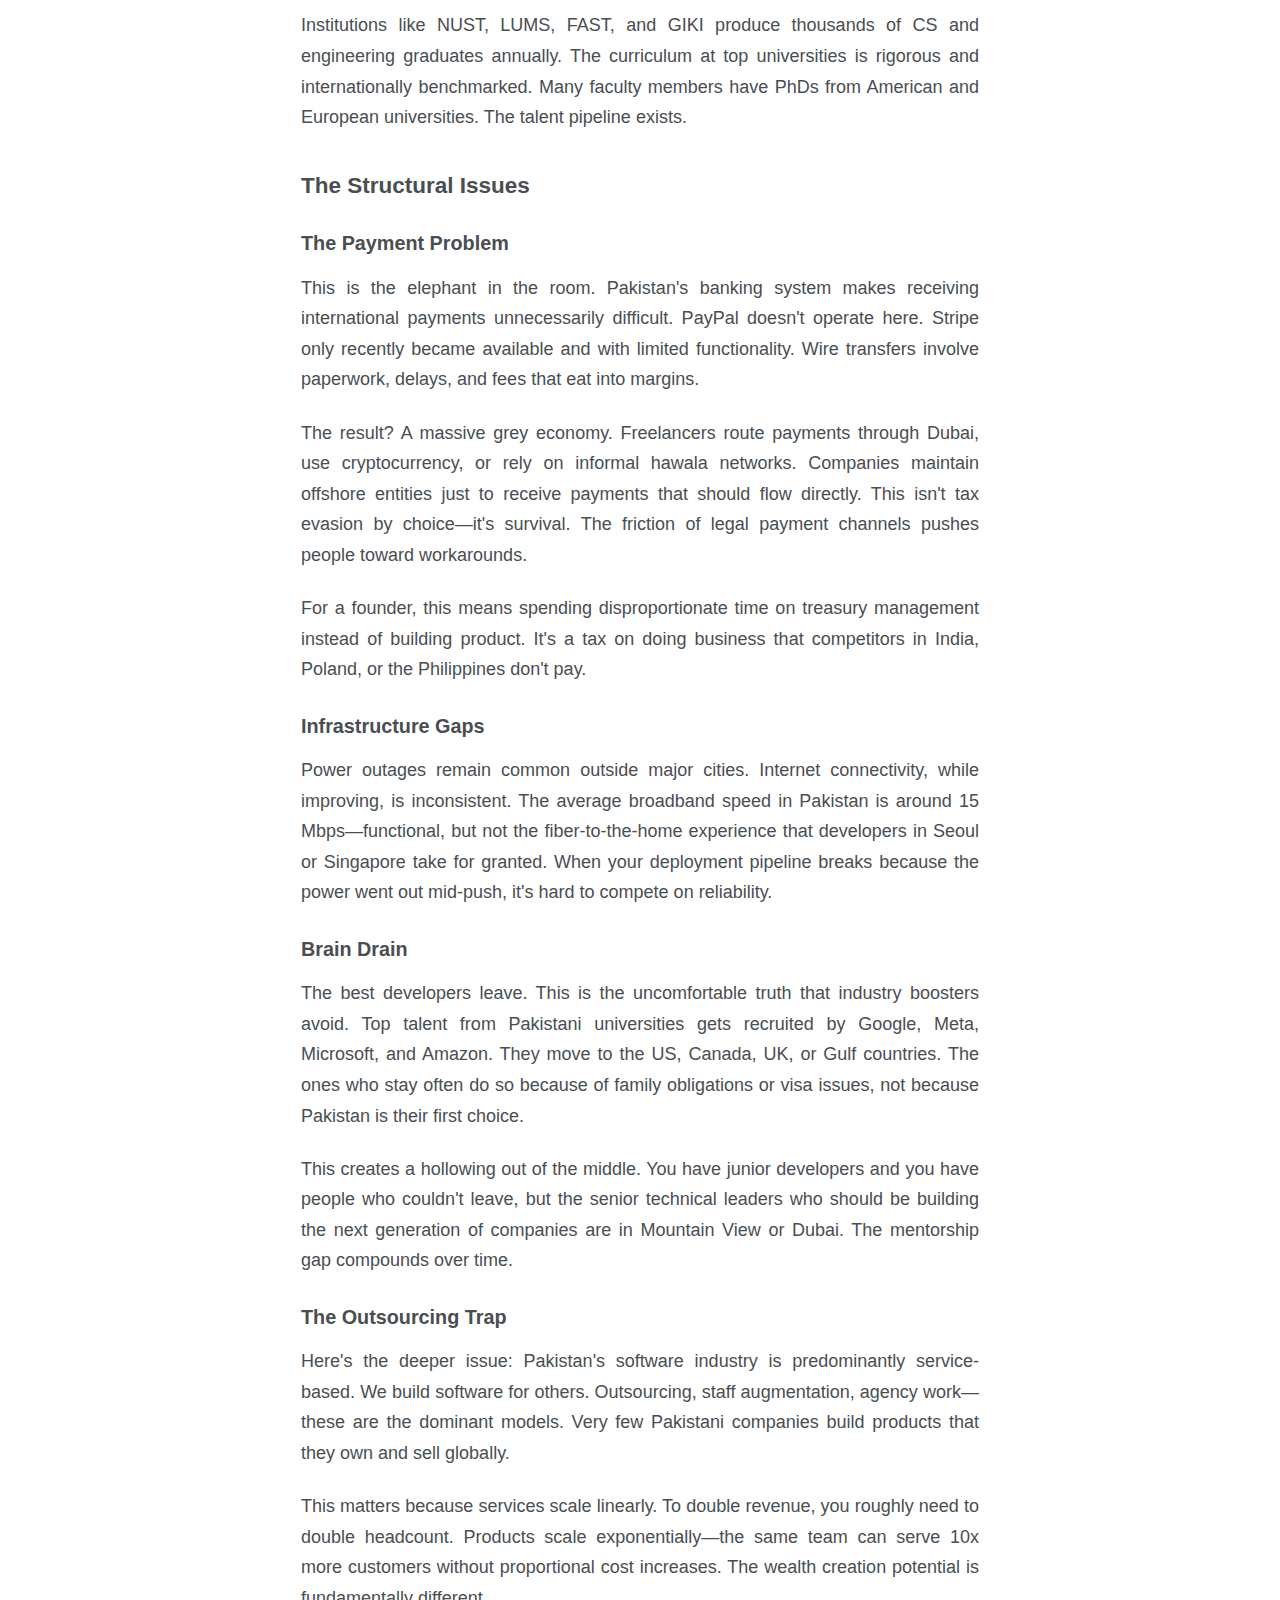
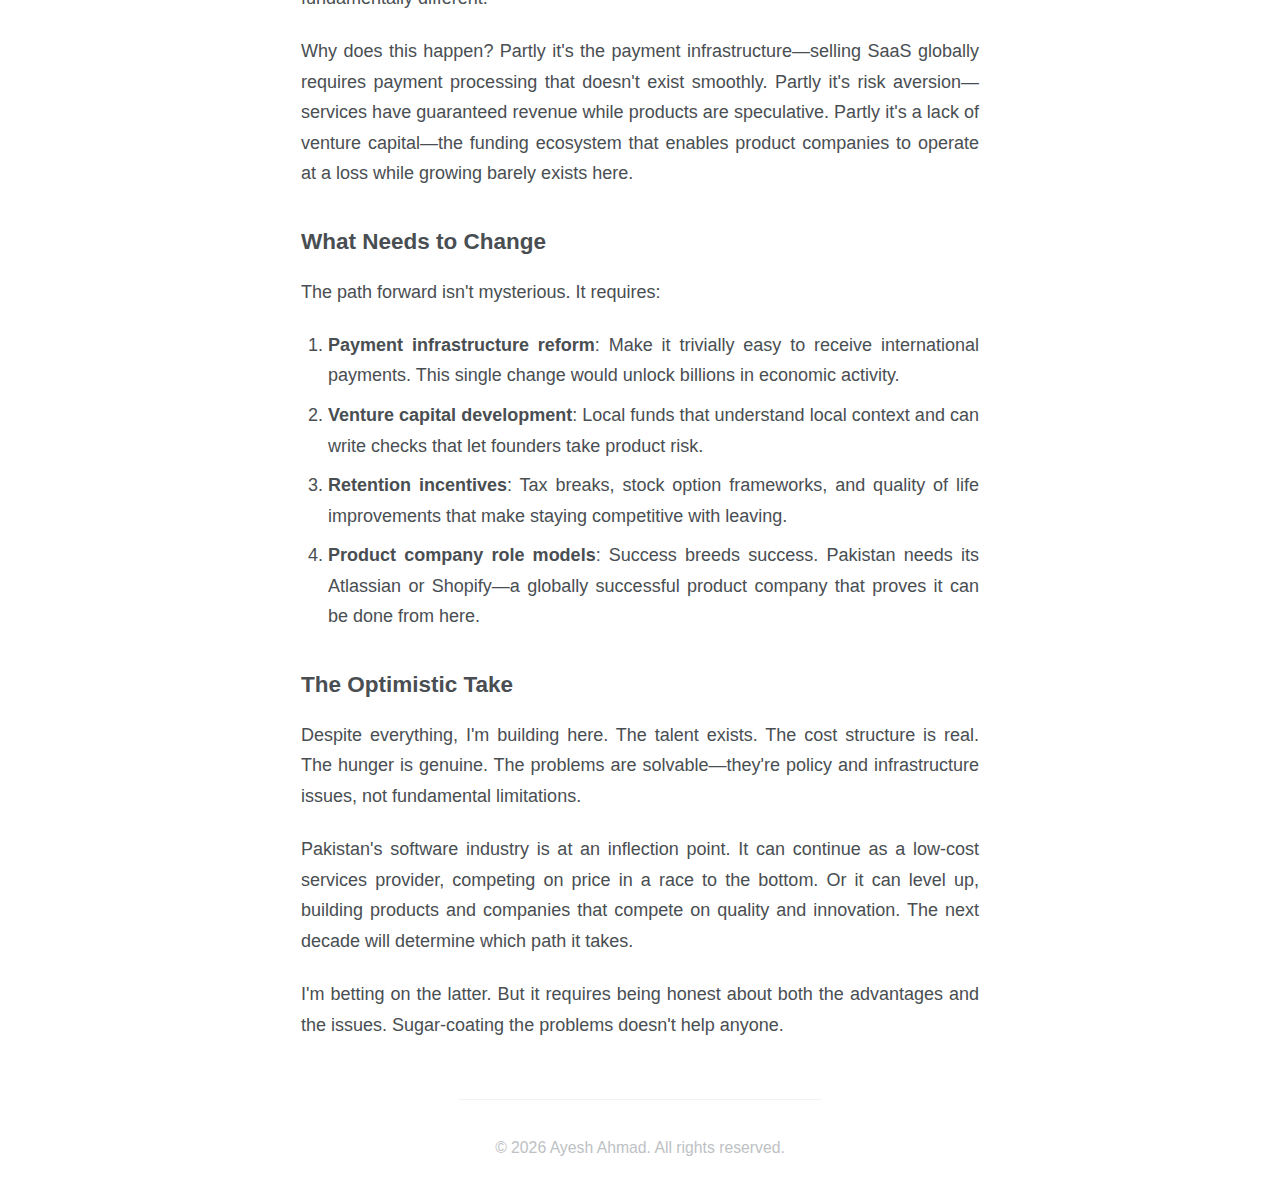
<file: blog/pakistan-software-industry.html>
<!DOCTYPE html>
<html lang="en">
<head>
    <meta charset="UTF-8">
    <meta name="viewport" content="width=device-width, initial-scale=1.0">
    <meta name="description" content="Examining the cost advantages, talent pool, and structural issues holding back Pakistan's tech sector from reaching its full potential.">
    <meta name="author" content="Ayesh Ahmad">
    
    <!-- Open Graph / Social Media -->
    <meta property="og:type" content="article">
    <meta property="og:url" content="https://a-ayesh.github.io/blog/pakistan-software-industry.html">
    <meta property="og:title" content="The Unfair Advantage (and Issue) with Pakistan's Software Industry">
    <meta property="og:description" content="Examining the cost advantages, talent pool, and structural issues holding back Pakistan's tech sector.">
    <meta property="og:image" content="https://a-ayesh.github.io/images/profile.png">
    <meta property="article:published_time" content="2025-05-12">
    <meta property="article:author" content="Ayesh Ahmad">
    <meta name="twitter:card" content="summary">
    <meta name="twitter:creator" content="@aayeshahmadd">
    
    <title>The Unfair Advantage (and Issue) with Pakistan's Software Industry - Ayesh Ahmad</title>
    <link rel="icon" href="../favicon.svg" type="image/svg+xml">
    <link rel="canonical" href="https://a-ayesh.github.io/blog/pakistan-software-industry.html">
    <link rel="stylesheet" href="../styles.css">
</head>
<body>
    <!-- Sidebar -->
    <aside class="sidebar">
        <div class="sidebar-content">
            <div class="profile-picture">
                <img src="../images/profile.png" alt="Profile Picture" />
            </div>
            <h2 class="sidebar-name">Ayesh Ahmad</h2>
            <p class="sidebar-bio">Building at the frontier of neuromorphic computing <br><br>Co-Founder & CTO @ <a href="https://www.cvision.dev" target="_blank" rel="noopener noreferrer">CVision</a></p>
            <ul class="contact-list">
                <li>
                    <svg class="icon" width="16" height="16" viewBox="0 0 24 24" fill="none" stroke="currentColor" stroke-width="2">
                        <path d="M21 10c0 7-9 13-9 13s-9-6-9-13a9 9 0 0 1 18 0z"></path>
                        <circle cx="12" cy="10" r="3"></circle>
                    </svg>
                    <span>Islamabad, Pakistan</span>
                </li>
                <li>
                    <svg class="icon" width="16" height="16" viewBox="0 0 24 24" fill="none" stroke="currentColor" stroke-width="2">
                        <path d="M3 9l9-7 9 7v11a2 2 0 0 1-2 2H5a2 2 0 0 1-2-2z"></path>
                        <polyline points="9 22 9 12 15 12 15 22"></polyline>
                    </svg>
                    <span>National University of Sciences & Technology</span>
                </li>
                <li>
                    <a href="mailto:ayesh@cvision.dev" target="_blank" rel="noopener noreferrer" class="contact-link">
                        <svg class="icon" width="16" height="16" viewBox="0 0 24 24" fill="none" stroke="currentColor" stroke-width="2">
                            <path d="M4 4h16c1.1 0 2 .9 2 2v12c0 1.1-.9 2-2 2H4c-1.1 0-2-.9-2-2V6c0-1.1.9-2 2-2z"></path>
                            <polyline points="22,6 12,13 2,6"></polyline>
                        </svg>
                        <span>ayesh@cvision.dev</span>
                        <svg class="external-icon" width="12" height="12" viewBox="0 0 24 24" fill="none" stroke="currentColor" stroke-width="2">
                            <path d="M18 13v6a2 2 0 0 1-2 2H5a2 2 0 0 1-2-2V8a2 2 0 0 1 2-2h6"></path>
                            <polyline points="15 3 21 3 21 9"></polyline>
                            <line x1="10" y1="14" x2="21" y2="3"></line>
                        </svg>
                    </a>
                </li>
                <li>
                    <a href="#" class="contact-link calendly-link">
                        <svg class="icon" width="16" height="16" viewBox="0 0 24 24" fill="none" stroke="currentColor" stroke-width="2">
                            <rect x="3" y="4" width="18" height="18" rx="2" ry="2"></rect>
                            <line x1="16" y1="2" x2="16" y2="6"></line>
                            <line x1="8" y1="2" x2="8" y2="6"></line>
                            <line x1="3" y1="10" x2="21" y2="10"></line>
                        </svg>
                        <span>Schedule a Call</span>
                    </a>
                </li>
                <li>
                    <a href="https://www.linkedin.com/in/ayesh-ahmad" target="_blank" rel="noopener noreferrer" class="contact-link">
                        <svg class="icon" width="16" height="16" viewBox="0 0 24 24" fill="currentColor">
                            <path d="M20.447 20.452h-3.554v-5.569c0-1.328-.027-3.037-1.852-3.037-1.853 0-2.136 1.445-2.136 2.939v5.667H9.351V9h3.414v1.561h.046c.477-.9 1.637-1.85 3.37-1.85 3.601 0 4.267 2.37 4.267 5.455v6.286zM5.337 7.433c-1.144 0-2.063-.926-2.063-2.065 0-1.138.92-2.063 2.063-2.063 1.14 0 2.064.925 2.064 2.063 0 1.139-.925 2.065-2.064 2.065zm1.782 13.019H3.555V9h3.564v11.452zM22.225 0H1.771C.792 0 0 .774 0 1.729v20.542C0 23.227.792 24 1.771 24h20.451C23.2 24 24 23.227 24 22.271V1.729C24 .774 23.2 0 22.222 0h.003z"/>
                        </svg>
                        <span>LinkedIn</span>
                        <svg class="external-icon" width="12" height="12" viewBox="0 0 24 24" fill="none" stroke="currentColor" stroke-width="2">
                            <path d="M18 13v6a2 2 0 0 1-2 2H5a2 2 0 0 1-2-2V8a2 2 0 0 1 2-2h6"></path>
                            <polyline points="15 3 21 3 21 9"></polyline>
                            <line x1="10" y1="14" x2="21" y2="3"></line>
                        </svg>
                    </a>
                </li>
                <li>
                    <a href="https://github.com/a-ayesh" target="_blank" rel="noopener noreferrer" class="contact-link">
                        <svg class="icon" width="16" height="16" viewBox="0 0 24 24" fill="currentColor">
                            <path d="M12 0c-6.626 0-12 5.373-12 12 0 5.302 3.438 9.8 8.207 11.387.599.111.793-.261.793-.577v-2.234c-3.338.726-4.033-1.416-4.033-1.416-.546-1.387-1.333-1.756-1.333-1.756-1.089-.745.083-.729.083-.729 1.205.084 1.839 1.237 1.839 1.237 1.07 1.834 2.807 1.304 3.492.997.107-.775.418-1.305.762-1.604-2.665-.305-5.467-1.334-5.467-5.931 0-1.311.469-2.381 1.236-3.221-.124-.303-.535-1.524.117-3.176 0 0 1.008-.322 3.301 1.23.957-.266 1.983-.399 3.003-.404 1.02.005 2.047.138 3.006.404 2.291-1.552 3.297-1.23 3.297-1.23.653 1.653.242 2.874.118 3.176.77.84 1.235 1.911 1.235 3.221 0 4.609-2.807 5.624-5.479 5.921.43.372.823 1.102.823 2.222v3.293c0 .319.192.694.801.576 4.765-1.589 8.199-6.086 8.199-11.386 0-6.627-5.373-12-12-12z"/>
                        </svg>
                        <span>GitHub</span>
                        <svg class="external-icon" width="12" height="12" viewBox="0 0 24 24" fill="none" stroke="currentColor" stroke-width="2">
                            <path d="M18 13v6a2 2 0 0 1-2 2H5a2 2 0 0 1-2-2V8a2 2 0 0 1 2-2h6"></path>
                            <polyline points="15 3 21 3 21 9"></polyline>
                            <line x1="10" y1="14" x2="21" y2="3"></line>
                        </svg>
                    </a>
                </li>
                <li>
                    <a href="https://gitlab.com/a-ayesh" target="_blank" rel="noopener noreferrer" class="contact-link">
                        <svg class="icon" width="16" height="16" viewBox="0 0 24 24" fill="currentColor">
                            <path d="M23.955 13.587l-1.342-4.135-2.664-8.189c-.135-.423-.73-.423-.867 0L16.418 9.45H7.582L4.919 1.263c-.135-.423-.73-.423-.867 0L1.388 9.452.046 13.587c-.121.375.014.789.331 1.023L12 23.054l11.623-8.443c.318-.235.453-.647.332-1.024"/>
                        </svg>
                        <span>GitLab</span>
                        <svg class="external-icon" width="12" height="12" viewBox="0 0 24 24" fill="none" stroke="currentColor" stroke-width="2">
                            <path d="M18 13v6a2 2 0 0 1-2 2H5a2 2 0 0 1-2-2V8a2 2 0 0 1 2-2h6"></path>
                            <polyline points="15 3 21 3 21 9"></polyline>
                            <line x1="10" y1="14" x2="21" y2="3"></line>
                        </svg>
                    </a>
                </li>
                <li>
                    <a href="https://x.com/aayeshahmadd" target="_blank" rel="noopener noreferrer" class="contact-link">
                        <svg class="icon" width="16" height="16" viewBox="0 0 24 24" fill="currentColor">
                            <path d="M18.244 2.25h3.308l-7.227 8.26 8.502 11.24H16.17l-5.214-6.817L4.99 21.75H1.68l7.73-8.835L1.254 2.25H8.08l4.713 6.231zm-1.161 17.52h1.833L7.084 4.126H5.117z"/>
                        </svg>
                        <span>X</span>
                        <svg class="external-icon" width="12" height="12" viewBox="0 0 24 24" fill="none" stroke="currentColor" stroke-width="2">
                            <path d="M18 13v6a2 2 0 0 1-2 2H5a2 2 0 0 1-2-2V8a2 2 0 0 1 2-2h6"></path>
                            <polyline points="15 3 21 3 21 9"></polyline>
                            <line x1="10" y1="14" x2="21" y2="3"></line>
                        </svg>
                    </a>
                </li>
            </ul>
        </div>
    </aside>

    <!-- Main Content Area -->
    <div class="main-container">
        <!-- Navbar -->
        <nav class="navbar">
            <div class="navbar-content">
                <button class="menu-toggle" aria-label="Toggle Menu" aria-expanded="false">
                    <svg width="24" height="24" viewBox="0 0 24 24" fill="none" stroke="currentColor" stroke-width="2">
                        <line x1="3" y1="12" x2="21" y2="12"></line>
                        <line x1="3" y1="6" x2="21" y2="6"></line>
                        <line x1="3" y1="18" x2="21" y2="18"></line>
                    </svg>
                </button>
                <a href="../index.html" class="navbar-home-icon" title="Portfolio">
                    <svg width="18" height="18" viewBox="0 0 24 24" fill="none" stroke="currentColor" stroke-width="2">
                        <path d="M3 9l9-7 9 7v11a2 2 0 0 1-2 2H5a2 2 0 0 1-2-2z"></path>
                        <polyline points="9 22 9 12 15 12 15 22"></polyline>
                    </svg>
                </a>
                <div class="navbar-right">
                    <a href="../index.html" class="nav-link home-icon" title="Portfolio">
                        <svg width="18" height="18" viewBox="0 0 24 24" fill="none" stroke="currentColor" stroke-width="2">
                            <path d="M3 9l9-7 9 7v11a2 2 0 0 1-2 2H5a2 2 0 0 1-2-2z"></path>
                            <polyline points="9 22 9 12 15 12 15 22"></polyline>
                        </svg>
                    </a>
                    <a href="../bio.html" class="nav-link">Bio</a>
                    <a href="../education.html" class="nav-link">Education</a>
                    <a href="../industry.html" class="nav-link">Industry</a>
                    <a href="../pet-projects.html" class="nav-link">Pet Projects</a>
                    <a href="../publications.html" class="nav-link">Publications</a>
                    <a href="../blogs.html" class="nav-link active">Blogs</a>
                    <a href="../files/resume.pdf" class="nav-link" target="_blank" rel="noopener noreferrer">CV</a>
                </div>
            </div>
        </nav>

        <!-- Main Content -->
        <main class="content">
            <div class="blog-post-header">
                <h1 class="main-title">The Unfair Advantage (and Issue) with Pakistan's Software Industry</h1>
                <div class="blog-post-meta">
                    <span class="blog-read-time">
                        <svg width="14" height="14" viewBox="0 0 24 24" fill="none" stroke="currentColor" stroke-width="2">
                            <circle cx="12" cy="12" r="10"></circle>
                            <polyline points="12 6 12 12 16 14"></polyline>
                        </svg>
                        7 minute read
                    </span>
                </div>
                <div class="blog-post-date">
                    <svg width="14" height="14" viewBox="0 0 24 24" fill="none" stroke="currentColor" stroke-width="2">
                        <rect x="3" y="4" width="18" height="18" rx="2" ry="2"></rect>
                        <line x1="16" y1="2" x2="16" y2="6"></line>
                        <line x1="8" y1="2" x2="8" y2="6"></line>
                        <line x1="3" y1="10" x2="21" y2="10"></line>
                    </svg>
                    <strong>Published:</strong> May 12, 2025
                </div>
            </div>

            <div class="blog-post-content">
                <p>Pakistan's IT exports crossed $2.6 billion in FY2023-24, with some estimates suggesting the actual figure—including freelance earnings through informal channels—could be closer to $5 billion. The country ranks among the top freelancing nations globally, with over 2 million registered freelancers on platforms like Upwork, Fiverr, and Toptal. On paper, this looks like a success story. In practice, it's more complicated.</p>

                <p>Having built and run a software company here, I've seen both sides: the genuine advantages that make Pakistan competitive, and the structural issues that prevent the industry from reaching its full potential.</p>

                <h2>The Unfair Advantages</h2>

                <h3>Cost Arbitrage That Actually Works</h3>

                <p>A senior software engineer in Pakistan earns between $1,500 and $4,000 per month. The equivalent role in the Bay Area commands $15,000 to $25,000 monthly. This isn't just about lower costs—it's about the ratio of skill to price. Pakistani developers aren't cheaper because they're worse; they're cheaper because of currency dynamics and cost of living differences.</p>

                <p>For startups and SMBs in the West, this creates a genuine opportunity. You can hire a full engineering team for less than the cost of a single senior developer in San Francisco. And unlike some outsourcing destinations, the timezone overlap with Europe (4-5 hours) and even the US East Coast (9-10 hours) allows for real-time collaboration during significant portions of the workday.</p>

                <h3>English Proficiency</h3>

                <p>Pakistan's colonial history left one lasting advantage: English is the medium of instruction in most universities and the language of business. Unlike some competing markets where language barriers create constant friction, Pakistani developers can read documentation, participate in code reviews, and communicate with clients without translation overhead. This matters more than people realize—miscommunication is the silent killer of outsourced projects.</p>

                <h3>A Young, Hungry Workforce</h3>

                <p>Pakistan's median age is 22. Over 60% of the population is under 30. This demographic bulge means a constant influx of young engineers entering the workforce, many of whom grew up with smartphones and are digital natives in a way that older workforces aren't. There's also a cultural hunger to prove oneself on the global stage—a chip-on-the-shoulder mentality that, channeled correctly, produces exceptional work ethic.</p>

                <h3>Growing Technical Education</h3>

                <p>Institutions like NUST, LUMS, FAST, and GIKI produce thousands of CS and engineering graduates annually. The curriculum at top universities is rigorous and internationally benchmarked. Many faculty members have PhDs from American and European universities. The talent pipeline exists.</p>

                <h2>The Structural Issues</h2>

                <h3>The Payment Problem</h3>

                <p>This is the elephant in the room. Pakistan's banking system makes receiving international payments unnecessarily difficult. PayPal doesn't operate here. Stripe only recently became available and with limited functionality. Wire transfers involve paperwork, delays, and fees that eat into margins.</p>

                <p>The result? A massive grey economy. Freelancers route payments through Dubai, use cryptocurrency, or rely on informal hawala networks. Companies maintain offshore entities just to receive payments that should flow directly. This isn't tax evasion by choice—it's survival. The friction of legal payment channels pushes people toward workarounds.</p>

                <p>For a founder, this means spending disproportionate time on treasury management instead of building product. It's a tax on doing business that competitors in India, Poland, or the Philippines don't pay.</p>

                <h3>Infrastructure Gaps</h3>

                <p>Power outages remain common outside major cities. Internet connectivity, while improving, is inconsistent. The average broadband speed in Pakistan is around 15 Mbps—functional, but not the fiber-to-the-home experience that developers in Seoul or Singapore take for granted. When your deployment pipeline breaks because the power went out mid-push, it's hard to compete on reliability.</p>

                <h3>Brain Drain</h3>

                <p>The best developers leave. This is the uncomfortable truth that industry boosters avoid. Top talent from Pakistani universities gets recruited by Google, Meta, Microsoft, and Amazon. They move to the US, Canada, UK, or Gulf countries. The ones who stay often do so because of family obligations or visa issues, not because Pakistan is their first choice.</p>

                <p>This creates a hollowing out of the middle. You have junior developers and you have people who couldn't leave, but the senior technical leaders who should be building the next generation of companies are in Mountain View or Dubai. The mentorship gap compounds over time.</p>

                <h3>The Outsourcing Trap</h3>

                <p>Here's the deeper issue: Pakistan's software industry is predominantly service-based. We build software for others. Outsourcing, staff augmentation, agency work—these are the dominant models. Very few Pakistani companies build products that they own and sell globally.</p>

                <p>This matters because services scale linearly. To double revenue, you roughly need to double headcount. Products scale exponentially—the same team can serve 10x more customers without proportional cost increases. The wealth creation potential is fundamentally different.</p>

                <p>Why does this happen? Partly it's the payment infrastructure—selling SaaS globally requires payment processing that doesn't exist smoothly. Partly it's risk aversion—services have guaranteed revenue while products are speculative. Partly it's a lack of venture capital—the funding ecosystem that enables product companies to operate at a loss while growing barely exists here.</p>

                <h2>What Needs to Change</h2>

                <p>The path forward isn't mysterious. It requires:</p>

                <ol>
                    <li><strong>Payment infrastructure reform</strong>: Make it trivially easy to receive international payments. This single change would unlock billions in economic activity.</li>
                    <li><strong>Venture capital development</strong>: Local funds that understand local context and can write checks that let founders take product risk.</li>
                    <li><strong>Retention incentives</strong>: Tax breaks, stock option frameworks, and quality of life improvements that make staying competitive with leaving.</li>
                    <li><strong>Product company role models</strong>: Success breeds success. Pakistan needs its Atlassian or Shopify—a globally successful product company that proves it can be done from here.</li>
                </ol>

                <h2>The Optimistic Take</h2>

                <p>Despite everything, I'm building here. The talent exists. The cost structure is real. The hunger is genuine. The problems are solvable—they're policy and infrastructure issues, not fundamental limitations.</p>

                <p>Pakistan's software industry is at an inflection point. It can continue as a low-cost services provider, competing on price in a race to the bottom. Or it can level up, building products and companies that compete on quality and innovation. The next decade will determine which path it takes.</p>

                <p>I'm betting on the latter. But it requires being honest about both the advantages and the issues. Sugar-coating the problems doesn't help anyone.</p>
            </div>
        </main>
        
        <!-- Footer -->
        <footer class="site-footer">
            <p>&copy; 2026 Ayesh Ahmad. All rights reserved.</p>
        </footer>
    </div>

    <script src="../script.js"></script>
</body>
</html>
</file>
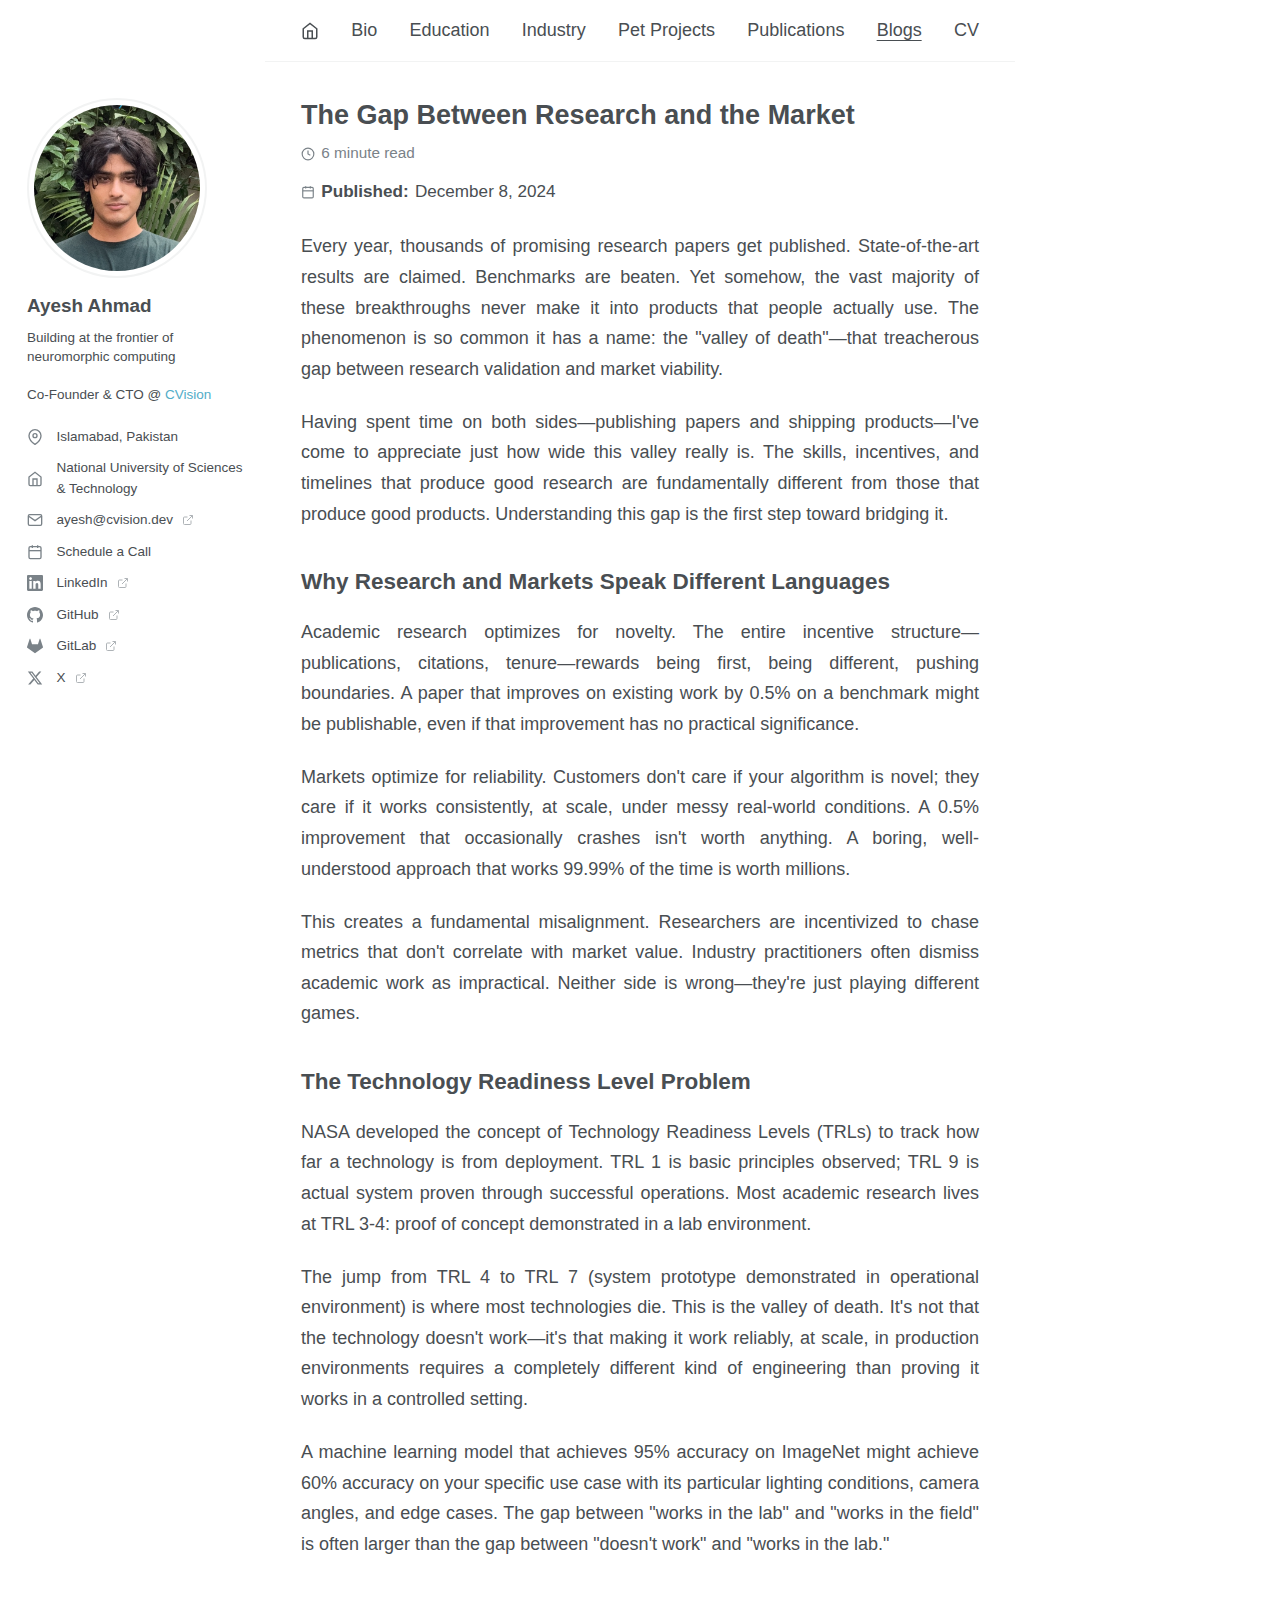
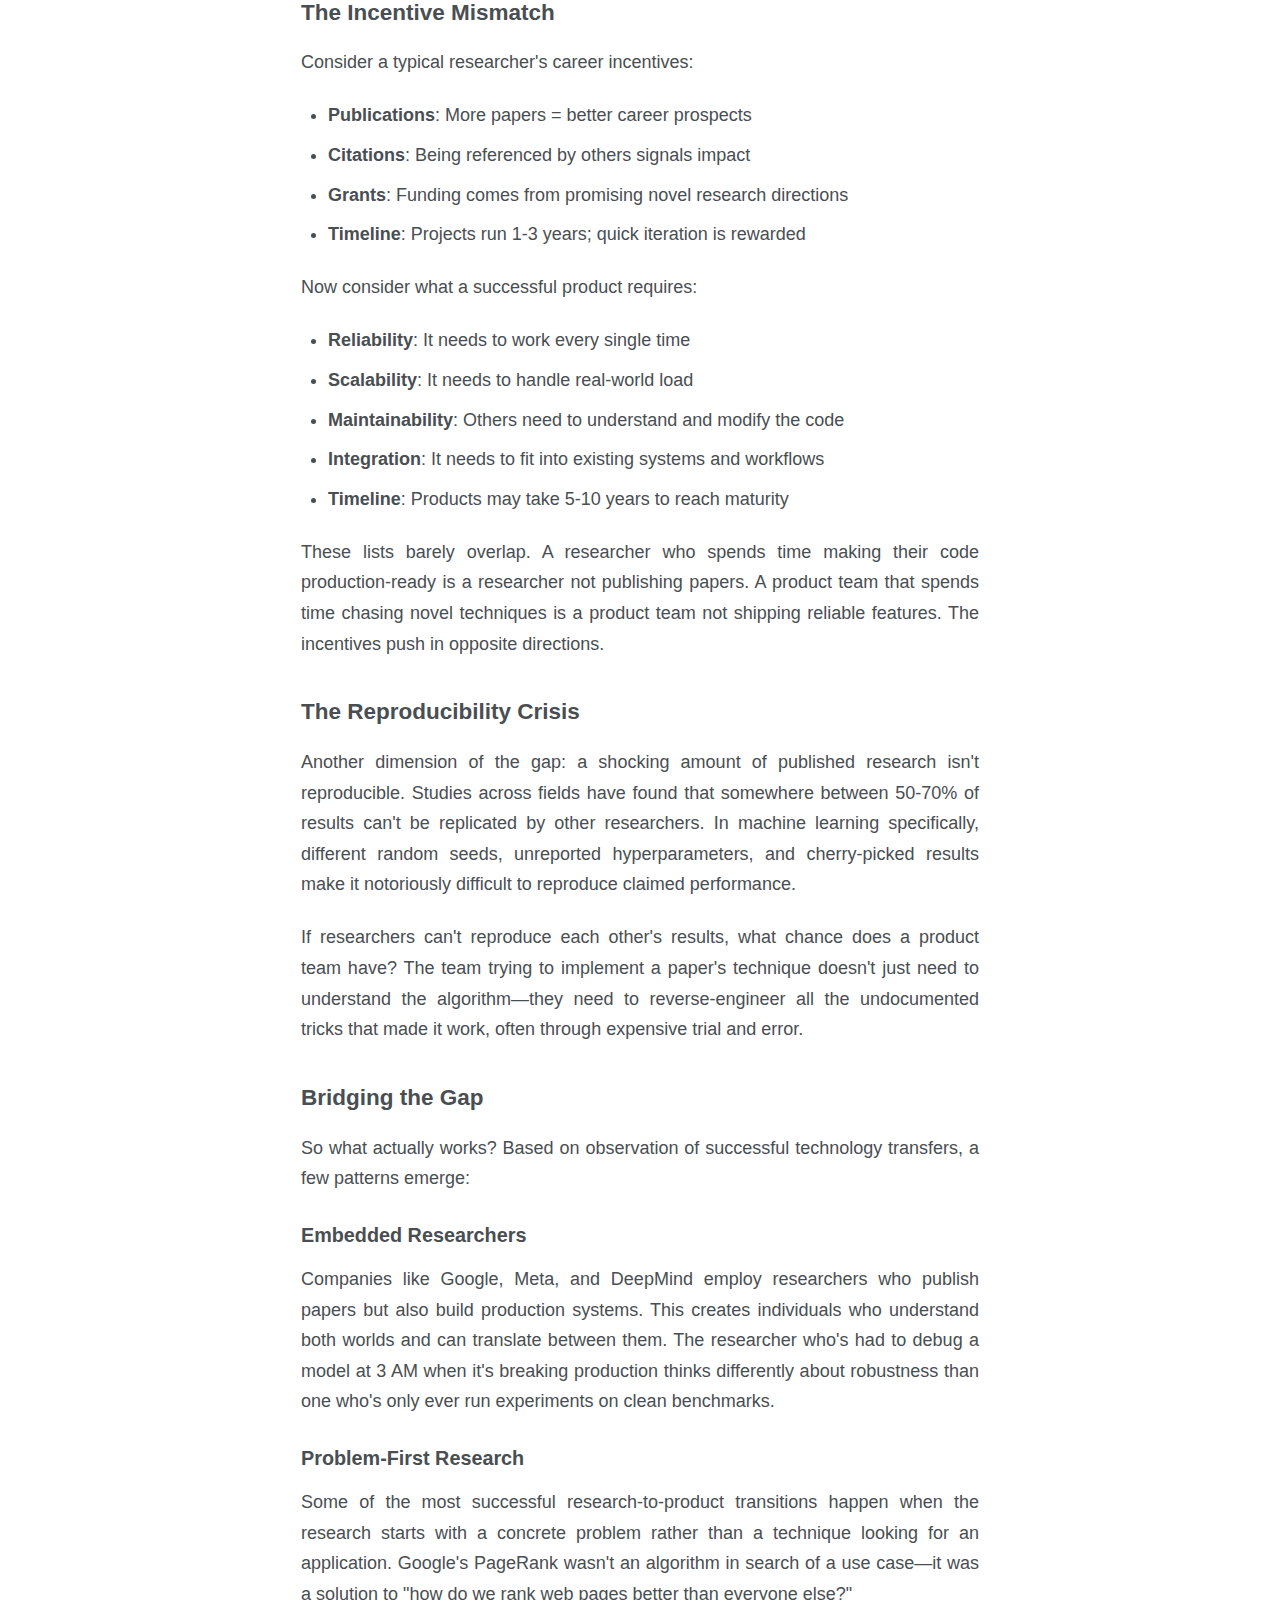
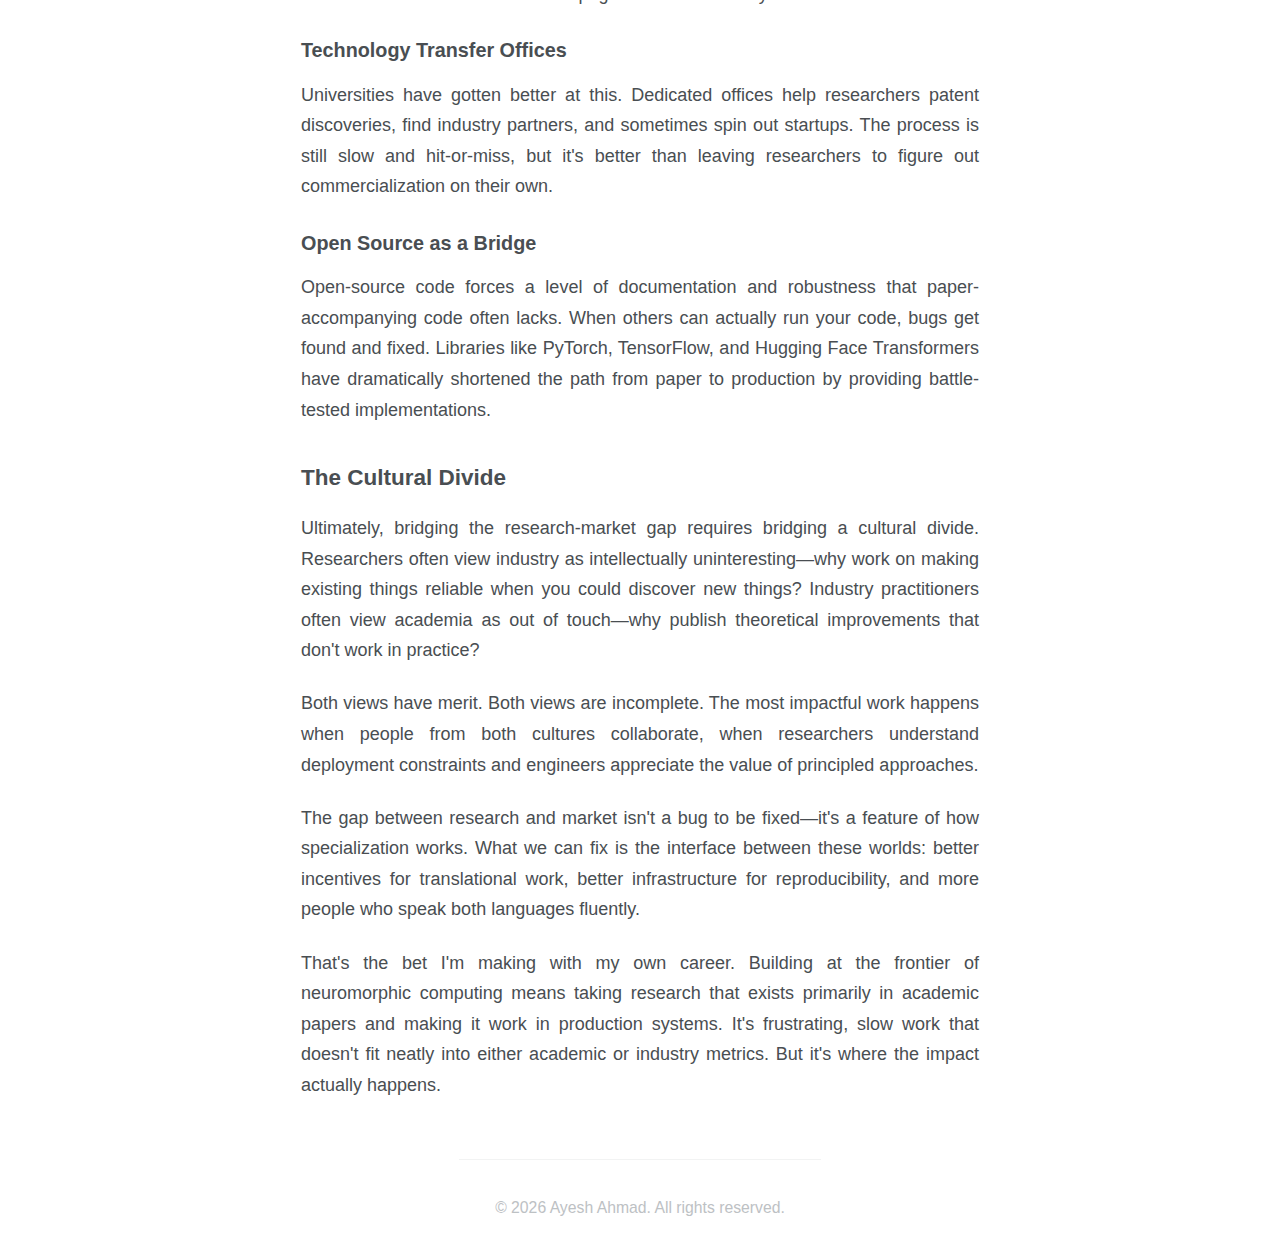
<file: blog/research-market-gap.html>
<!DOCTYPE html>
<html lang="en">
<head>
    <meta charset="UTF-8">
    <meta name="viewport" content="width=device-width, initial-scale=1.0">
    <meta name="description" content="Exploring why promising research rarely makes it to market, and what can be done to bridge the valley of death between academia and industry.">
    <meta name="author" content="Ayesh Ahmad">
    
    <!-- Open Graph / Social Media -->
    <meta property="og:type" content="article">
    <meta property="og:url" content="https://a-ayesh.github.io/blog/research-market-gap.html">
    <meta property="og:title" content="The Gap Between Research and the Market">
    <meta property="og:description" content="Exploring why promising research rarely makes it to market, and what can be done to bridge the valley of death.">
    <meta property="og:image" content="https://a-ayesh.github.io/images/profile.png">
    <meta property="article:published_time" content="2024-12-08">
    <meta property="article:author" content="Ayesh Ahmad">
    <meta name="twitter:card" content="summary">
    <meta name="twitter:creator" content="@aayeshahmadd">
    
    <title>The Gap Between Research and the Market - Ayesh Ahmad</title>
    <link rel="icon" href="../favicon.svg" type="image/svg+xml">
    <link rel="canonical" href="https://a-ayesh.github.io/blog/research-market-gap.html">
    <link rel="stylesheet" href="../styles.css">
</head>
<body>
    <!-- Sidebar -->
    <aside class="sidebar">
        <div class="sidebar-content">
            <div class="profile-picture">
                <img src="../images/profile.png" alt="Profile Picture" />
            </div>
            <h2 class="sidebar-name">Ayesh Ahmad</h2>
            <p class="sidebar-bio">Building at the frontier of neuromorphic computing <br><br>Co-Founder & CTO @ <a href="https://www.cvision.dev" target="_blank" rel="noopener noreferrer">CVision</a></p>
            <ul class="contact-list">
                <li>
                    <svg class="icon" width="16" height="16" viewBox="0 0 24 24" fill="none" stroke="currentColor" stroke-width="2">
                        <path d="M21 10c0 7-9 13-9 13s-9-6-9-13a9 9 0 0 1 18 0z"></path>
                        <circle cx="12" cy="10" r="3"></circle>
                    </svg>
                    <span>Islamabad, Pakistan</span>
                </li>
                <li>
                    <svg class="icon" width="16" height="16" viewBox="0 0 24 24" fill="none" stroke="currentColor" stroke-width="2">
                        <path d="M3 9l9-7 9 7v11a2 2 0 0 1-2 2H5a2 2 0 0 1-2-2z"></path>
                        <polyline points="9 22 9 12 15 12 15 22"></polyline>
                    </svg>
                    <span>National University of Sciences & Technology</span>
                </li>
                <li>
                    <a href="mailto:ayesh@cvision.dev" target="_blank" rel="noopener noreferrer" class="contact-link">
                        <svg class="icon" width="16" height="16" viewBox="0 0 24 24" fill="none" stroke="currentColor" stroke-width="2">
                            <path d="M4 4h16c1.1 0 2 .9 2 2v12c0 1.1-.9 2-2 2H4c-1.1 0-2-.9-2-2V6c0-1.1.9-2 2-2z"></path>
                            <polyline points="22,6 12,13 2,6"></polyline>
                        </svg>
                        <span>ayesh@cvision.dev</span>
                        <svg class="external-icon" width="12" height="12" viewBox="0 0 24 24" fill="none" stroke="currentColor" stroke-width="2">
                            <path d="M18 13v6a2 2 0 0 1-2 2H5a2 2 0 0 1-2-2V8a2 2 0 0 1 2-2h6"></path>
                            <polyline points="15 3 21 3 21 9"></polyline>
                            <line x1="10" y1="14" x2="21" y2="3"></line>
                        </svg>
                    </a>
                </li>
                <li>
                    <a href="#" class="contact-link calendly-link">
                        <svg class="icon" width="16" height="16" viewBox="0 0 24 24" fill="none" stroke="currentColor" stroke-width="2">
                            <rect x="3" y="4" width="18" height="18" rx="2" ry="2"></rect>
                            <line x1="16" y1="2" x2="16" y2="6"></line>
                            <line x1="8" y1="2" x2="8" y2="6"></line>
                            <line x1="3" y1="10" x2="21" y2="10"></line>
                        </svg>
                        <span>Schedule a Call</span>
                    </a>
                </li>
                <li>
                    <a href="https://www.linkedin.com/in/ayesh-ahmad" target="_blank" rel="noopener noreferrer" class="contact-link">
                        <svg class="icon" width="16" height="16" viewBox="0 0 24 24" fill="currentColor">
                            <path d="M20.447 20.452h-3.554v-5.569c0-1.328-.027-3.037-1.852-3.037-1.853 0-2.136 1.445-2.136 2.939v5.667H9.351V9h3.414v1.561h.046c.477-.9 1.637-1.85 3.37-1.85 3.601 0 4.267 2.37 4.267 5.455v6.286zM5.337 7.433c-1.144 0-2.063-.926-2.063-2.065 0-1.138.92-2.063 2.063-2.063 1.14 0 2.064.925 2.064 2.063 0 1.139-.925 2.065-2.064 2.065zm1.782 13.019H3.555V9h3.564v11.452zM22.225 0H1.771C.792 0 0 .774 0 1.729v20.542C0 23.227.792 24 1.771 24h20.451C23.2 24 24 23.227 24 22.271V1.729C24 .774 23.2 0 22.222 0h.003z"/>
                        </svg>
                        <span>LinkedIn</span>
                        <svg class="external-icon" width="12" height="12" viewBox="0 0 24 24" fill="none" stroke="currentColor" stroke-width="2">
                            <path d="M18 13v6a2 2 0 0 1-2 2H5a2 2 0 0 1-2-2V8a2 2 0 0 1 2-2h6"></path>
                            <polyline points="15 3 21 3 21 9"></polyline>
                            <line x1="10" y1="14" x2="21" y2="3"></line>
                        </svg>
                    </a>
                </li>
                <li>
                    <a href="https://github.com/a-ayesh" target="_blank" rel="noopener noreferrer" class="contact-link">
                        <svg class="icon" width="16" height="16" viewBox="0 0 24 24" fill="currentColor">
                            <path d="M12 0c-6.626 0-12 5.373-12 12 0 5.302 3.438 9.8 8.207 11.387.599.111.793-.261.793-.577v-2.234c-3.338.726-4.033-1.416-4.033-1.416-.546-1.387-1.333-1.756-1.333-1.756-1.089-.745.083-.729.083-.729 1.205.084 1.839 1.237 1.839 1.237 1.07 1.834 2.807 1.304 3.492.997.107-.775.418-1.305.762-1.604-2.665-.305-5.467-1.334-5.467-5.931 0-1.311.469-2.381 1.236-3.221-.124-.303-.535-1.524.117-3.176 0 0 1.008-.322 3.301 1.23.957-.266 1.983-.399 3.003-.404 1.02.005 2.047.138 3.006.404 2.291-1.552 3.297-1.23 3.297-1.23.653 1.653.242 2.874.118 3.176.77.84 1.235 1.911 1.235 3.221 0 4.609-2.807 5.624-5.479 5.921.43.372.823 1.102.823 2.222v3.293c0 .319.192.694.801.576 4.765-1.589 8.199-6.086 8.199-11.386 0-6.627-5.373-12-12-12z"/>
                        </svg>
                        <span>GitHub</span>
                        <svg class="external-icon" width="12" height="12" viewBox="0 0 24 24" fill="none" stroke="currentColor" stroke-width="2">
                            <path d="M18 13v6a2 2 0 0 1-2 2H5a2 2 0 0 1-2-2V8a2 2 0 0 1 2-2h6"></path>
                            <polyline points="15 3 21 3 21 9"></polyline>
                            <line x1="10" y1="14" x2="21" y2="3"></line>
                        </svg>
                    </a>
                </li>
                <li>
                    <a href="https://gitlab.com/a-ayesh" target="_blank" rel="noopener noreferrer" class="contact-link">
                        <svg class="icon" width="16" height="16" viewBox="0 0 24 24" fill="currentColor">
                            <path d="M23.955 13.587l-1.342-4.135-2.664-8.189c-.135-.423-.73-.423-.867 0L16.418 9.45H7.582L4.919 1.263c-.135-.423-.73-.423-.867 0L1.388 9.452.046 13.587c-.121.375.014.789.331 1.023L12 23.054l11.623-8.443c.318-.235.453-.647.332-1.024"/>
                        </svg>
                        <span>GitLab</span>
                        <svg class="external-icon" width="12" height="12" viewBox="0 0 24 24" fill="none" stroke="currentColor" stroke-width="2">
                            <path d="M18 13v6a2 2 0 0 1-2 2H5a2 2 0 0 1-2-2V8a2 2 0 0 1 2-2h6"></path>
                            <polyline points="15 3 21 3 21 9"></polyline>
                            <line x1="10" y1="14" x2="21" y2="3"></line>
                        </svg>
                    </a>
                </li>
                <li>
                    <a href="https://x.com/aayeshahmadd" target="_blank" rel="noopener noreferrer" class="contact-link">
                        <svg class="icon" width="16" height="16" viewBox="0 0 24 24" fill="currentColor">
                            <path d="M18.244 2.25h3.308l-7.227 8.26 8.502 11.24H16.17l-5.214-6.817L4.99 21.75H1.68l7.73-8.835L1.254 2.25H8.08l4.713 6.231zm-1.161 17.52h1.833L7.084 4.126H5.117z"/>
                        </svg>
                        <span>X</span>
                        <svg class="external-icon" width="12" height="12" viewBox="0 0 24 24" fill="none" stroke="currentColor" stroke-width="2">
                            <path d="M18 13v6a2 2 0 0 1-2 2H5a2 2 0 0 1-2-2V8a2 2 0 0 1 2-2h6"></path>
                            <polyline points="15 3 21 3 21 9"></polyline>
                            <line x1="10" y1="14" x2="21" y2="3"></line>
                        </svg>
                    </a>
                </li>
            </ul>
        </div>
    </aside>

    <!-- Main Content Area -->
    <div class="main-container">
        <!-- Navbar -->
        <nav class="navbar">
            <div class="navbar-content">
                <button class="menu-toggle" aria-label="Toggle Menu" aria-expanded="false">
                    <svg width="24" height="24" viewBox="0 0 24 24" fill="none" stroke="currentColor" stroke-width="2">
                        <line x1="3" y1="12" x2="21" y2="12"></line>
                        <line x1="3" y1="6" x2="21" y2="6"></line>
                        <line x1="3" y1="18" x2="21" y2="18"></line>
                    </svg>
                </button>
                <a href="../index.html" class="navbar-home-icon" title="Portfolio">
                    <svg width="18" height="18" viewBox="0 0 24 24" fill="none" stroke="currentColor" stroke-width="2">
                        <path d="M3 9l9-7 9 7v11a2 2 0 0 1-2 2H5a2 2 0 0 1-2-2z"></path>
                        <polyline points="9 22 9 12 15 12 15 22"></polyline>
                    </svg>
                </a>
                <div class="navbar-right">
                    <a href="../index.html" class="nav-link home-icon" title="Portfolio">
                        <svg width="18" height="18" viewBox="0 0 24 24" fill="none" stroke="currentColor" stroke-width="2">
                            <path d="M3 9l9-7 9 7v11a2 2 0 0 1-2 2H5a2 2 0 0 1-2-2z"></path>
                            <polyline points="9 22 9 12 15 12 15 22"></polyline>
                        </svg>
                    </a>
                    <a href="../bio.html" class="nav-link">Bio</a>
                    <a href="../education.html" class="nav-link">Education</a>
                    <a href="../industry.html" class="nav-link">Industry</a>
                    <a href="../pet-projects.html" class="nav-link">Pet Projects</a>
                    <a href="../publications.html" class="nav-link">Publications</a>
                    <a href="../blogs.html" class="nav-link active">Blogs</a>
                    <a href="../files/resume.pdf" class="nav-link" target="_blank" rel="noopener noreferrer">CV</a>
                </div>
            </div>
        </nav>

        <!-- Main Content -->
        <main class="content">
            <div class="blog-post-header">
                <h1 class="main-title">The Gap Between Research and the Market</h1>
                <div class="blog-post-meta">
                    <span class="blog-read-time">
                        <svg width="14" height="14" viewBox="0 0 24 24" fill="none" stroke="currentColor" stroke-width="2">
                            <circle cx="12" cy="12" r="10"></circle>
                            <polyline points="12 6 12 12 16 14"></polyline>
                        </svg>
                        6 minute read
                    </span>
                </div>
                <div class="blog-post-date">
                    <svg width="14" height="14" viewBox="0 0 24 24" fill="none" stroke="currentColor" stroke-width="2">
                        <rect x="3" y="4" width="18" height="18" rx="2" ry="2"></rect>
                        <line x1="16" y1="2" x2="16" y2="6"></line>
                        <line x1="8" y1="2" x2="8" y2="6"></line>
                        <line x1="3" y1="10" x2="21" y2="10"></line>
                    </svg>
                    <strong>Published:</strong> December 8, 2024
                </div>
            </div>

            <div class="blog-post-content">
                <p>Every year, thousands of promising research papers get published. State-of-the-art results are claimed. Benchmarks are beaten. Yet somehow, the vast majority of these breakthroughs never make it into products that people actually use. The phenomenon is so common it has a name: the "valley of death"—that treacherous gap between research validation and market viability.</p>

                <p>Having spent time on both sides—publishing papers and shipping products—I've come to appreciate just how wide this valley really is. The skills, incentives, and timelines that produce good research are fundamentally different from those that produce good products. Understanding this gap is the first step toward bridging it.</p>

                <h2>Why Research and Markets Speak Different Languages</h2>

                <p>Academic research optimizes for novelty. The entire incentive structure—publications, citations, tenure—rewards being first, being different, pushing boundaries. A paper that improves on existing work by 0.5% on a benchmark might be publishable, even if that improvement has no practical significance.</p>

                <p>Markets optimize for reliability. Customers don't care if your algorithm is novel; they care if it works consistently, at scale, under messy real-world conditions. A 0.5% improvement that occasionally crashes isn't worth anything. A boring, well-understood approach that works 99.99% of the time is worth millions.</p>

                <p>This creates a fundamental misalignment. Researchers are incentivized to chase metrics that don't correlate with market value. Industry practitioners often dismiss academic work as impractical. Neither side is wrong—they're just playing different games.</p>

                <h2>The Technology Readiness Level Problem</h2>

                <p>NASA developed the concept of Technology Readiness Levels (TRLs) to track how far a technology is from deployment. TRL 1 is basic principles observed; TRL 9 is actual system proven through successful operations. Most academic research lives at TRL 3-4: proof of concept demonstrated in a lab environment.</p>

                <p>The jump from TRL 4 to TRL 7 (system prototype demonstrated in operational environment) is where most technologies die. This is the valley of death. It's not that the technology doesn't work—it's that making it work reliably, at scale, in production environments requires a completely different kind of engineering than proving it works in a controlled setting.</p>

                <p>A machine learning model that achieves 95% accuracy on ImageNet might achieve 60% accuracy on your specific use case with its particular lighting conditions, camera angles, and edge cases. The gap between "works in the lab" and "works in the field" is often larger than the gap between "doesn't work" and "works in the lab."</p>

                <h2>The Incentive Mismatch</h2>

                <p>Consider a typical researcher's career incentives:</p>

                <ul>
                    <li><strong>Publications</strong>: More papers = better career prospects</li>
                    <li><strong>Citations</strong>: Being referenced by others signals impact</li>
                    <li><strong>Grants</strong>: Funding comes from promising novel research directions</li>
                    <li><strong>Timeline</strong>: Projects run 1-3 years; quick iteration is rewarded</li>
                </ul>

                <p>Now consider what a successful product requires:</p>

                <ul>
                    <li><strong>Reliability</strong>: It needs to work every single time</li>
                    <li><strong>Scalability</strong>: It needs to handle real-world load</li>
                    <li><strong>Maintainability</strong>: Others need to understand and modify the code</li>
                    <li><strong>Integration</strong>: It needs to fit into existing systems and workflows</li>
                    <li><strong>Timeline</strong>: Products may take 5-10 years to reach maturity</li>
                </ul>

                <p>These lists barely overlap. A researcher who spends time making their code production-ready is a researcher not publishing papers. A product team that spends time chasing novel techniques is a product team not shipping reliable features. The incentives push in opposite directions.</p>

                <h2>The Reproducibility Crisis</h2>

                <p>Another dimension of the gap: a shocking amount of published research isn't reproducible. Studies across fields have found that somewhere between 50-70% of results can't be replicated by other researchers. In machine learning specifically, different random seeds, unreported hyperparameters, and cherry-picked results make it notoriously difficult to reproduce claimed performance.</p>

                <p>If researchers can't reproduce each other's results, what chance does a product team have? The team trying to implement a paper's technique doesn't just need to understand the algorithm—they need to reverse-engineer all the undocumented tricks that made it work, often through expensive trial and error.</p>

                <h2>Bridging the Gap</h2>

                <p>So what actually works? Based on observation of successful technology transfers, a few patterns emerge:</p>

                <h3>Embedded Researchers</h3>

                <p>Companies like Google, Meta, and DeepMind employ researchers who publish papers but also build production systems. This creates individuals who understand both worlds and can translate between them. The researcher who's had to debug a model at 3 AM when it's breaking production thinks differently about robustness than one who's only ever run experiments on clean benchmarks.</p>

                <h3>Problem-First Research</h3>

                <p>Some of the most successful research-to-product transitions happen when the research starts with a concrete problem rather than a technique looking for an application. Google's PageRank wasn't an algorithm in search of a use case—it was a solution to "how do we rank web pages better than everyone else?"</p>

                <h3>Technology Transfer Offices</h3>

                <p>Universities have gotten better at this. Dedicated offices help researchers patent discoveries, find industry partners, and sometimes spin out startups. The process is still slow and hit-or-miss, but it's better than leaving researchers to figure out commercialization on their own.</p>

                <h3>Open Source as a Bridge</h3>

                <p>Open-source code forces a level of documentation and robustness that paper-accompanying code often lacks. When others can actually run your code, bugs get found and fixed. Libraries like PyTorch, TensorFlow, and Hugging Face Transformers have dramatically shortened the path from paper to production by providing battle-tested implementations.</p>

                <h2>The Cultural Divide</h2>

                <p>Ultimately, bridging the research-market gap requires bridging a cultural divide. Researchers often view industry as intellectually uninteresting—why work on making existing things reliable when you could discover new things? Industry practitioners often view academia as out of touch—why publish theoretical improvements that don't work in practice?</p>

                <p>Both views have merit. Both views are incomplete. The most impactful work happens when people from both cultures collaborate, when researchers understand deployment constraints and engineers appreciate the value of principled approaches.</p>

                <p>The gap between research and market isn't a bug to be fixed—it's a feature of how specialization works. What we can fix is the interface between these worlds: better incentives for translational work, better infrastructure for reproducibility, and more people who speak both languages fluently.</p>

                <p>That's the bet I'm making with my own career. Building at the frontier of neuromorphic computing means taking research that exists primarily in academic papers and making it work in production systems. It's frustrating, slow work that doesn't fit neatly into either academic or industry metrics. But it's where the impact actually happens.</p>
            </div>
        </main>
        
        <!-- Footer -->
        <footer class="site-footer">
            <p>&copy; 2026 Ayesh Ahmad. All rights reserved.</p>
        </footer>
    </div>

    <script src="../script.js"></script>
</body>
</html>
</file>
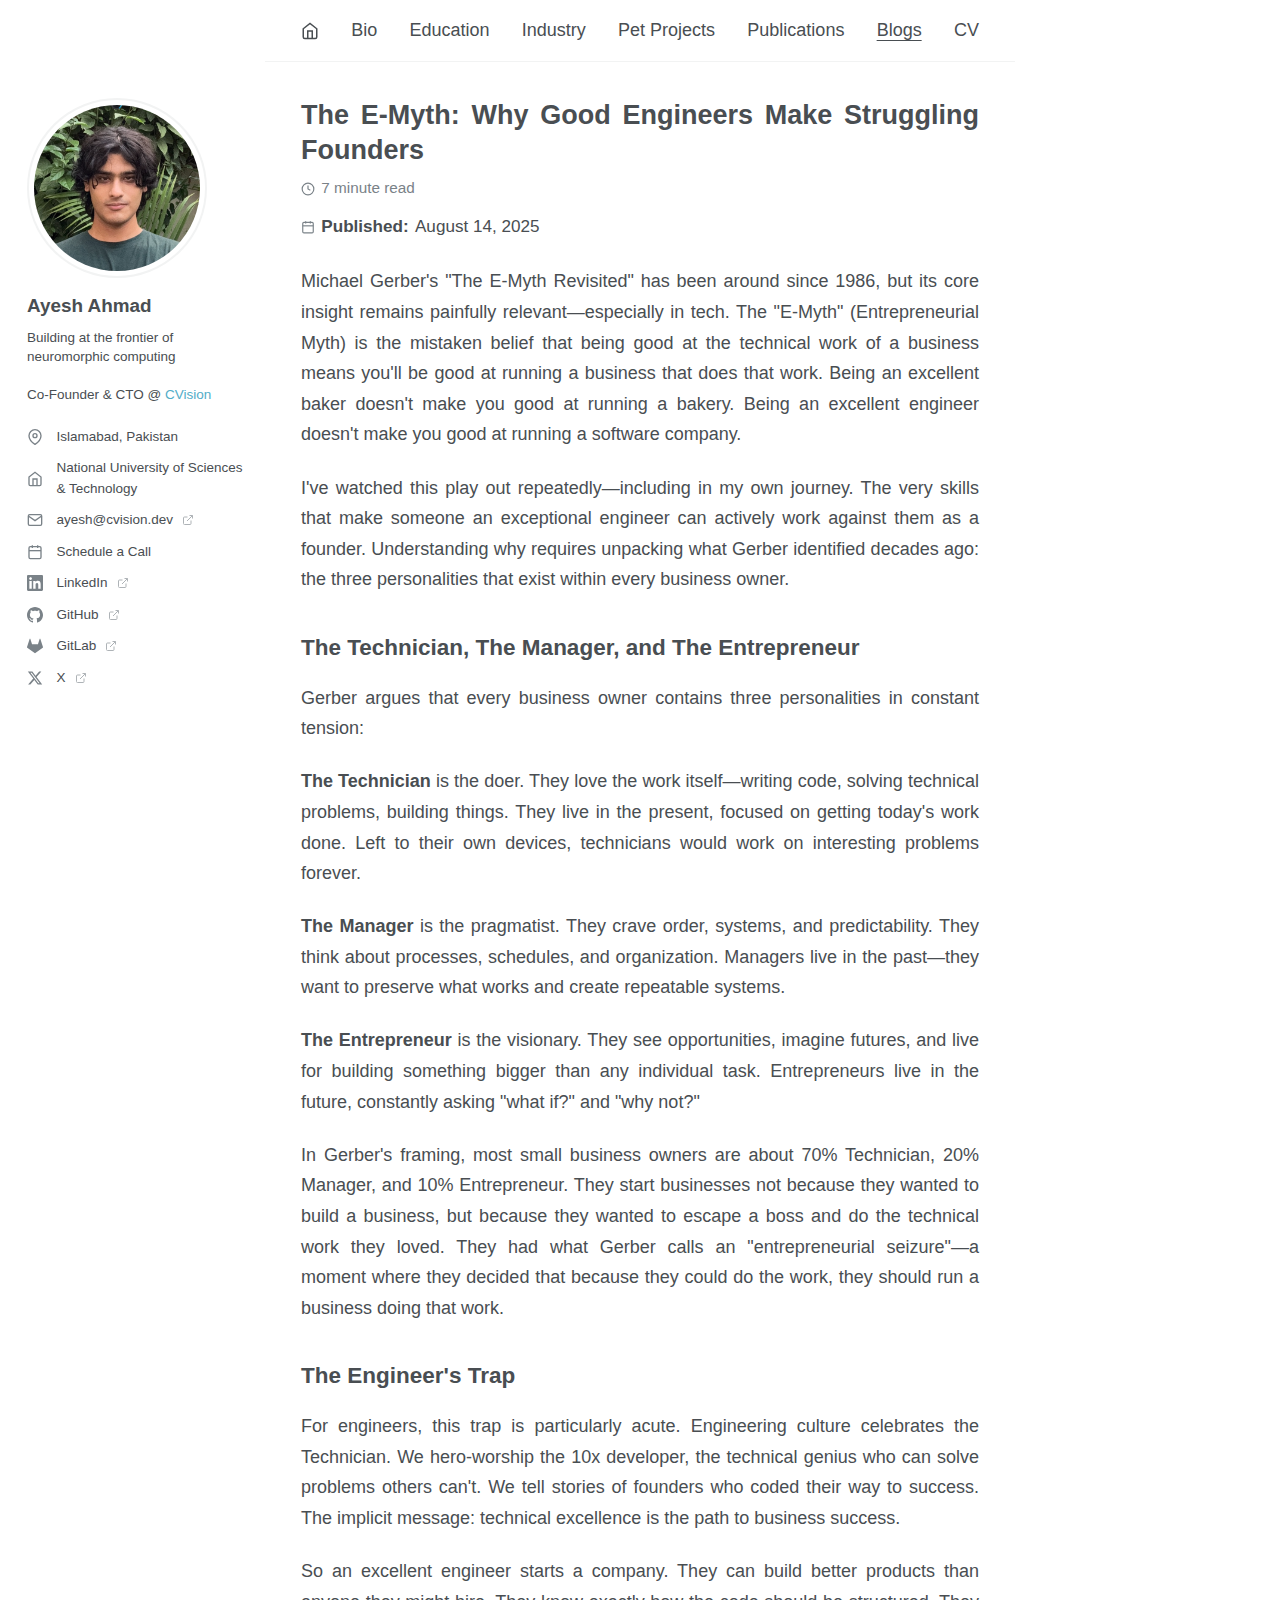
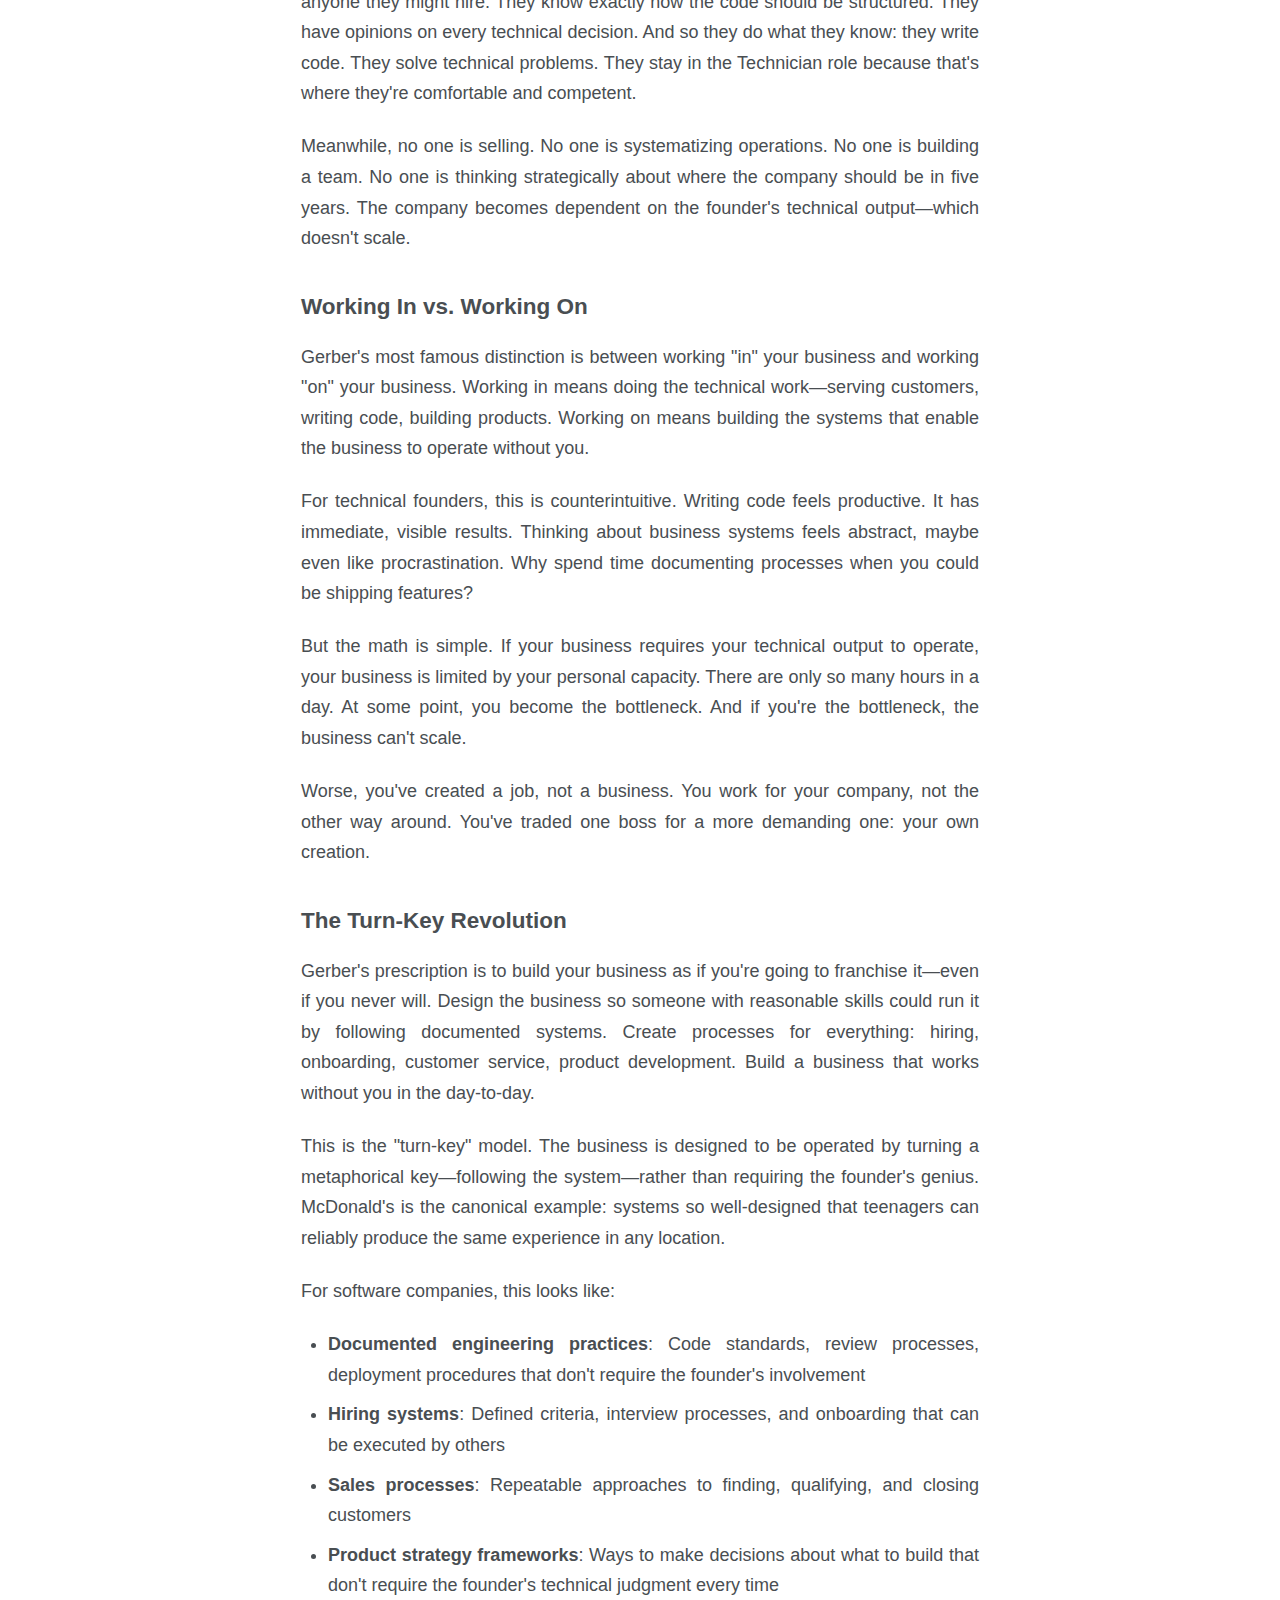
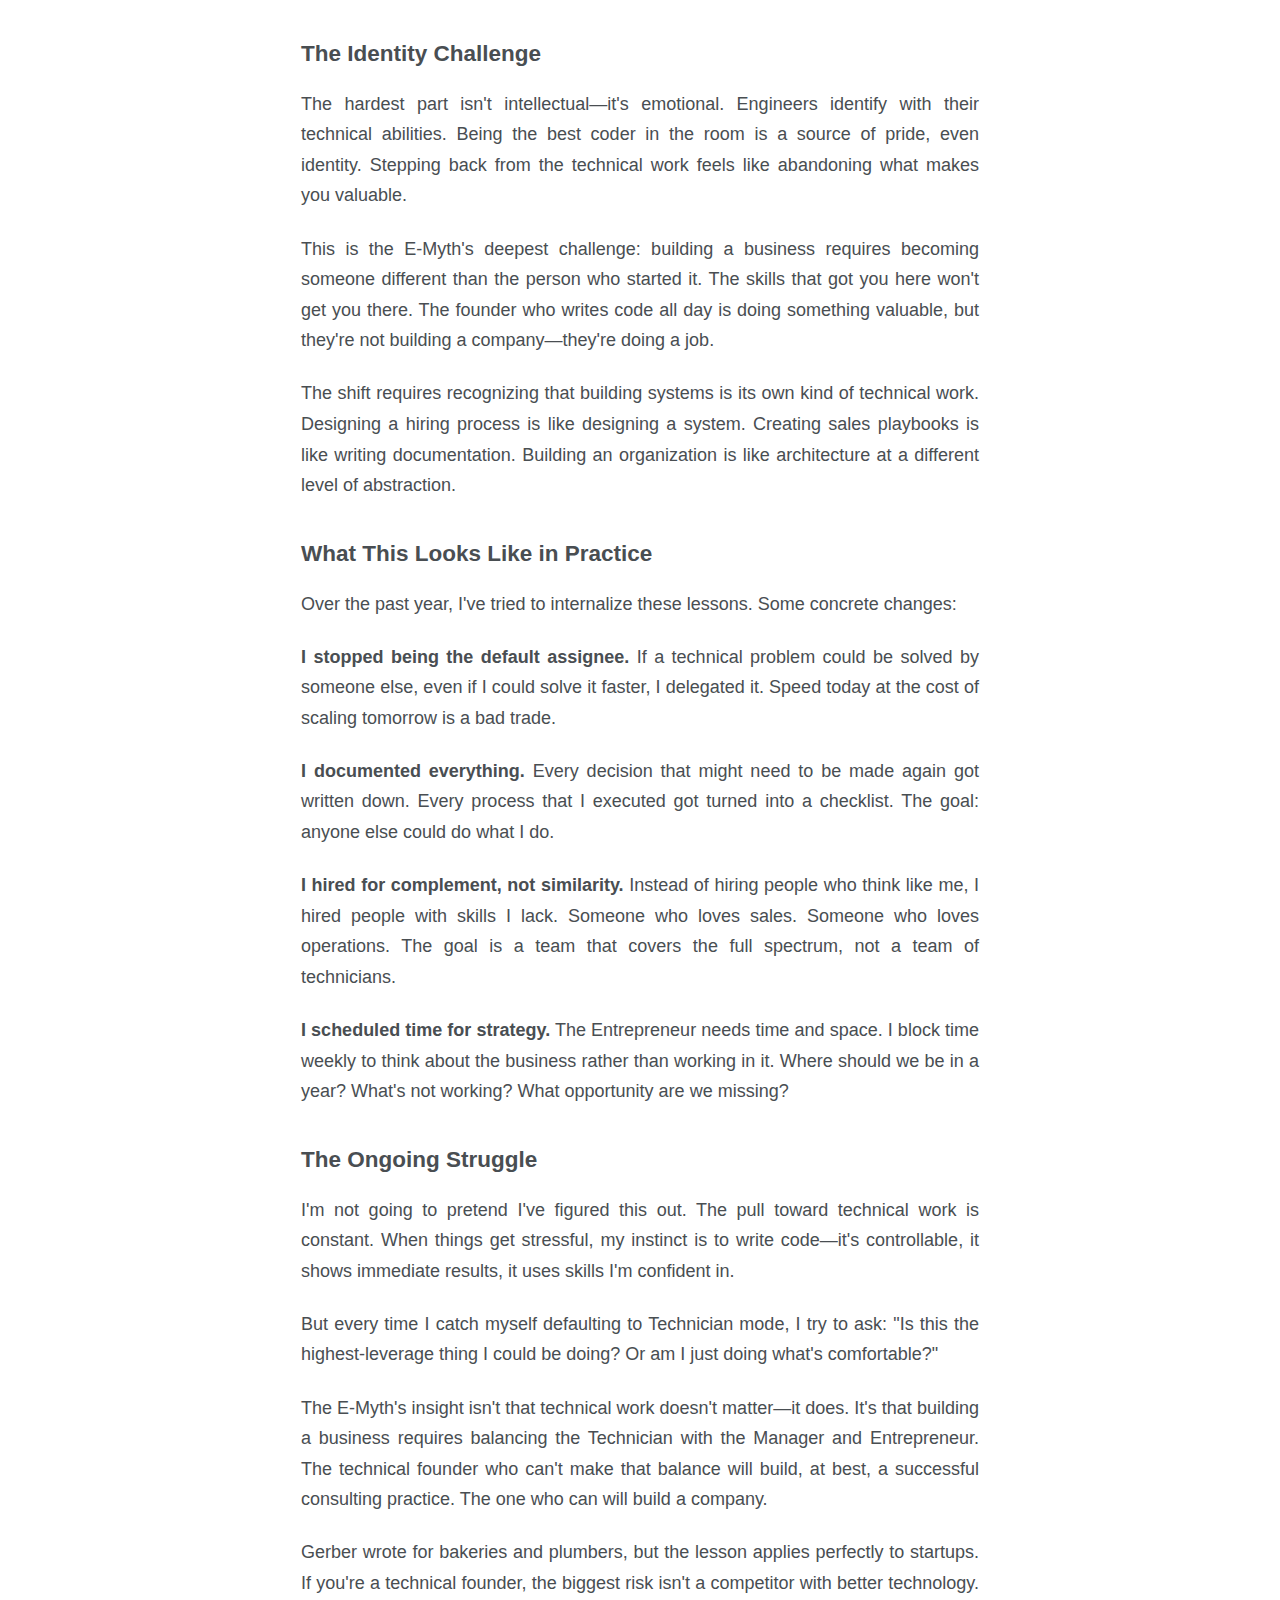
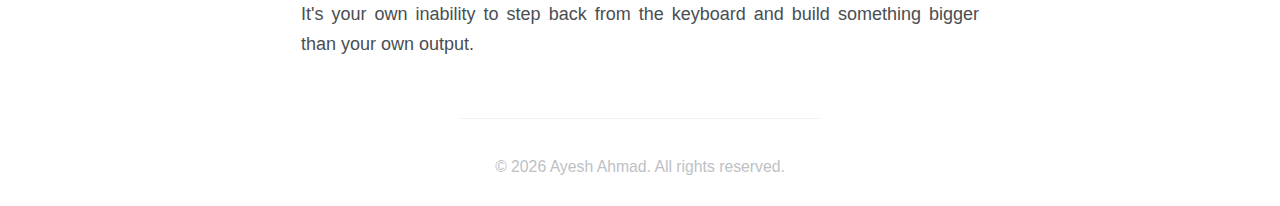
<file: blog/the-e-myth.html>
<!DOCTYPE html>
<html lang="en">
<head>
    <meta charset="UTF-8">
    <meta name="viewport" content="width=device-width, initial-scale=1.0">
    <meta name="description" content="Reflections on Michael Gerber's E-Myth and why technical founders often struggle with the transition from maker to manager to entrepreneur.">
    <meta name="author" content="Ayesh Ahmad">
    
    <!-- Open Graph / Social Media -->
    <meta property="og:type" content="article">
    <meta property="og:url" content="https://a-ayesh.github.io/blog/the-e-myth.html">
    <meta property="og:title" content="The E-Myth: Why Good Engineers Make Struggling Founders">
    <meta property="og:description" content="Reflections on why technical founders often struggle with the transition from maker to manager to entrepreneur.">
    <meta property="og:image" content="https://a-ayesh.github.io/images/profile.png">
    <meta property="article:published_time" content="2025-08-14">
    <meta property="article:author" content="Ayesh Ahmad">
    <meta name="twitter:card" content="summary">
    <meta name="twitter:creator" content="@aayeshahmadd">
    
    <title>The E-Myth: Why Good Engineers Make Struggling Founders - Ayesh Ahmad</title>
    <link rel="icon" href="../favicon.svg" type="image/svg+xml">
    <link rel="canonical" href="https://a-ayesh.github.io/blog/the-e-myth.html">
    <link rel="stylesheet" href="../styles.css">
</head>
<body>
    <!-- Sidebar -->
    <aside class="sidebar">
        <div class="sidebar-content">
            <div class="profile-picture">
                <img src="../images/profile.png" alt="Profile Picture" />
            </div>
            <h2 class="sidebar-name">Ayesh Ahmad</h2>
            <p class="sidebar-bio">Building at the frontier of neuromorphic computing <br><br>Co-Founder & CTO @ <a href="https://www.cvision.dev" target="_blank" rel="noopener noreferrer">CVision</a></p>
            <ul class="contact-list">
                <li>
                    <svg class="icon" width="16" height="16" viewBox="0 0 24 24" fill="none" stroke="currentColor" stroke-width="2">
                        <path d="M21 10c0 7-9 13-9 13s-9-6-9-13a9 9 0 0 1 18 0z"></path>
                        <circle cx="12" cy="10" r="3"></circle>
                    </svg>
                    <span>Islamabad, Pakistan</span>
                </li>
                <li>
                    <svg class="icon" width="16" height="16" viewBox="0 0 24 24" fill="none" stroke="currentColor" stroke-width="2">
                        <path d="M3 9l9-7 9 7v11a2 2 0 0 1-2 2H5a2 2 0 0 1-2-2z"></path>
                        <polyline points="9 22 9 12 15 12 15 22"></polyline>
                    </svg>
                    <span>National University of Sciences & Technology</span>
                </li>
                <li>
                    <a href="mailto:ayesh@cvision.dev" target="_blank" rel="noopener noreferrer" class="contact-link">
                        <svg class="icon" width="16" height="16" viewBox="0 0 24 24" fill="none" stroke="currentColor" stroke-width="2">
                            <path d="M4 4h16c1.1 0 2 .9 2 2v12c0 1.1-.9 2-2 2H4c-1.1 0-2-.9-2-2V6c0-1.1.9-2 2-2z"></path>
                            <polyline points="22,6 12,13 2,6"></polyline>
                        </svg>
                        <span>ayesh@cvision.dev</span>
                        <svg class="external-icon" width="12" height="12" viewBox="0 0 24 24" fill="none" stroke="currentColor" stroke-width="2">
                            <path d="M18 13v6a2 2 0 0 1-2 2H5a2 2 0 0 1-2-2V8a2 2 0 0 1 2-2h6"></path>
                            <polyline points="15 3 21 3 21 9"></polyline>
                            <line x1="10" y1="14" x2="21" y2="3"></line>
                        </svg>
                    </a>
                </li>
                <li>
                    <a href="#" class="contact-link calendly-link">
                        <svg class="icon" width="16" height="16" viewBox="0 0 24 24" fill="none" stroke="currentColor" stroke-width="2">
                            <rect x="3" y="4" width="18" height="18" rx="2" ry="2"></rect>
                            <line x1="16" y1="2" x2="16" y2="6"></line>
                            <line x1="8" y1="2" x2="8" y2="6"></line>
                            <line x1="3" y1="10" x2="21" y2="10"></line>
                        </svg>
                        <span>Schedule a Call</span>
                    </a>
                </li>
                <li>
                    <a href="https://www.linkedin.com/in/ayesh-ahmad" target="_blank" rel="noopener noreferrer" class="contact-link">
                        <svg class="icon" width="16" height="16" viewBox="0 0 24 24" fill="currentColor">
                            <path d="M20.447 20.452h-3.554v-5.569c0-1.328-.027-3.037-1.852-3.037-1.853 0-2.136 1.445-2.136 2.939v5.667H9.351V9h3.414v1.561h.046c.477-.9 1.637-1.85 3.37-1.85 3.601 0 4.267 2.37 4.267 5.455v6.286zM5.337 7.433c-1.144 0-2.063-.926-2.063-2.065 0-1.138.92-2.063 2.063-2.063 1.14 0 2.064.925 2.064 2.063 0 1.139-.925 2.065-2.064 2.065zm1.782 13.019H3.555V9h3.564v11.452zM22.225 0H1.771C.792 0 0 .774 0 1.729v20.542C0 23.227.792 24 1.771 24h20.451C23.2 24 24 23.227 24 22.271V1.729C24 .774 23.2 0 22.222 0h.003z"/>
                        </svg>
                        <span>LinkedIn</span>
                        <svg class="external-icon" width="12" height="12" viewBox="0 0 24 24" fill="none" stroke="currentColor" stroke-width="2">
                            <path d="M18 13v6a2 2 0 0 1-2 2H5a2 2 0 0 1-2-2V8a2 2 0 0 1 2-2h6"></path>
                            <polyline points="15 3 21 3 21 9"></polyline>
                            <line x1="10" y1="14" x2="21" y2="3"></line>
                        </svg>
                    </a>
                </li>
                <li>
                    <a href="https://github.com/a-ayesh" target="_blank" rel="noopener noreferrer" class="contact-link">
                        <svg class="icon" width="16" height="16" viewBox="0 0 24 24" fill="currentColor">
                            <path d="M12 0c-6.626 0-12 5.373-12 12 0 5.302 3.438 9.8 8.207 11.387.599.111.793-.261.793-.577v-2.234c-3.338.726-4.033-1.416-4.033-1.416-.546-1.387-1.333-1.756-1.333-1.756-1.089-.745.083-.729.083-.729 1.205.084 1.839 1.237 1.839 1.237 1.07 1.834 2.807 1.304 3.492.997.107-.775.418-1.305.762-1.604-2.665-.305-5.467-1.334-5.467-5.931 0-1.311.469-2.381 1.236-3.221-.124-.303-.535-1.524.117-3.176 0 0 1.008-.322 3.301 1.23.957-.266 1.983-.399 3.003-.404 1.02.005 2.047.138 3.006.404 2.291-1.552 3.297-1.23 3.297-1.23.653 1.653.242 2.874.118 3.176.77.84 1.235 1.911 1.235 3.221 0 4.609-2.807 5.624-5.479 5.921.43.372.823 1.102.823 2.222v3.293c0 .319.192.694.801.576 4.765-1.589 8.199-6.086 8.199-11.386 0-6.627-5.373-12-12-12z"/>
                        </svg>
                        <span>GitHub</span>
                        <svg class="external-icon" width="12" height="12" viewBox="0 0 24 24" fill="none" stroke="currentColor" stroke-width="2">
                            <path d="M18 13v6a2 2 0 0 1-2 2H5a2 2 0 0 1-2-2V8a2 2 0 0 1 2-2h6"></path>
                            <polyline points="15 3 21 3 21 9"></polyline>
                            <line x1="10" y1="14" x2="21" y2="3"></line>
                        </svg>
                    </a>
                </li>
                <li>
                    <a href="https://gitlab.com/a-ayesh" target="_blank" rel="noopener noreferrer" class="contact-link">
                        <svg class="icon" width="16" height="16" viewBox="0 0 24 24" fill="currentColor">
                            <path d="M23.955 13.587l-1.342-4.135-2.664-8.189c-.135-.423-.73-.423-.867 0L16.418 9.45H7.582L4.919 1.263c-.135-.423-.73-.423-.867 0L1.388 9.452.046 13.587c-.121.375.014.789.331 1.023L12 23.054l11.623-8.443c.318-.235.453-.647.332-1.024"/>
                        </svg>
                        <span>GitLab</span>
                        <svg class="external-icon" width="12" height="12" viewBox="0 0 24 24" fill="none" stroke="currentColor" stroke-width="2">
                            <path d="M18 13v6a2 2 0 0 1-2 2H5a2 2 0 0 1-2-2V8a2 2 0 0 1 2-2h6"></path>
                            <polyline points="15 3 21 3 21 9"></polyline>
                            <line x1="10" y1="14" x2="21" y2="3"></line>
                        </svg>
                    </a>
                </li>
                <li>
                    <a href="https://x.com/aayeshahmadd" target="_blank" rel="noopener noreferrer" class="contact-link">
                        <svg class="icon" width="16" height="16" viewBox="0 0 24 24" fill="currentColor">
                            <path d="M18.244 2.25h3.308l-7.227 8.26 8.502 11.24H16.17l-5.214-6.817L4.99 21.75H1.68l7.73-8.835L1.254 2.25H8.08l4.713 6.231zm-1.161 17.52h1.833L7.084 4.126H5.117z"/>
                        </svg>
                        <span>X</span>
                        <svg class="external-icon" width="12" height="12" viewBox="0 0 24 24" fill="none" stroke="currentColor" stroke-width="2">
                            <path d="M18 13v6a2 2 0 0 1-2 2H5a2 2 0 0 1-2-2V8a2 2 0 0 1 2-2h6"></path>
                            <polyline points="15 3 21 3 21 9"></polyline>
                            <line x1="10" y1="14" x2="21" y2="3"></line>
                        </svg>
                    </a>
                </li>
            </ul>
        </div>
    </aside>

    <!-- Main Content Area -->
    <div class="main-container">
        <!-- Navbar -->
        <nav class="navbar">
            <div class="navbar-content">
                <button class="menu-toggle" aria-label="Toggle Menu" aria-expanded="false">
                    <svg width="24" height="24" viewBox="0 0 24 24" fill="none" stroke="currentColor" stroke-width="2">
                        <line x1="3" y1="12" x2="21" y2="12"></line>
                        <line x1="3" y1="6" x2="21" y2="6"></line>
                        <line x1="3" y1="18" x2="21" y2="18"></line>
                    </svg>
                </button>
                <a href="../index.html" class="navbar-home-icon" title="Portfolio">
                    <svg width="18" height="18" viewBox="0 0 24 24" fill="none" stroke="currentColor" stroke-width="2">
                        <path d="M3 9l9-7 9 7v11a2 2 0 0 1-2 2H5a2 2 0 0 1-2-2z"></path>
                        <polyline points="9 22 9 12 15 12 15 22"></polyline>
                    </svg>
                </a>
                <div class="navbar-right">
                    <a href="../index.html" class="nav-link home-icon" title="Portfolio">
                        <svg width="18" height="18" viewBox="0 0 24 24" fill="none" stroke="currentColor" stroke-width="2">
                            <path d="M3 9l9-7 9 7v11a2 2 0 0 1-2 2H5a2 2 0 0 1-2-2z"></path>
                            <polyline points="9 22 9 12 15 12 15 22"></polyline>
                        </svg>
                    </a>
                    <a href="../bio.html" class="nav-link">Bio</a>
                    <a href="../education.html" class="nav-link">Education</a>
                    <a href="../industry.html" class="nav-link">Industry</a>
                    <a href="../pet-projects.html" class="nav-link">Pet Projects</a>
                    <a href="../publications.html" class="nav-link">Publications</a>
                    <a href="../blogs.html" class="nav-link active">Blogs</a>
                    <a href="../files/resume.pdf" class="nav-link" target="_blank" rel="noopener noreferrer">CV</a>
                </div>
            </div>
        </nav>

        <!-- Main Content -->
        <main class="content">
            <div class="blog-post-header">
                <h1 class="main-title">The E-Myth: Why Good Engineers Make Struggling Founders</h1>
                <div class="blog-post-meta">
                    <span class="blog-read-time">
                        <svg width="14" height="14" viewBox="0 0 24 24" fill="none" stroke="currentColor" stroke-width="2">
                            <circle cx="12" cy="12" r="10"></circle>
                            <polyline points="12 6 12 12 16 14"></polyline>
                        </svg>
                        7 minute read
                    </span>
                </div>
                <div class="blog-post-date">
                    <svg width="14" height="14" viewBox="0 0 24 24" fill="none" stroke="currentColor" stroke-width="2">
                        <rect x="3" y="4" width="18" height="18" rx="2" ry="2"></rect>
                        <line x1="16" y1="2" x2="16" y2="6"></line>
                        <line x1="8" y1="2" x2="8" y2="6"></line>
                        <line x1="3" y1="10" x2="21" y2="10"></line>
                    </svg>
                    <strong>Published:</strong> August 14, 2025
                </div>
            </div>

            <div class="blog-post-content">
                <p>Michael Gerber's "The E-Myth Revisited" has been around since 1986, but its core insight remains painfully relevant—especially in tech. The "E-Myth" (Entrepreneurial Myth) is the mistaken belief that being good at the technical work of a business means you'll be good at running a business that does that work. Being an excellent baker doesn't make you good at running a bakery. Being an excellent engineer doesn't make you good at running a software company.</p>

                <p>I've watched this play out repeatedly—including in my own journey. The very skills that make someone an exceptional engineer can actively work against them as a founder. Understanding why requires unpacking what Gerber identified decades ago: the three personalities that exist within every business owner.</p>

                <h2>The Technician, The Manager, and The Entrepreneur</h2>

                <p>Gerber argues that every business owner contains three personalities in constant tension:</p>

                <p><strong>The Technician</strong> is the doer. They love the work itself—writing code, solving technical problems, building things. They live in the present, focused on getting today's work done. Left to their own devices, technicians would work on interesting problems forever.</p>

                <p><strong>The Manager</strong> is the pragmatist. They crave order, systems, and predictability. They think about processes, schedules, and organization. Managers live in the past—they want to preserve what works and create repeatable systems.</p>

                <p><strong>The Entrepreneur</strong> is the visionary. They see opportunities, imagine futures, and live for building something bigger than any individual task. Entrepreneurs live in the future, constantly asking "what if?" and "why not?"</p>

                <p>In Gerber's framing, most small business owners are about 70% Technician, 20% Manager, and 10% Entrepreneur. They start businesses not because they wanted to build a business, but because they wanted to escape a boss and do the technical work they loved. They had what Gerber calls an "entrepreneurial seizure"—a moment where they decided that because they could do the work, they should run a business doing that work.</p>

                <h2>The Engineer's Trap</h2>

                <p>For engineers, this trap is particularly acute. Engineering culture celebrates the Technician. We hero-worship the 10x developer, the technical genius who can solve problems others can't. We tell stories of founders who coded their way to success. The implicit message: technical excellence is the path to business success.</p>

                <p>So an excellent engineer starts a company. They can build better products than anyone they might hire. They know exactly how the code should be structured. They have opinions on every technical decision. And so they do what they know: they write code. They solve technical problems. They stay in the Technician role because that's where they're comfortable and competent.</p>

                <p>Meanwhile, no one is selling. No one is systematizing operations. No one is building a team. No one is thinking strategically about where the company should be in five years. The company becomes dependent on the founder's technical output—which doesn't scale.</p>

                <h2>Working In vs. Working On</h2>

                <p>Gerber's most famous distinction is between working "in" your business and working "on" your business. Working in means doing the technical work—serving customers, writing code, building products. Working on means building the systems that enable the business to operate without you.</p>

                <p>For technical founders, this is counterintuitive. Writing code feels productive. It has immediate, visible results. Thinking about business systems feels abstract, maybe even like procrastination. Why spend time documenting processes when you could be shipping features?</p>

                <p>But the math is simple. If your business requires your technical output to operate, your business is limited by your personal capacity. There are only so many hours in a day. At some point, you become the bottleneck. And if you're the bottleneck, the business can't scale.</p>

                <p>Worse, you've created a job, not a business. You work for your company, not the other way around. You've traded one boss for a more demanding one: your own creation.</p>

                <h2>The Turn-Key Revolution</h2>

                <p>Gerber's prescription is to build your business as if you're going to franchise it—even if you never will. Design the business so someone with reasonable skills could run it by following documented systems. Create processes for everything: hiring, onboarding, customer service, product development. Build a business that works without you in the day-to-day.</p>

                <p>This is the "turn-key" model. The business is designed to be operated by turning a metaphorical key—following the system—rather than requiring the founder's genius. McDonald's is the canonical example: systems so well-designed that teenagers can reliably produce the same experience in any location.</p>

                <p>For software companies, this looks like:</p>

                <ul>
                    <li><strong>Documented engineering practices</strong>: Code standards, review processes, deployment procedures that don't require the founder's involvement</li>
                    <li><strong>Hiring systems</strong>: Defined criteria, interview processes, and onboarding that can be executed by others</li>
                    <li><strong>Sales processes</strong>: Repeatable approaches to finding, qualifying, and closing customers</li>
                    <li><strong>Product strategy frameworks</strong>: Ways to make decisions about what to build that don't require the founder's technical judgment every time</li>
                </ul>

                <h2>The Identity Challenge</h2>

                <p>The hardest part isn't intellectual—it's emotional. Engineers identify with their technical abilities. Being the best coder in the room is a source of pride, even identity. Stepping back from the technical work feels like abandoning what makes you valuable.</p>

                <p>This is the E-Myth's deepest challenge: building a business requires becoming someone different than the person who started it. The skills that got you here won't get you there. The founder who writes code all day is doing something valuable, but they're not building a company—they're doing a job.</p>

                <p>The shift requires recognizing that building systems is its own kind of technical work. Designing a hiring process is like designing a system. Creating sales playbooks is like writing documentation. Building an organization is like architecture at a different level of abstraction.</p>

                <h2>What This Looks Like in Practice</h2>

                <p>Over the past year, I've tried to internalize these lessons. Some concrete changes:</p>

                <p><strong>I stopped being the default assignee.</strong> If a technical problem could be solved by someone else, even if I could solve it faster, I delegated it. Speed today at the cost of scaling tomorrow is a bad trade.</p>

                <p><strong>I documented everything.</strong> Every decision that might need to be made again got written down. Every process that I executed got turned into a checklist. The goal: anyone else could do what I do.</p>

                <p><strong>I hired for complement, not similarity.</strong> Instead of hiring people who think like me, I hired people with skills I lack. Someone who loves sales. Someone who loves operations. The goal is a team that covers the full spectrum, not a team of technicians.</p>

                <p><strong>I scheduled time for strategy.</strong> The Entrepreneur needs time and space. I block time weekly to think about the business rather than working in it. Where should we be in a year? What's not working? What opportunity are we missing?</p>

                <h2>The Ongoing Struggle</h2>

                <p>I'm not going to pretend I've figured this out. The pull toward technical work is constant. When things get stressful, my instinct is to write code—it's controllable, it shows immediate results, it uses skills I'm confident in.</p>

                <p>But every time I catch myself defaulting to Technician mode, I try to ask: "Is this the highest-leverage thing I could be doing? Or am I just doing what's comfortable?"</p>

                <p>The E-Myth's insight isn't that technical work doesn't matter—it does. It's that building a business requires balancing the Technician with the Manager and Entrepreneur. The technical founder who can't make that balance will build, at best, a successful consulting practice. The one who can will build a company.</p>

                <p>Gerber wrote for bakeries and plumbers, but the lesson applies perfectly to startups. If you're a technical founder, the biggest risk isn't a competitor with better technology. It's your own inability to step back from the keyboard and build something bigger than your own output.</p>
            </div>
        </main>
        
        <!-- Footer -->
        <footer class="site-footer">
            <p>&copy; 2026 Ayesh Ahmad. All rights reserved.</p>
        </footer>
    </div>

    <script src="../script.js"></script>
</body>
</html>
</file>
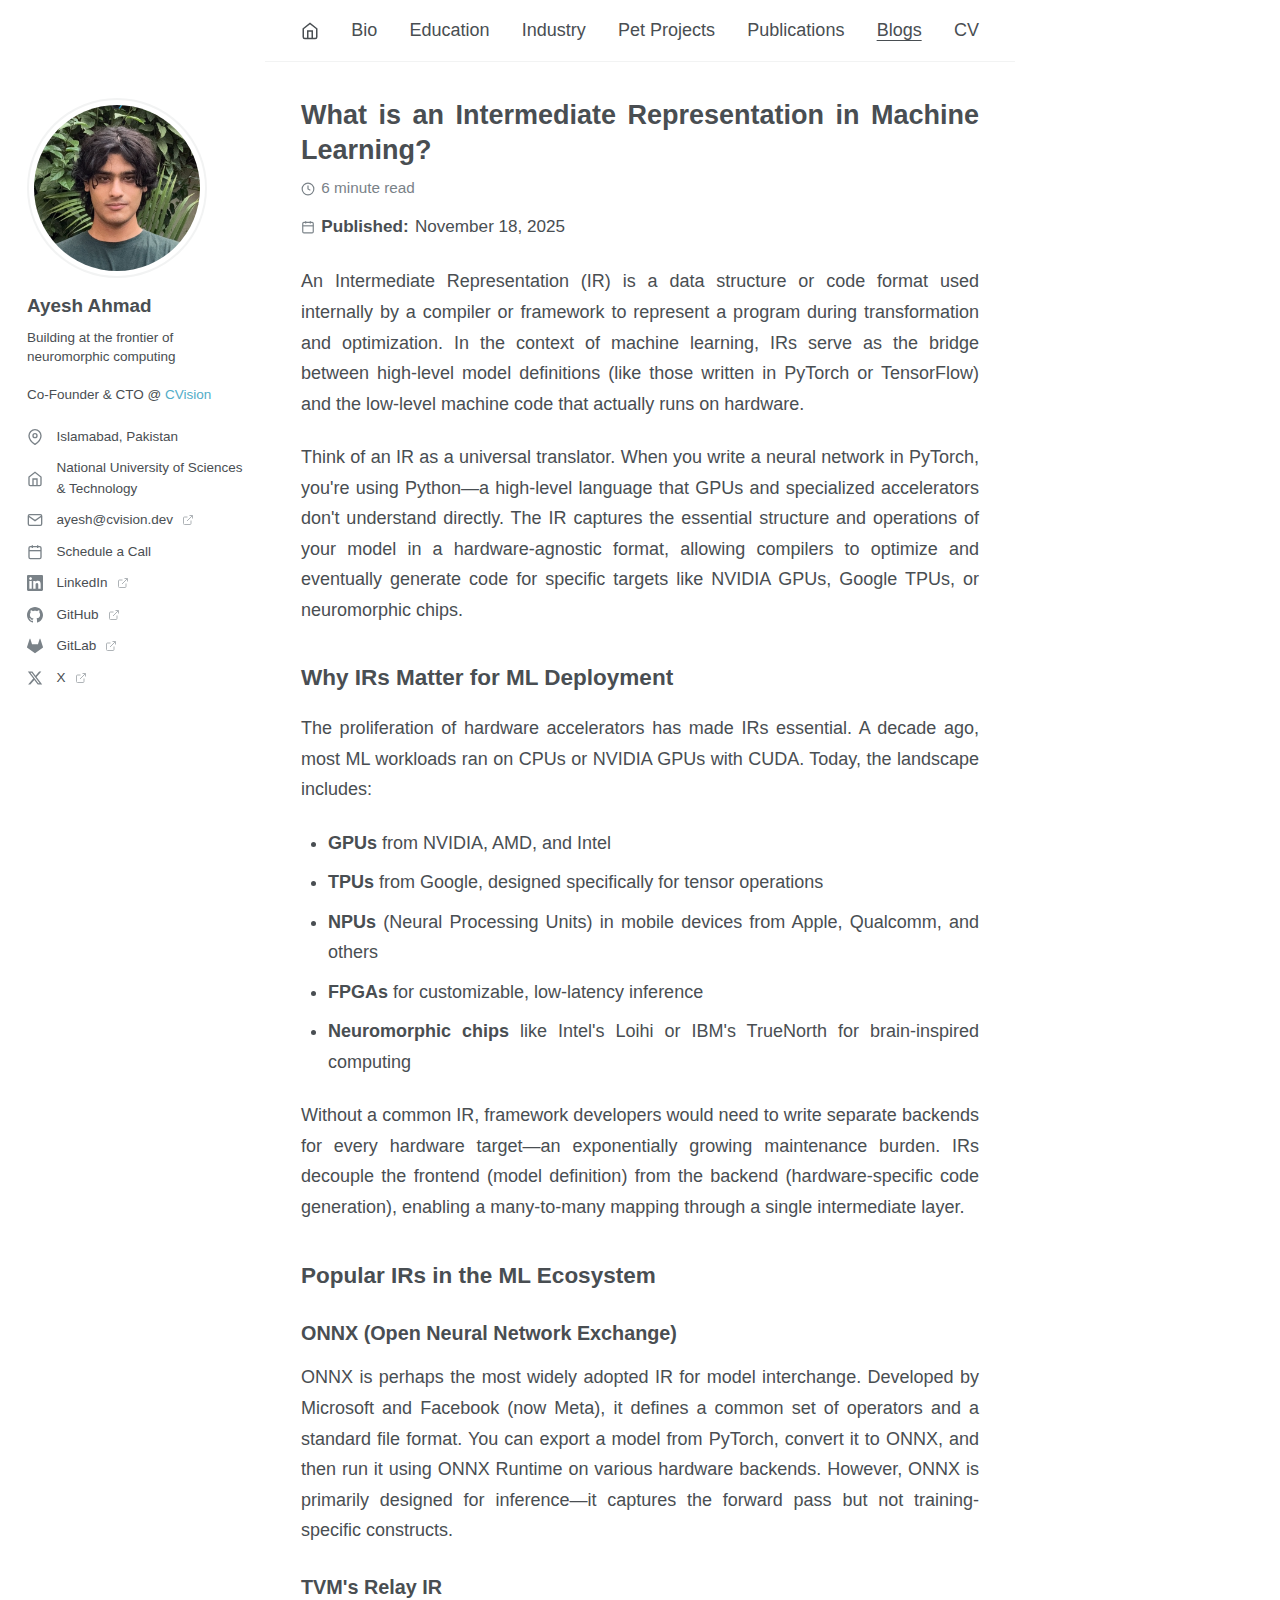
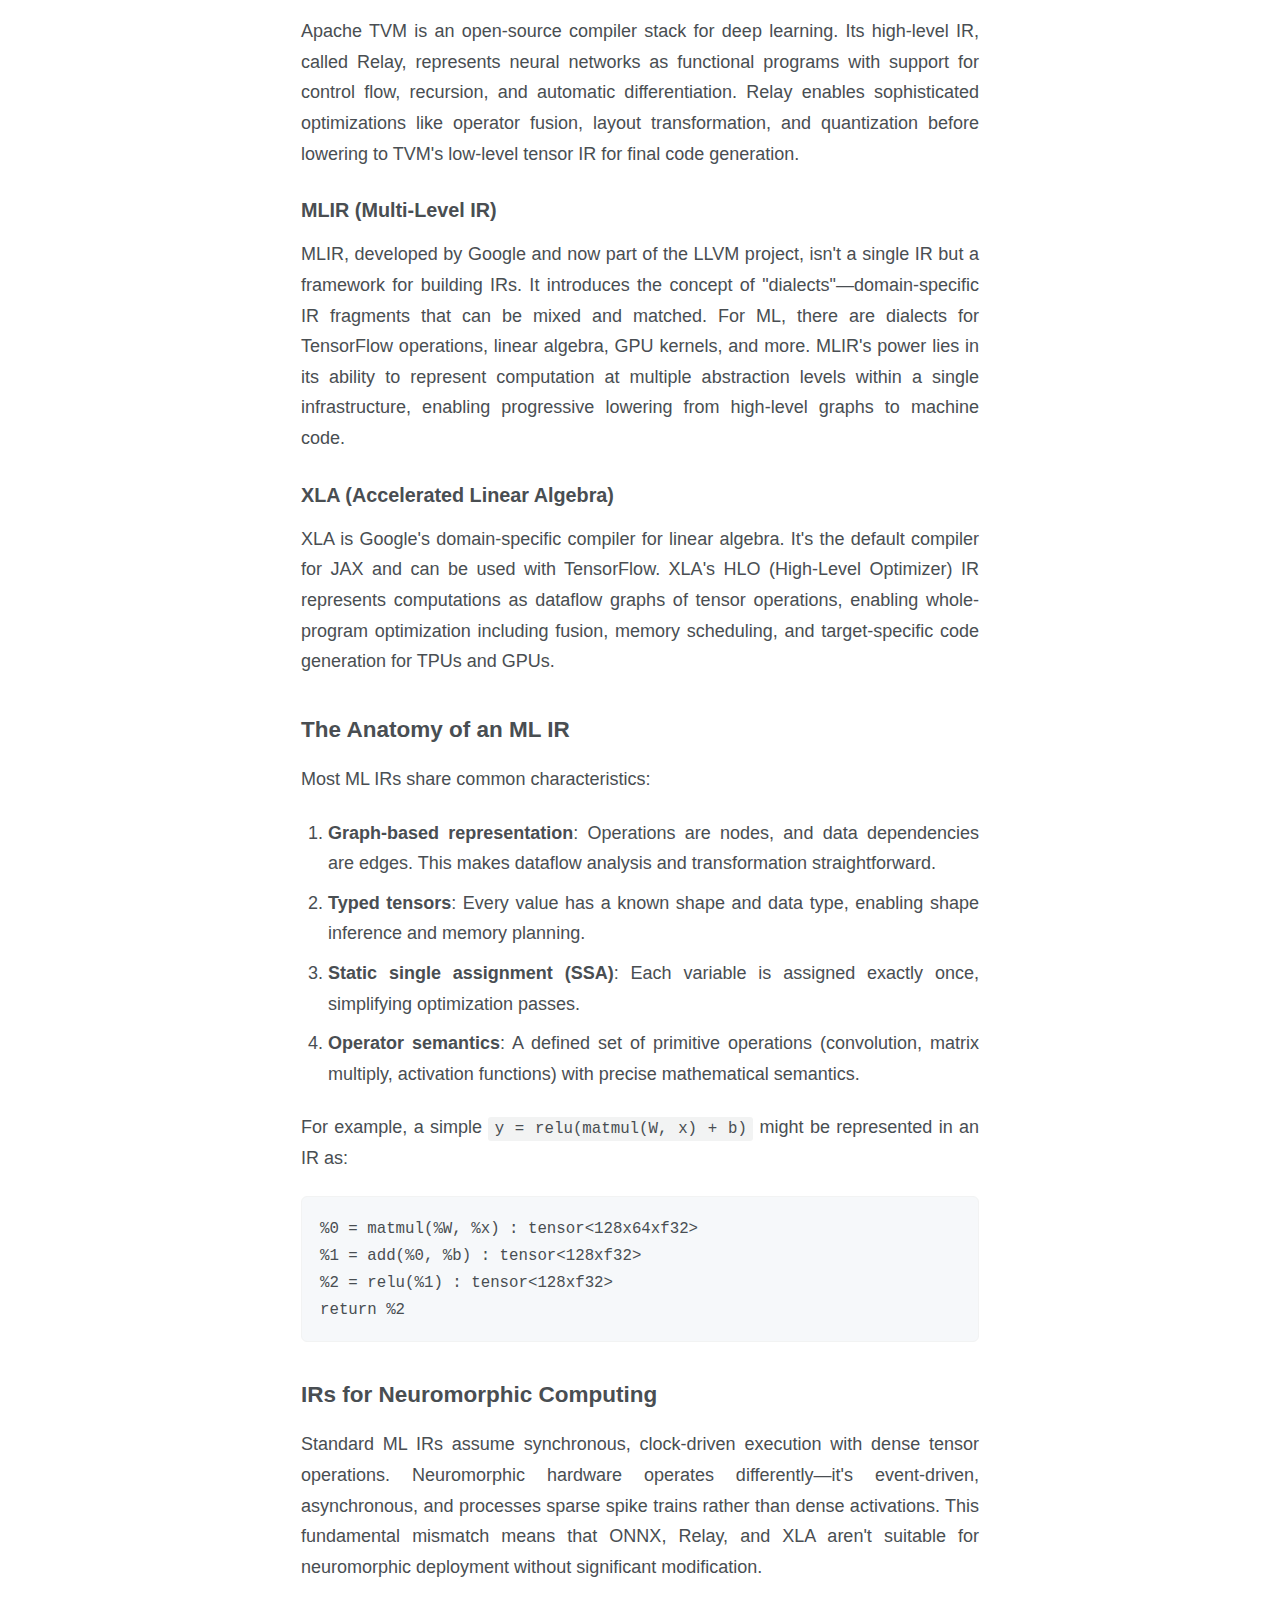
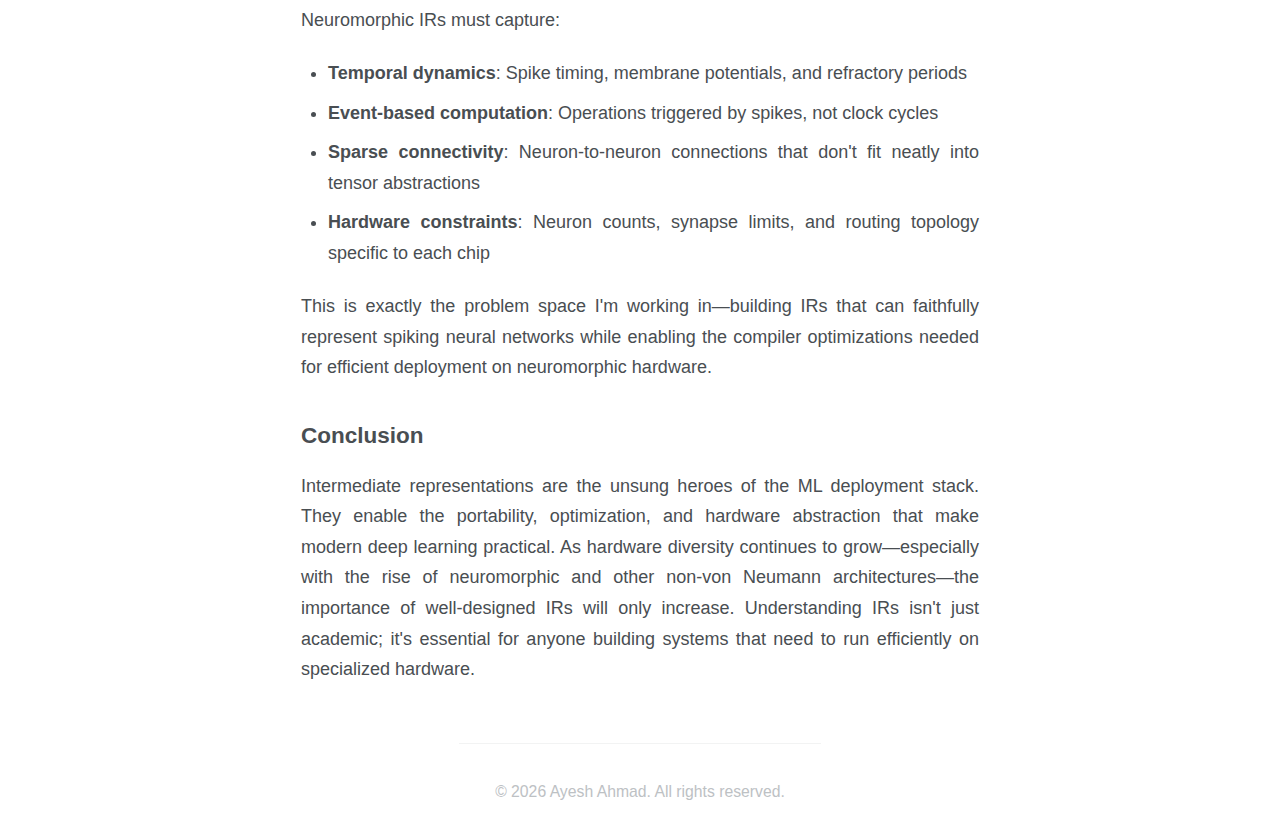
<file: blog/what-is-intermediate-representation.html>
<!DOCTYPE html>
<html lang="en">
<head>
    <meta charset="UTF-8">
    <meta name="viewport" content="width=device-width, initial-scale=1.0">
    <meta name="description" content="Understanding intermediate representations (IRs) in machine learning - the bridge between high-level ML frameworks and hardware-specific code generation.">
    <meta name="author" content="Ayesh Ahmad">
    
    <!-- Open Graph / Social Media -->
    <meta property="og:type" content="article">
    <meta property="og:url" content="https://a-ayesh.github.io/blog/what-is-intermediate-representation.html">
    <meta property="og:title" content="What is an Intermediate Representation in Machine Learning?">
    <meta property="og:description" content="Understanding the bridge between high-level ML frameworks and hardware-specific code generation.">
    <meta property="og:image" content="https://a-ayesh.github.io/images/profile.png">
    <meta property="article:published_time" content="2025-11-18">
    <meta property="article:author" content="Ayesh Ahmad">
    <meta name="twitter:card" content="summary">
    <meta name="twitter:creator" content="@aayeshahmadd">
    
    <title>What is an Intermediate Representation in Machine Learning? - Ayesh Ahmad</title>
    <link rel="icon" href="../favicon.svg" type="image/svg+xml">
    <link rel="canonical" href="https://a-ayesh.github.io/blog/what-is-intermediate-representation.html">
    <link rel="stylesheet" href="../styles.css">
</head>
<body>
    <!-- Sidebar -->
    <aside class="sidebar">
        <div class="sidebar-content">
            <div class="profile-picture">
                <img src="../images/profile.png" alt="Profile Picture" />
            </div>
            <h2 class="sidebar-name">Ayesh Ahmad</h2>
            <p class="sidebar-bio">Building at the frontier of neuromorphic computing <br><br>Co-Founder & CTO @ <a href="https://www.cvision.dev" target="_blank" rel="noopener noreferrer">CVision</a></p>
            <ul class="contact-list">
                <li>
                    <svg class="icon" width="16" height="16" viewBox="0 0 24 24" fill="none" stroke="currentColor" stroke-width="2">
                        <path d="M21 10c0 7-9 13-9 13s-9-6-9-13a9 9 0 0 1 18 0z"></path>
                        <circle cx="12" cy="10" r="3"></circle>
                    </svg>
                    <span>Islamabad, Pakistan</span>
                </li>
                <li>
                    <svg class="icon" width="16" height="16" viewBox="0 0 24 24" fill="none" stroke="currentColor" stroke-width="2">
                        <path d="M3 9l9-7 9 7v11a2 2 0 0 1-2 2H5a2 2 0 0 1-2-2z"></path>
                        <polyline points="9 22 9 12 15 12 15 22"></polyline>
                    </svg>
                    <span>National University of Sciences & Technology</span>
                </li>
                <li>
                    <a href="mailto:ayesh@cvision.dev" target="_blank" rel="noopener noreferrer" class="contact-link">
                        <svg class="icon" width="16" height="16" viewBox="0 0 24 24" fill="none" stroke="currentColor" stroke-width="2">
                            <path d="M4 4h16c1.1 0 2 .9 2 2v12c0 1.1-.9 2-2 2H4c-1.1 0-2-.9-2-2V6c0-1.1.9-2 2-2z"></path>
                            <polyline points="22,6 12,13 2,6"></polyline>
                        </svg>
                        <span>ayesh@cvision.dev</span>
                        <svg class="external-icon" width="12" height="12" viewBox="0 0 24 24" fill="none" stroke="currentColor" stroke-width="2">
                            <path d="M18 13v6a2 2 0 0 1-2 2H5a2 2 0 0 1-2-2V8a2 2 0 0 1 2-2h6"></path>
                            <polyline points="15 3 21 3 21 9"></polyline>
                            <line x1="10" y1="14" x2="21" y2="3"></line>
                        </svg>
                    </a>
                </li>
                <li>
                    <a href="#" class="contact-link calendly-link">
                        <svg class="icon" width="16" height="16" viewBox="0 0 24 24" fill="none" stroke="currentColor" stroke-width="2">
                            <rect x="3" y="4" width="18" height="18" rx="2" ry="2"></rect>
                            <line x1="16" y1="2" x2="16" y2="6"></line>
                            <line x1="8" y1="2" x2="8" y2="6"></line>
                            <line x1="3" y1="10" x2="21" y2="10"></line>
                        </svg>
                        <span>Schedule a Call</span>
                    </a>
                </li>
                <li>
                    <a href="https://www.linkedin.com/in/ayesh-ahmad" target="_blank" rel="noopener noreferrer" class="contact-link">
                        <svg class="icon" width="16" height="16" viewBox="0 0 24 24" fill="currentColor">
                            <path d="M20.447 20.452h-3.554v-5.569c0-1.328-.027-3.037-1.852-3.037-1.853 0-2.136 1.445-2.136 2.939v5.667H9.351V9h3.414v1.561h.046c.477-.9 1.637-1.85 3.37-1.85 3.601 0 4.267 2.37 4.267 5.455v6.286zM5.337 7.433c-1.144 0-2.063-.926-2.063-2.065 0-1.138.92-2.063 2.063-2.063 1.14 0 2.064.925 2.064 2.063 0 1.139-.925 2.065-2.064 2.065zm1.782 13.019H3.555V9h3.564v11.452zM22.225 0H1.771C.792 0 0 .774 0 1.729v20.542C0 23.227.792 24 1.771 24h20.451C23.2 24 24 23.227 24 22.271V1.729C24 .774 23.2 0 22.222 0h.003z"/>
                        </svg>
                        <span>LinkedIn</span>
                        <svg class="external-icon" width="12" height="12" viewBox="0 0 24 24" fill="none" stroke="currentColor" stroke-width="2">
                            <path d="M18 13v6a2 2 0 0 1-2 2H5a2 2 0 0 1-2-2V8a2 2 0 0 1 2-2h6"></path>
                            <polyline points="15 3 21 3 21 9"></polyline>
                            <line x1="10" y1="14" x2="21" y2="3"></line>
                        </svg>
                    </a>
                </li>
                <li>
                    <a href="https://github.com/a-ayesh" target="_blank" rel="noopener noreferrer" class="contact-link">
                        <svg class="icon" width="16" height="16" viewBox="0 0 24 24" fill="currentColor">
                            <path d="M12 0c-6.626 0-12 5.373-12 12 0 5.302 3.438 9.8 8.207 11.387.599.111.793-.261.793-.577v-2.234c-3.338.726-4.033-1.416-4.033-1.416-.546-1.387-1.333-1.756-1.333-1.756-1.089-.745.083-.729.083-.729 1.205.084 1.839 1.237 1.839 1.237 1.07 1.834 2.807 1.304 3.492.997.107-.775.418-1.305.762-1.604-2.665-.305-5.467-1.334-5.467-5.931 0-1.311.469-2.381 1.236-3.221-.124-.303-.535-1.524.117-3.176 0 0 1.008-.322 3.301 1.23.957-.266 1.983-.399 3.003-.404 1.02.005 2.047.138 3.006.404 2.291-1.552 3.297-1.23 3.297-1.23.653 1.653.242 2.874.118 3.176.77.84 1.235 1.911 1.235 3.221 0 4.609-2.807 5.624-5.479 5.921.43.372.823 1.102.823 2.222v3.293c0 .319.192.694.801.576 4.765-1.589 8.199-6.086 8.199-11.386 0-6.627-5.373-12-12-12z"/>
                        </svg>
                        <span>GitHub</span>
                        <svg class="external-icon" width="12" height="12" viewBox="0 0 24 24" fill="none" stroke="currentColor" stroke-width="2">
                            <path d="M18 13v6a2 2 0 0 1-2 2H5a2 2 0 0 1-2-2V8a2 2 0 0 1 2-2h6"></path>
                            <polyline points="15 3 21 3 21 9"></polyline>
                            <line x1="10" y1="14" x2="21" y2="3"></line>
                        </svg>
                    </a>
                </li>
                <li>
                    <a href="https://gitlab.com/a-ayesh" target="_blank" rel="noopener noreferrer" class="contact-link">
                        <svg class="icon" width="16" height="16" viewBox="0 0 24 24" fill="currentColor">
                            <path d="M23.955 13.587l-1.342-4.135-2.664-8.189c-.135-.423-.73-.423-.867 0L16.418 9.45H7.582L4.919 1.263c-.135-.423-.73-.423-.867 0L1.388 9.452.046 13.587c-.121.375.014.789.331 1.023L12 23.054l11.623-8.443c.318-.235.453-.647.332-1.024"/>
                        </svg>
                        <span>GitLab</span>
                        <svg class="external-icon" width="12" height="12" viewBox="0 0 24 24" fill="none" stroke="currentColor" stroke-width="2">
                            <path d="M18 13v6a2 2 0 0 1-2 2H5a2 2 0 0 1-2-2V8a2 2 0 0 1 2-2h6"></path>
                            <polyline points="15 3 21 3 21 9"></polyline>
                            <line x1="10" y1="14" x2="21" y2="3"></line>
                        </svg>
                    </a>
                </li>
                <li>
                    <a href="https://x.com/aayeshahmadd" target="_blank" rel="noopener noreferrer" class="contact-link">
                        <svg class="icon" width="16" height="16" viewBox="0 0 24 24" fill="currentColor">
                            <path d="M18.244 2.25h3.308l-7.227 8.26 8.502 11.24H16.17l-5.214-6.817L4.99 21.75H1.68l7.73-8.835L1.254 2.25H8.08l4.713 6.231zm-1.161 17.52h1.833L7.084 4.126H5.117z"/>
                        </svg>
                        <span>X</span>
                        <svg class="external-icon" width="12" height="12" viewBox="0 0 24 24" fill="none" stroke="currentColor" stroke-width="2">
                            <path d="M18 13v6a2 2 0 0 1-2 2H5a2 2 0 0 1-2-2V8a2 2 0 0 1 2-2h6"></path>
                            <polyline points="15 3 21 3 21 9"></polyline>
                            <line x1="10" y1="14" x2="21" y2="3"></line>
                        </svg>
                    </a>
                </li>
            </ul>
        </div>
    </aside>

    <!-- Main Content Area -->
    <div class="main-container">
        <!-- Navbar -->
        <nav class="navbar">
            <div class="navbar-content">
                <button class="menu-toggle" aria-label="Toggle Menu" aria-expanded="false">
                    <svg width="24" height="24" viewBox="0 0 24 24" fill="none" stroke="currentColor" stroke-width="2">
                        <line x1="3" y1="12" x2="21" y2="12"></line>
                        <line x1="3" y1="6" x2="21" y2="6"></line>
                        <line x1="3" y1="18" x2="21" y2="18"></line>
                    </svg>
                </button>
                <a href="../index.html" class="navbar-home-icon" title="Portfolio">
                    <svg width="18" height="18" viewBox="0 0 24 24" fill="none" stroke="currentColor" stroke-width="2">
                        <path d="M3 9l9-7 9 7v11a2 2 0 0 1-2 2H5a2 2 0 0 1-2-2z"></path>
                        <polyline points="9 22 9 12 15 12 15 22"></polyline>
                    </svg>
                </a>
                <div class="navbar-right">
                    <a href="../index.html" class="nav-link home-icon" title="Portfolio">
                        <svg width="18" height="18" viewBox="0 0 24 24" fill="none" stroke="currentColor" stroke-width="2">
                            <path d="M3 9l9-7 9 7v11a2 2 0 0 1-2 2H5a2 2 0 0 1-2-2z"></path>
                            <polyline points="9 22 9 12 15 12 15 22"></polyline>
                        </svg>
                    </a>
                    <a href="../bio.html" class="nav-link">Bio</a>
                    <a href="../education.html" class="nav-link">Education</a>
                    <a href="../industry.html" class="nav-link">Industry</a>
                    <a href="../pet-projects.html" class="nav-link">Pet Projects</a>
                    <a href="../publications.html" class="nav-link">Publications</a>
                    <a href="../blogs.html" class="nav-link active">Blogs</a>
                    <a href="../files/resume.pdf" class="nav-link" target="_blank" rel="noopener noreferrer">CV</a>
                </div>
            </div>
        </nav>

        <!-- Main Content -->
        <main class="content">
            <div class="blog-post-header">
                <h1 class="main-title">What is an Intermediate Representation in Machine Learning?</h1>
                <div class="blog-post-meta">
                    <span class="blog-read-time">
                        <svg width="14" height="14" viewBox="0 0 24 24" fill="none" stroke="currentColor" stroke-width="2">
                            <circle cx="12" cy="12" r="10"></circle>
                            <polyline points="12 6 12 12 16 14"></polyline>
                        </svg>
                        6 minute read
                    </span>
                </div>
                <div class="blog-post-date">
                    <svg width="14" height="14" viewBox="0 0 24 24" fill="none" stroke="currentColor" stroke-width="2">
                        <rect x="3" y="4" width="18" height="18" rx="2" ry="2"></rect>
                        <line x1="16" y1="2" x2="16" y2="6"></line>
                        <line x1="8" y1="2" x2="8" y2="6"></line>
                        <line x1="3" y1="10" x2="21" y2="10"></line>
                    </svg>
                    <strong>Published:</strong> November 18, 2025
                </div>
            </div>

            <div class="blog-post-content">
                <p>An Intermediate Representation (IR) is a data structure or code format used internally by a compiler or framework to represent a program during transformation and optimization. In the context of machine learning, IRs serve as the bridge between high-level model definitions (like those written in PyTorch or TensorFlow) and the low-level machine code that actually runs on hardware.</p>

                <p>Think of an IR as a universal translator. When you write a neural network in PyTorch, you're using Python—a high-level language that GPUs and specialized accelerators don't understand directly. The IR captures the essential structure and operations of your model in a hardware-agnostic format, allowing compilers to optimize and eventually generate code for specific targets like NVIDIA GPUs, Google TPUs, or neuromorphic chips.</p>

                <h2>Why IRs Matter for ML Deployment</h2>

                <p>The proliferation of hardware accelerators has made IRs essential. A decade ago, most ML workloads ran on CPUs or NVIDIA GPUs with CUDA. Today, the landscape includes:</p>

                <ul>
                    <li><strong>GPUs</strong> from NVIDIA, AMD, and Intel</li>
                    <li><strong>TPUs</strong> from Google, designed specifically for tensor operations</li>
                    <li><strong>NPUs</strong> (Neural Processing Units) in mobile devices from Apple, Qualcomm, and others</li>
                    <li><strong>FPGAs</strong> for customizable, low-latency inference</li>
                    <li><strong>Neuromorphic chips</strong> like Intel's Loihi or IBM's TrueNorth for brain-inspired computing</li>
                </ul>

                <p>Without a common IR, framework developers would need to write separate backends for every hardware target—an exponentially growing maintenance burden. IRs decouple the frontend (model definition) from the backend (hardware-specific code generation), enabling a many-to-many mapping through a single intermediate layer.</p>

                <h2>Popular IRs in the ML Ecosystem</h2>

                <h3>ONNX (Open Neural Network Exchange)</h3>

                <p>ONNX is perhaps the most widely adopted IR for model interchange. Developed by Microsoft and Facebook (now Meta), it defines a common set of operators and a standard file format. You can export a model from PyTorch, convert it to ONNX, and then run it using ONNX Runtime on various hardware backends. However, ONNX is primarily designed for inference—it captures the forward pass but not training-specific constructs.</p>

                <h3>TVM's Relay IR</h3>

                <p>Apache TVM is an open-source compiler stack for deep learning. Its high-level IR, called Relay, represents neural networks as functional programs with support for control flow, recursion, and automatic differentiation. Relay enables sophisticated optimizations like operator fusion, layout transformation, and quantization before lowering to TVM's low-level tensor IR for final code generation.</p>

                <h3>MLIR (Multi-Level IR)</h3>

                <p>MLIR, developed by Google and now part of the LLVM project, isn't a single IR but a framework for building IRs. It introduces the concept of "dialects"—domain-specific IR fragments that can be mixed and matched. For ML, there are dialects for TensorFlow operations, linear algebra, GPU kernels, and more. MLIR's power lies in its ability to represent computation at multiple abstraction levels within a single infrastructure, enabling progressive lowering from high-level graphs to machine code.</p>

                <h3>XLA (Accelerated Linear Algebra)</h3>

                <p>XLA is Google's domain-specific compiler for linear algebra. It's the default compiler for JAX and can be used with TensorFlow. XLA's HLO (High-Level Optimizer) IR represents computations as dataflow graphs of tensor operations, enabling whole-program optimization including fusion, memory scheduling, and target-specific code generation for TPUs and GPUs.</p>

                <h2>The Anatomy of an ML IR</h2>

                <p>Most ML IRs share common characteristics:</p>

                <ol>
                    <li><strong>Graph-based representation</strong>: Operations are nodes, and data dependencies are edges. This makes dataflow analysis and transformation straightforward.</li>
                    <li><strong>Typed tensors</strong>: Every value has a known shape and data type, enabling shape inference and memory planning.</li>
                    <li><strong>Static single assignment (SSA)</strong>: Each variable is assigned exactly once, simplifying optimization passes.</li>
                    <li><strong>Operator semantics</strong>: A defined set of primitive operations (convolution, matrix multiply, activation functions) with precise mathematical semantics.</li>
                </ol>

                <p>For example, a simple <code>y = relu(matmul(W, x) + b)</code> might be represented in an IR as:</p>

                <pre><code>%0 = matmul(%W, %x) : tensor&lt;128x64xf32&gt;
%1 = add(%0, %b) : tensor&lt;128xf32&gt;
%2 = relu(%1) : tensor&lt;128xf32&gt;
return %2</code></pre>

                <h2>IRs for Neuromorphic Computing</h2>

                <p>Standard ML IRs assume synchronous, clock-driven execution with dense tensor operations. Neuromorphic hardware operates differently—it's event-driven, asynchronous, and processes sparse spike trains rather than dense activations. This fundamental mismatch means that ONNX, Relay, and XLA aren't suitable for neuromorphic deployment without significant modification.</p>

                <p>Neuromorphic IRs must capture:</p>

                <ul>
                    <li><strong>Temporal dynamics</strong>: Spike timing, membrane potentials, and refractory periods</li>
                    <li><strong>Event-based computation</strong>: Operations triggered by spikes, not clock cycles</li>
                    <li><strong>Sparse connectivity</strong>: Neuron-to-neuron connections that don't fit neatly into tensor abstractions</li>
                    <li><strong>Hardware constraints</strong>: Neuron counts, synapse limits, and routing topology specific to each chip</li>
                </ul>

                <p>This is exactly the problem space I'm working in—building IRs that can faithfully represent spiking neural networks while enabling the compiler optimizations needed for efficient deployment on neuromorphic hardware.</p>

                <h2>Conclusion</h2>

                <p>Intermediate representations are the unsung heroes of the ML deployment stack. They enable the portability, optimization, and hardware abstraction that make modern deep learning practical. As hardware diversity continues to grow—especially with the rise of neuromorphic and other non-von Neumann architectures—the importance of well-designed IRs will only increase. Understanding IRs isn't just academic; it's essential for anyone building systems that need to run efficiently on specialized hardware.</p>
            </div>
        </main>
        
        <!-- Footer -->
        <footer class="site-footer">
            <p>&copy; 2026 Ayesh Ahmad. All rights reserved.</p>
        </footer>
    </div>

    <script src="../script.js"></script>
</body>
</html>
</file>
<file: styles.css>
:root {
    --base-color: #7a8288;
    --bg-color: #fff;
    --border-color: #f2f3f3;
    --link-color: #52adc8;
    --link-color-hover: #2f7f93;
    --text-color: #494e52;
    --text-color-light: #bdc1c4;
    --masthead-link-color: #494e52;
    --masthead-link-color-hover: #5a6065;
    --container-width: 750px;
    --sidebar-width: 220px;
}

*, ::before, ::after {
    margin: 0;
    padding: 0;
    box-sizing: border-box;
}

::selection {
    color: #fff;
    background: #000;
}

html {
    font-size: 16px;
    text-size-adjust: 100%;
    background-color: var(--bg-color);
}

@media (min-width: 48em) {
    html {
        font-size: 18px;
    }
}

body {
    font-family: -apple-system, BlinkMacSystemFont, "Segoe UI", Roboto, "Helvetica Neue", Arial, sans-serif;
    color: var(--text-color);
    background-color: var(--bg-color);
    line-height: 1.5;
    overflow-x: hidden;
}

/* Mobile Layout (Default) */

.sidebar {
    padding: 2rem 1.5rem;
    background-color: var(--bg-color);
    border-bottom: 1px solid var(--border-color);
}

.sidebar-content {
    display: flex;
    flex-direction: column;
    align-items: center;
    text-align: center;
    max-width: 100%;
    margin: 0 auto;
}

.profile-picture {
    width: 150px;
    height: 150px;
    border-radius: 50%;
    overflow: hidden;
    margin-bottom: 1rem;
    background-color: var(--bg-color);
    padding: 5px;
    border: 2px solid var(--border-color);
    box-sizing: border-box;
}

.profile-picture img {
    width: 100%;
    height: 100%;
    object-fit: cover;
    display: block;
    border-radius: 50%;
}

.sidebar-name {
    font-size: 1.25rem;
    font-weight: bold;
    margin-bottom: 0.5rem;
    color: var(--text-color);
}

.sidebar-bio {
    font-size: 0.85rem;
    color: var(--text-color);
    margin-bottom: 1.5rem;
    line-height: 1.4;
}

.sidebar-bio a {
    color: var(--link-color);
    text-decoration: none;
    transition: color 0.2s;
}

.sidebar-bio a:hover {
    color: var(--link-color-hover);
    text-decoration: underline;
}

.contact-list {
    list-style: none;
    width: 100%;
    display: grid;
    grid-template-columns: repeat(auto-fit, minmax(140px, 1fr));
    gap: 0.75rem;
    text-align: left;
}

.contact-list li {
    margin-bottom: 0.625rem;
    display: flex;
    align-items: center;
    font-size: 0.75rem;
    color: var(--text-color);
}

.contact-link {
    display: flex;
    align-items: center;
    text-decoration: none;
    color: var(--text-color);
    font-size: 0.75rem;
    transition: color 0.2s;
}

.contact-link:hover {
    color: var(--link-color);
}

.contact-list .icon {
    margin-right: 0.75rem;
    flex-shrink: 0;
    color: var(--base-color);
    transition: color 0.2s;
}

.contact-link:hover .icon {
    color: var(--link-color);
}

.external-icon {
    margin-left: 0.5rem;
    flex-shrink: 0;
    opacity: 0.6;
    color: var(--base-color);
    transition: opacity 0.2s, color 0.2s;
}

.contact-link:hover .external-icon {
    opacity: 1;
    color: var(--link-color);
}

/* Calendly sidebar link */
.calendly-link {
    cursor: pointer;
}

.calendly-link:hover {
    color: var(--link-color);
}

/* Navbar */
.navbar {
    background-color: var(--bg-color);
    border-bottom: 1px solid var(--border-color);
    padding: 0.375rem 0;
    position: sticky;
    top: 0;
    z-index: 200;
}

.navbar-content {
    max-width: var(--container-width);
    margin: 0 auto;
    padding: 0.375rem 0.75rem;
    display: flex;
    justify-content: space-between;
    align-items: center;
}

.navbar-home-icon {
    display: flex;
    align-items: center;
    justify-content: center;
    padding: 0.25rem;
    color: var(--text-color);
    text-decoration: none;
    transition: color 0.2s;
}

.navbar-home-icon:hover {
    color: var(--masthead-link-color-hover);
}

.navbar-home-icon.active {
    color: var(--link-color);
}

.navbar-home-icon svg {
    display: block;
    width: 18px;
    height: 18px;
}

.menu-toggle {
    display: flex;
    background: none;
    border: none;
    cursor: pointer;
    color: var(--text-color);
    padding: 0.25rem;
}

.navbar-right {
    display: none; /* Hidden on mobile by default */
    position: absolute;
    top: 100%;
    left: 0;
    width: 100%;
    background-color: var(--bg-color);
    border-bottom: 1px solid var(--border-color);
    flex-direction: column;
    padding: 0.375rem 0.75rem;
    gap: 0;
}

.navbar-right.active {
    display: flex;
}

.nav-link {
    text-decoration: none;
    color: var(--masthead-link-color);
    font-size: 1rem;
    transition: color 0.2s;
    padding: 0.375rem 0;
    line-height: 1.4;
}

.navbar-right .nav-link {
    border-bottom: 1px solid var(--border-color);
    padding: 0.875rem 0;
    font-size: 1rem;
}

.navbar-right .nav-link:last-child {
    border-bottom: none;
}

.navbar-right .nav-link.home-icon {
    display: none;
}

.nav-link:hover {
    color: var(--masthead-link-color-hover);
}

.nav-link.active {
    text-decoration: underline;
    text-underline-offset: 4px;
}

.nav-link.home-icon {
    display: flex;
    align-items: center;
    justify-content: center;
}

.nav-link.home-icon svg {
    display: block;
}

.nav-link.home-icon.active {
    color: var(--link-color);
}

.nav-link.home-icon.active svg {
    color: var(--link-color);
}

/* Main Content */
.main-container {
    min-height: 100vh;
    display: flex;
    flex-direction: column;
}

.content {
    max-width: var(--container-width);
    margin: 0 auto;
    padding: 2rem 1.5rem;
    flex: 1;
    text-align: justify;
}

.main-title {
    font-size: 1.5rem;
    font-weight: bold;
    margin-bottom: 1.25rem;
    line-height: 1.3;
    color: var(--text-color);
    text-align: justify;
}

.main-title .section-title-link {
    font-size: inherit;
    font-weight: inherit;
    line-height: inherit;
}

.content p {
    margin-bottom: 1.25rem;
    font-size: 1rem;
    line-height: 1.6;
    color: var(--text-color);
    text-align: justify;
}

.content ul {
    margin-bottom: 1.25rem;
    padding-left: 1.5rem;
    text-align: justify;
}

.content li {
    margin-bottom: 0.5rem;
    font-size: 1rem;
    line-height: 1.6;
    color: var(--text-color);
    text-align: justify;
}

.content a {
    color: var(--link-color);
    text-decoration: none;
}

.content a:hover {
    color: var(--link-color-hover);
    text-decoration: underline;
}

.section-title {
    font-size: 1.35rem;
    font-weight: bold;
    margin-top: 1.75rem;
    margin-bottom: 1.25rem;
    color: var(--text-color);
    text-align: justify;
}

.section-title-link {
    display: inline-flex;
    align-items: center;
    gap: 0.5rem;
    text-decoration: none;
    color: var(--text-color) !important;
    transition: color 0.2s;
}

.section-title-link:hover {
    color: var(--link-color) !important;
    text-decoration: none;
}

.section-title-link .external-icon {
    opacity: 0.6;
    color: var(--base-color);
    transition: opacity 0.2s, color 0.2s;
}

.section-title-link:hover .external-icon {
    opacity: 1;
    color: var(--link-color);
}

/* Education Page Styles */
.education-item {
    margin-bottom: 2rem;
}

.education-institution {
    font-size: 1.2rem;
    font-weight: bold;
    margin-bottom: 0.5rem;
    color: var(--text-color);
    text-align: justify;
}

.education-degree {
    font-size: 1rem;
    font-weight: 500;
    margin-bottom: 0.25rem;
    color: var(--text-color);
    text-align: justify;
}

.education-details {
    font-size: 0.95rem;
    color: var(--base-color);
    margin-bottom: 1rem;
    text-align: justify;
}

.stat-item {
    font-size: 0.95rem;
    margin-bottom: 0.5rem;
    color: var(--text-color);
    text-align: justify;
}

.stat-item strong {
    font-weight: 600;
}

.education-section {
    margin-top: 1.5rem;
}

.education-subtitle {
    font-size: 1.1rem;
    font-weight: 600;
    margin-bottom: 0.75rem;
    color: var(--text-color);
    text-align: justify;
}

.coursework {
    font-size: 0.95rem;
    line-height: 1.6;
    color: var(--text-color);
    margin-bottom: 1rem;
    text-align: justify;
}

.coursework sup {
    font-size: 0.75em;
    vertical-align: super;
    line-height: 0;
    font-weight: bold;
    color: var(--text-color);
}

/* Publications Page Styles */
.publication-item {
    margin-bottom: 2rem;
}

.publication-title {
    font-size: 1.1rem;
    font-weight: bold;
    margin-bottom: 0.5rem;
    color: var(--text-color);
    text-align: justify;
    line-height: 1.4;
}

.publication-authors {
    font-size: 0.95rem;
    margin-bottom: 0.25rem;
    color: var(--text-color);
    text-align: justify;
}

.publication-venue {
    font-size: 0.95rem;
    color: var(--base-color);
    margin-bottom: 0.75rem;
    text-align: justify;
}

.publication-venue em {
    font-style: italic;
}

.publication-description {
    font-size: 0.95rem;
    line-height: 1.6;
    color: var(--text-color);
    margin-bottom: 1rem;
    text-align: justify;
}

/* Projects Page Styles */
.project-disclaimer {
    font-size: 0.95rem;
    color: var(--base-color);
    margin-bottom: 2rem;
    padding-bottom: 1rem;
    border-bottom: 1px solid var(--border-color);
    text-align: justify;
}

.project-list {
    margin-top: 1rem;
}

.project-item {
    margin-bottom: 0.25rem;
}

.project-content {
    display: flex;
    flex-direction: column;
    gap: 0.75rem;
    align-items: flex-start;
}

.project-logo {
    width: 60px;
    height: 60px;
    border-radius: 4px;
    object-fit: cover;
    background-color: var(--border-color);
    padding: 0;
    flex-shrink: 0;
}

.project-text {
    flex: 1;
}

.project-title {
    font-size: 1.1rem;
    font-weight: bold;
    margin-bottom: 0.5rem;
    color: var(--text-color);
    text-align: justify;
    line-height: 1.4;
}

.project-description {
    font-size: 0.95rem;
    line-height: 1.6;
    color: var(--text-color);
    margin-bottom: 1rem;
    text-align: justify;
}

/* Blog Page Styles */
.blog-empty {
    color: var(--base-color);
    font-style: italic;
}

.blog-year-section {
    margin-bottom: 2.5rem;
}

.blog-year {
    font-size: 1.1rem;
    font-weight: normal;
    color: var(--base-color);
    margin-bottom: 0.75rem;
    padding-bottom: 0.5rem;
    border-bottom: 1px solid var(--border-color);
}

.blog-post {
    margin-bottom: 2rem;
}

.blog-post-title {
    font-size: 1.1rem;
    font-weight: bold;
    margin-bottom: 0.25rem;
    line-height: 1.4;
}

.blog-post-title a {
    color: var(--link-color);
    text-decoration: none;
    transition: color 0.2s;
}

.blog-post-title a:hover {
    color: var(--link-color-hover);
    text-decoration: underline;
}

.blog-post-meta {
    display: flex;
    align-items: center;
    gap: 1rem;
    margin-bottom: 0.5rem;
}

.blog-read-time {
    display: flex;
    align-items: center;
    gap: 0.35rem;
    font-size: 0.85rem;
    color: var(--base-color);
}

.blog-read-time svg {
    flex-shrink: 0;
}

.blog-post-date {
    display: flex;
    align-items: center;
    gap: 0.35rem;
    font-size: 0.95rem;
    color: var(--text-color);
    margin-bottom: 0.75rem;
}

.blog-post-date svg {
    flex-shrink: 0;
    color: var(--base-color);
}

.blog-post-date strong {
    font-weight: 600;
}

.blog-post-excerpt {
    font-size: 0.95rem;
    line-height: 1.6;
    color: var(--text-color);
    margin-bottom: 0;
    text-align: justify;
}

/* Blog Post Full Page Styles */
.blog-post-header {
    margin-bottom: 1.5rem;
}

.blog-post-header .main-title {
    margin-bottom: 0.5rem;
}

.blog-post-header .blog-post-meta {
    margin-bottom: 0.75rem;
}

.blog-post-content h2 {
    font-size: 1.25rem;
    font-weight: bold;
    margin-top: 2rem;
    margin-bottom: 1rem;
    color: var(--text-color);
}

.blog-post-content h3 {
    font-size: 1.1rem;
    font-weight: 600;
    margin-top: 1.5rem;
    margin-bottom: 0.75rem;
    color: var(--text-color);
}

.blog-post-content p {
    margin-bottom: 1.25rem;
    font-size: 1rem;
    line-height: 1.7;
    color: var(--text-color);
    text-align: justify;
}

.blog-post-content ol,
.blog-post-content ul {
    margin-bottom: 1.25rem;
    padding-left: 1.5rem;
}

.blog-post-content li {
    margin-bottom: 0.5rem;
    font-size: 1rem;
    line-height: 1.7;
    color: var(--text-color);
}

.blog-post-content code {
    font-family: "SF Mono", Monaco, "Cascadia Code", "Roboto Mono", Consolas, monospace;
    font-size: 0.875em;
    background-color: var(--border-color);
    padding: 0.2em 0.4em;
    border-radius: 3px;
    color: var(--text-color);
}

.blog-post-content pre {
    background-color: #f6f8fa;
    border: 1px solid var(--border-color);
    border-radius: 6px;
    padding: 1rem;
    overflow-x: auto;
    margin-bottom: 1.25rem;
}

.blog-post-content pre code {
    background-color: transparent;
    padding: 0;
    font-size: 0.875rem;
    line-height: 1.5;
}

.blog-post-content blockquote {
    border-left: 4px solid var(--link-color);
    padding-left: 1rem;
    margin: 1.25rem 0;
    color: var(--base-color);
    font-style: italic;
}

/* Timeline Styles */
.timeline {
    margin-top: 1rem;
}

.timeline-item {
    display: flex;
    flex-direction: column;
    gap: 0.5rem;
    margin-bottom: 2rem;
    position: relative;
    padding-left: 1.5rem;
}

.timeline-date {
    font-size: 0.85rem;
    font-weight: 600;
    color: var(--base-color);
}

.timeline-marker {
    position: absolute;
    left: 0;
    top: 0;
    bottom: 0;
    width: 2px;
    background-color: var(--border-color);
}

.timeline-dot {
    position: absolute;
    left: -5px;
    top: 0.5rem;
    width: 12px;
    height: 12px;
    background-color: var(--base-color);
    border-radius: 50%;
    border: 2px solid var(--bg-color);
    z-index: 1;
    position: relative;
}

.timeline-line {
    position: absolute;
    top: 0.9rem;
    left: 50%;
    transform: translateX(-50%);
    width: 2px;
    height: calc(100% - 0.9rem + 1.5rem + 0.4rem);
    background-color: var(--border-color);
}

.timeline-item:last-child .timeline-line {
    display: none;
}

.timeline-logo {
    width: 60px;
    height: 60px;
    border-radius: 4px;
    object-fit: contain;
    background-color: var(--border-color);
    padding: 0;
    flex-shrink: 0;
}

.timeline-content {
    display: flex;
    flex-direction: column;
    gap: 0.75rem;
    align-items: flex-start;
}

.timeline-text {
    flex: 1;
}

.timeline-title {
    font-size: 1rem;
    font-weight: 600;
    color: var(--text-color);
    margin-bottom: 0.15rem;
    line-height: 1.4;
}

.timeline-title a {
    color: var(--link-color);
    text-decoration: none;
}

.timeline-title a:hover {
    text-decoration: underline;
    color: var(--link-color-hover);
}

.timeline-role {
    font-size: 0.9rem;
    color: var(--base-color);
    margin-bottom: 0.35rem;
}

.timeline-description {
    font-size: 0.9rem;
    line-height: 1.5;
    color: var(--text-color);
    text-align: justify;
}

.timeline-description a {
    color: var(--link-color);
    text-decoration: none;
}

.timeline-description a:hover {
    text-decoration: underline;
    color: var(--link-color-hover);
}

/* Desktop Overrides (>= 768px) */
@media (min-width: 768px) {
    .navbar {
        padding: 1rem 0;
    }

    .navbar-content {
        padding: 0.75rem 2rem;
    }
    
    .nav-link {
        font-size: 1rem;
        padding: 0;
    }
    
    .navbar-right .nav-link {
        border-bottom: none;
        padding: 0;
    }
    
    .navbar-right .nav-link.home-icon {
        display: flex;
    }
    
    .navbar-home-icon {
        display: none;
    }

    .menu-toggle {
        display: none;
    }

    .navbar-right {
        display: flex;
        position: static;
        flex-direction: row;
        width: 100%;
        padding: 0;
        border: none;
        justify-content: space-between;
        gap: 0;
    }

    .content {
        padding: 2rem;
    }

    .timeline-item {
        display: grid;
        grid-template-columns: 100px 10px 1fr;
        gap: 0.75rem;
        margin-bottom: 1.5rem;
        align-items: start;
        padding-left: 0;
    }

    .timeline-date {
        font-size: 0.85rem;
        color: var(--base-color);
        text-align: right;
        padding-top: 0.15rem;
        white-space: nowrap;
        font-weight: normal;
    }

    .timeline-marker {
        display: flex;
        flex-direction: column;
        align-items: center;
        position: relative;
        height: 100%;
        width: auto;
        background: none;
    }

    .timeline-dot {
        width: 12px;
        height: 12px;
        margin-top: 0.4rem;
        left: auto;
        top: auto;
        position: relative;
        border: 2px solid var(--bg-color);
    }

    .timeline-line {
        position: absolute;
        top: 0.9rem;
        left: 50%;
        transform: translateX(-50%);
        width: 2px;
        height: calc(100% - 0.9rem + 1.5rem + 0.4rem);
        background-color: var(--border-color);
    }

    .timeline-content {
        display: flex;
        gap: 0.75rem;
        align-items: flex-start;
        flex-direction: row;
    }

    .timeline-logo {
        width: 80px;
        height: 80px;
    }

    .project-content {
        display: flex;
        flex-direction: row;
        gap: 0.75rem;
        align-items: flex-start;
    }

    .project-logo {
        width: 80px;
        height: 80px;
    }
}

/* Large Desktop Overrides (>= 1200px) */
@media (min-width: 1200px) {
    body {
        display: flex;
        justify-content: center;
    }

    .sidebar {
        position: fixed;
        right: calc(50% + 375px);
        top: 0;
        width: auto;
        height: 100vh;
        background-color: var(--bg-color);
        overflow-y: auto;
        padding: 0 1rem 2rem 1rem;
        z-index: 100;
        border-bottom: none;
    }

    .sidebar-content {
        display: flex;
        flex-direction: column;
        align-items: flex-start;
        text-align: left;
        max-width: 220px;
    }

    .profile-picture {
        width: 180px;
        height: 180px;
        margin-top: calc(53px + 2rem + 0.5rem);
        margin-bottom: 0.75rem;
        margin-left: 0;
        margin-right: 0;
    }

    .sidebar-name {
        font-size: 1.05rem;
    }

    .sidebar-bio {
        font-size: 0.75rem;
        margin-bottom: 1.25rem;
    }

    .contact-list {
        display: block;
        width: 100%;
        text-align: left;
    }

    .contact-list li {
        margin-bottom: 0.625rem;
    }

    .contact-list .icon {
        margin-right: 0.75rem;
    }

    .external-icon {
        margin-left: 0.5rem;
    }

    .main-container {
        width: var(--container-width);
        margin-left: 0;
    }
    
    .navbar-content {
        max-width: var(--container-width);
        padding: 0 2rem;
    }
}

/* Footer */
.site-footer {
    max-width: var(--container-width);
    margin: 0 auto;
    padding: 2rem 2rem 1.5rem;
    border-top: 1px solid var(--border-color);
    text-align: center;
}

.site-footer p {
    margin: 0;
    font-size: 0.875rem;
    color: var(--text-color-light);
}

@media (max-width: 768px) {
    .content {
        text-align: left;
    }
    
    .content p,
    .content li,
    .timeline-description,
    .main-title,
    .section-title,
    .education-institution,
    .education-degree,
    .education-details,
    .education-subtitle,
    .coursework,
    .publication-title,
    .publication-authors,
    .publication-venue,
    .publication-description,
    .project-disclaimer,
    .project-title,
    .project-description,
    .blog-post-excerpt {
        text-align: left;
    }
    
    .site-footer {
        padding: 1.5rem 1rem 1rem;
    }
}
</file>
